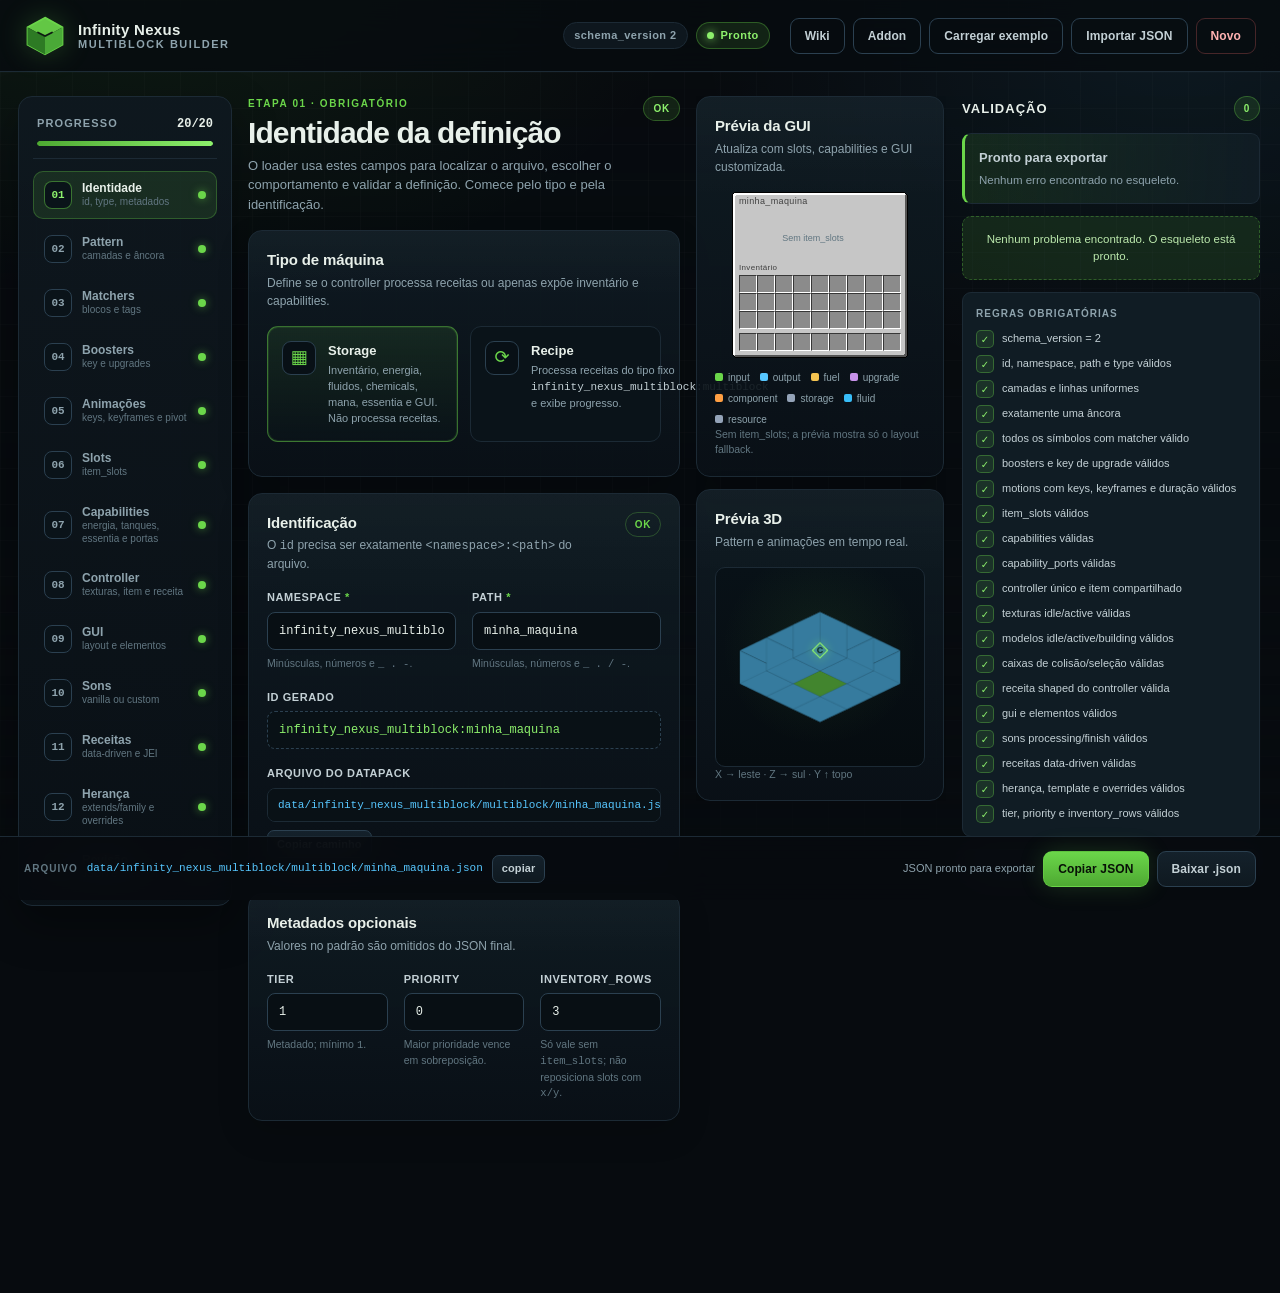
<file: docks/builder/index.html>
<!DOCTYPE html>
<html lang="pt-BR">
<head>
  <meta charset="utf-8">
  <meta name="viewport" content="width=device-width, initial-scale=1">
  <meta name="description" content="Builder visual de multiblocos data-driven do Infinity Nexus Multiblock, schema_version 2.">
  <title>Infinity Nexus · Multiblock Builder</title>
  <link rel="stylesheet" href="styles.css">
</head>
<body>
  <div class="app-backdrop" aria-hidden="true"></div>

  <header class="app-header">
    <a class="brand" href="#" aria-label="Infinity Nexus Multiblock Builder">
      <span class="brand-mark" aria-hidden="true">
        <svg viewBox="0 0 48 48" role="img">
          <path d="M24 3 44 14v20L24 45 4 34V14Z" fill="#0d1a12" stroke="#6bd64a" stroke-width="2"></path>
          <path d="M24 3 44 14 24 25 4 14Z" fill="#6bd64a" opacity="0.92"></path>
          <path d="M4 14 24 25v20L4 34Z" fill="#2d7a24"></path>
          <path d="M44 14 24 25v20l20-11Z" fill="#4aa937"></path>
          <path d="M16 20 24 24l8-4" fill="none" stroke="#0d1a12" stroke-width="2" stroke-linecap="round"></path>
        </svg>
      </span>
      <span class="brand-copy">
        <strong>Infinity Nexus</strong>
        <small>Multiblock Builder</small>
      </span>
    </a>

    <div class="header-meta">
      <span class="pill pill-muted">schema_version 2</span>
      <span class="pill pill-status" id="statusPill" data-tone="ok">Pronto</span>
    </div>

    <div class="header-actions">
      <a class="btn btn-ghost" href="../wiki/index.html" title="Wiki do desenvolvedor">Wiki</a>
      <a class="btn btn-ghost" href="../wiki/addons.html" title="Guia para criar addons de recursos">Addon</a>
      <button type="button" class="btn btn-ghost" id="loadExampleBtn">Carregar exemplo</button>
      <button type="button" class="btn btn-ghost" id="importBtn">Importar JSON</button>
      <button type="button" class="btn btn-ghost btn-danger" id="resetBtn">Novo</button>
    </div>
  </header>

  <div class="app-shell">
    <nav class="step-nav" id="stepNav" aria-label="Etapas do builder"></nav>

    <main class="workspace" id="workspace">
      <div class="workspace-main">
        <div class="banner banner-import" id="importBanner" role="status" hidden></div>

      <section class="view" data-view="identity" aria-labelledby="identityTitle">
        <div class="view-head">
          <div>
            <p class="eyebrow">Etapa 01 · obrigatório</p>
            <h1 id="identityTitle">Identidade da definição</h1>
            <p class="view-subtitle">O loader usa estes campos para localizar o arquivo, escolher o comportamento e validar a definição. Comece pelo tipo e pela identificação.</p>
          </div>
          <span class="badge badge-neutral" id="identityBadge">Pendente</span>
        </div>

        <div class="panel">
          <div class="panel-head">
            <div>
              <h2>Tipo de máquina</h2>
              <p class="panel-subtitle">Define se o controller processa receitas ou apenas expõe inventário e capabilities.</p>
            </div>
          </div>

          <div class="type-options" role="radiogroup" aria-label="Tipo da máquina">
            <label class="type-card">
              <input type="radio" name="multiblockType" value="storage" data-bind="type">
              <span class="type-card-body">
                <span class="type-icon" aria-hidden="true">▦</span>
                <span>
                  <strong>Storage</strong>
                  <small>Inventário, energia, fluidos, chemicals, mana, essentia e GUI. Não processa receitas.</small>
                </span>
              </span>
            </label>
            <label class="type-card">
              <input type="radio" name="multiblockType" value="recipe" data-bind="type">
              <span class="type-card-body">
                <span class="type-icon" aria-hidden="true">⟳</span>
                <span>
                  <strong>Recipe</strong>
                  <small>Processa receitas do tipo fixo <code>infinity_nexus_multiblock:multiblock</code> e exibe progresso.</small>
                </span>
              </span>
            </label>
          </div>

        </div>

        <div class="panel">
          <div class="panel-head">
            <div>
              <h2>Identificação</h2>
              <p class="panel-subtitle">O <code>id</code> precisa ser exatamente <code>&lt;namespace&gt;:&lt;path&gt;</code> do arquivo.</p>
            </div>
            <span class="status-chip" data-for="identity">Verificando</span>
          </div>

          <div class="form-grid">
            <div class="field">
              <label for="namespace">namespace <span class="required">*</span></label>
              <input id="namespace" data-bind="namespace" type="text" spellcheck="false" autocomplete="off" placeholder="mymod">
              <p class="field-hint">Minúsculas, números e <code>_ . -</code>.</p>
              <p class="field-error" data-error-for="namespace"></p>
            </div>

            <div class="field">
              <label for="path">path <span class="required">*</span></label>
              <input id="path" data-bind="path" type="text" spellcheck="false" autocomplete="off" placeholder="minha_maquina">
              <p class="field-hint">Minúsculas, números e <code>_ . / -</code>.</p>
              <p class="field-error" data-error-for="path"></p>
            </div>

            <div class="field field-wide">
              <span class="field-label">ID gerado</span>
              <output class="code-preview" id="idPreview">infinity_nexus_multiblock:minha_maquina</output>
              <p class="field-error" data-error-for="id"></p>
            </div>

            <div class="field field-wide">
              <span class="field-label">Arquivo do datapack</span>
              <div class="path-row">
                <code id="filePathPreview">data/infinity_nexus_multiblock/multiblock/minha_maquina.json</code>
                <button type="button" class="btn btn-tiny" id="copyPathInlineBtn">Copiar caminho</button>
              </div>
            </div>
          </div>
        </div>

        <div class="panel">
          <div class="panel-head">
            <div>
              <h2>Metadados opcionais</h2>
              <p class="panel-subtitle">Valores no padrão são omitidos do JSON final.</p>
            </div>
          </div>
          <div class="form-grid form-grid-three">
            <div class="field">
              <label for="tier">tier</label>
              <input id="tier" data-bind="tier" type="number" min="1" step="1" value="1">
              <p class="field-hint">Metadado; mínimo <code>1</code>.</p>
              <p class="field-error" data-error-for="tier"></p>
            </div>
            <div class="field">
              <label for="priority">priority</label>
              <input id="priority" data-bind="priority" type="number" step="1" value="0">
              <p class="field-hint">Maior prioridade vence em sobreposição.</p>
              <p class="field-error" data-error-for="priority"></p>
            </div>
            <div class="field">
              <label for="inventoryRows">inventory_rows</label>
              <input id="inventoryRows" data-bind="inventoryRows" type="number" min="1" max="6" step="1" value="3">
              <p class="field-hint">Só vale sem <code>item_slots</code>; não reposiciona slots com <code>x/y</code>.</p>
              <p class="field-error" data-error-for="inventoryRows"></p>
            </div>
          </div>
        </div>

        <div class="panel" id="extrasPanel" hidden>
          <div class="panel-head">
            <div>
              <h2>Campos preservados</h2>
              <p class="panel-subtitle">Estes campos vieram do JSON importado. Eles serão mantidos no download, mas ainda não são editados nem validados nesta fase.</p>
            </div>
          </div>
          <div class="chips" id="extrasChips"></div>
        </div>

        <div class="callout callout-info" id="namespaceCallout"></div>
      </section>

      <section class="view" data-view="pattern" aria-labelledby="patternTitle" hidden>
        <div class="view-head">
          <div>
            <p class="eyebrow">Etapa 02 · obrigatório</p>
            <h1 id="patternTitle">Pattern da estrutura</h1>
            <p class="view-subtitle">Pinte as camadas de baixo para cima. A orientação canônica olha para <strong>south</strong>; o jogo rotaciona tudo conforme o <code>FACING</code> do controller.</p>
          </div>
          <span class="badge badge-neutral" id="patternBadge">Pendente</span>
        </div>

        <div class="pattern-layout">
          <div class="panel pattern-main">
            <div class="panel-head panel-head-wrap">
              <div>
                <h2>Editor de camadas</h2>
                <p class="panel-subtitle" id="patternMeta">3 × 1 × 3</p>
              </div>
              <div class="toolbar" aria-label="Dimensões do pattern">
                <label class="mini-field">X<input id="sizeX" type="number" min="1" max="64" step="1" value="3"></label>
                <label class="mini-field">Z<input id="sizeZ" type="number" min="1" max="64" step="1" value="3"></label>
                <label class="mini-field">Y<input id="sizeY" type="number" min="1" max="32" step="1" value="1"></label>
                <label class="mini-field mini-field-anchor">Âncora<input id="anchorSymbol" type="text" maxlength="1" value="C" spellcheck="false"></label>
                <button type="button" class="btn btn-tiny" id="patternFullscreenBtn" aria-pressed="false" title="Tela cheia do pattern">tela cheia</button>
              </div>
            </div>

            <div class="layer-strip">
              <div class="layer-tabs" id="layerTabs" role="tablist" aria-label="Camadas"></div>
              <div class="layer-tools">
                <button type="button" class="btn btn-tiny" id="addLayerBtn">+ camada</button>
                <button type="button" class="btn btn-tiny" id="duplicateLayerBtn">duplicar</button>
                <button type="button" class="btn btn-tiny btn-danger" id="removeLayerBtn">remover</button>
              </div>
            </div>

            <div class="grid-scroller" id="gridScroller">
              <div class="layer-grid" id="layerGrid" tabindex="0" role="grid" aria-label="Grade da camada ativa"></div>
            </div>

            <p class="field-error pattern-error" data-error-for="pattern"></p>
            <p class="field-error pattern-error" data-error-for="anchor"></p>

            <div class="pattern-foot">
              <div class="legend" id="legend" aria-label="Legenda de símbolos"></div>
              <p class="grid-help">Clique ou arraste para pintar. Botão direito apaga. Com foco na grade, use as setas, Enter e Backspace.</p>
            </div>
          </div>
        </div>
      </section>

      <section class="view" data-view="matchers" aria-labelledby="matchersTitle" hidden>
        <div class="view-head">
          <div>
            <p class="eyebrow">Etapa 03 · obrigatório</p>
            <h1 id="matchersTitle">Matchers dos símbolos</h1>
            <p class="view-subtitle">Cada símbolo não-âncora precisa apontar para um bloco, uma tag ou um bloco/tag com blockstate específico. A key de upgrade é a exceção: ela não tem matcher.</p>
          </div>
          <span class="badge badge-neutral" id="matchersBadge">Pendente</span>
        </div>

        <div class="panel">
          <div class="panel-head">
            <div>
              <h2>Símbolos usados</h2>
              <p class="panel-subtitle">A ordem dos matchers não importa para o loader.</p>
            </div>
          </div>
          <div id="missingMatchers"></div>
          <div class="matcher-list" id="matcherList"></div>
        </div>

        <div class="callout callout-warning">
          <strong>Validação offline:</strong> o builder confere o formato dos IDs, mas não tem o registro de blocos do jogo. IDs inexistentes e propriedades de blockstate só são rejeitados pelo servidor no <code>/reload</code>.
        </div>
      </section>

      <section class="view" data-view="upgrades" aria-labelledby="upgradesTitle" hidden>
        <div class="view-head">
          <div>
            <p class="eyebrow">Etapa 04 · opcional</p>
            <h1 id="upgradesTitle">Boosters e upgrades</h1>
            <p class="view-subtitle">Blocos colocados nas células de upgrade do pattern, fora da estrutura obrigatória, dão bônus conforme o tipo: recipe usa output/speed/energy/efficiency/thread; storage usa damage. A key de upgrade é uma célula do pattern sem matcher.</p>
          </div>
          <span class="badge badge-neutral" id="upgradesBadge">Opcional</span>
        </div>

        <div class="panel" id="upgradeModePanel">
          <div class="panel-head panel-head-wrap">
            <div>
              <h2>tipo de boosters</h2>
              <p class="panel-subtitle" id="upgradeModeSummary">Escolha se a máquina terá boosters.</p>
            </div>
          </div>
          <div class="controller-mode-options" id="upgradeModeOptions">
            <label class="controller-mode-option">
              <input type="radio" name="upgradeMode" value="none" checked>
              <span><strong>Sem boosters</strong><small>O JSON não inclui <code>upgrades</code> e as células da key não existem.</small></span>
            </label>
            <label class="controller-mode-option">
              <input type="radio" name="upgradeMode" value="custom">
              <span><strong>Custom</strong><small>Define a key de upgrade e a lista de boosters com matcher, modifier, mode, valor e limite.</small></span>
            </label>
          </div>
        </div>

        <div id="upgradeEditorArea" hidden>
          <div class="panel">
            <div class="panel-head panel-head-wrap">
              <div>
                <h2>key de upgrade</h2>
                <p class="panel-subtitle">Um único caractere, diferente da âncora e sem matcher. Pinte esse símbolo no pattern.</p>
              </div>
              <button type="button" class="btn btn-tiny" id="upgradePaintKeyBtn">pintar no pattern</button>
            </div>
            <div class="form-grid form-grid-three">
              <div class="field">
                <label for="upgradeKey">key</label>
                <input id="upgradeKey" data-upgrade-field="key" type="text" maxlength="1" spellcheck="false" autocomplete="off" placeholder="U">
                <p class="field-hint">A key aparece no pattern e não entra em matchers.</p>
                <p class="field-error" data-error-for="upgradeKey"></p>
              </div>
              <div class="field">
                <span class="field-label">células no pattern</span>
                <output class="code-preview" id="upgradeCellsPreview">0</output>
                <p class="field-hint">A key precisa aparecer em pelo menos uma célula.</p>
              </div>
              <div class="field">
                <span class="field-label">boosters</span>
                <output class="code-preview" id="upgradeCountPreview">0</output>
                <p class="field-hint">Cada booster conta até <code>max_blocks</code> blocos.</p>
              </div>
            </div>
          </div>

          <div class="panel">
            <div class="panel-head panel-head-wrap">
              <div>
                <h2>boosters</h2>
                <p class="panel-subtitle" id="upgradeBoostersSummary">Nenhum booster.</p>
              </div>
              <button type="button" class="btn btn-tiny" id="addUpgradeBoosterBtn">+ booster</button>
            </div>
            <div class="missing-empty" id="upgradeBoostersEmpty">Adicione um booster para começar.</div>
            <div class="matcher-list" id="upgradeBoosterList"></div>
          </div>

          <div class="panel" id="upgradeSimulationPanel">
            <div class="panel-head panel-head-wrap">
              <div>
                <h2>simulação com receita</h2>
                <p class="panel-subtitle">Importe uma recipe para ver o efeito dos boosters ativos. A simulação não altera o JSON exportado.</p>
              </div>
              <div class="upgrade-sim-actions">
                <button type="button" class="btn btn-tiny" id="upgradeRecipeImportBtn">importar recipe</button>
                <button type="button" class="btn btn-tiny" id="upgradeRecipeSimulateBtn">simular</button>
                <button type="button" class="btn btn-tiny" id="upgradeRecipeClearBtn">limpar</button>
              </div>
            </div>
            <input type="file" id="upgradeRecipeFile" accept="application/json,.json" hidden>
            <div class="form-grid">
              <div class="field">
                <label for="upgradeRecipeJson">recipe (JSON)</label>
                <textarea id="upgradeRecipeJson" rows="8" spellcheck="false" placeholder='{"type":"infinity_nexus_multiblock:multiblock","time":100,"inputs":[],"outputs":[]}'></textarea>
                <p class="field-hint">Cole o JSON ou use <strong>importar recipe</strong>. A recipe do builder não é alterada.</p>
                <p class="field-error" data-error-for="upgradeRecipeJson"></p>
              </div>
              <div class="field">
                <span class="field-label">receita importada</span>
                <output class="code-preview" id="upgradeRecipeSummary">Nenhuma recipe importada.</output>
                <p class="field-hint">Os valores base vêm de <code>time</code>, inputs e outputs.</p>
              </div>
            </div>
            <div id="upgradeSimulationCounts" class="upgrade-sim-counts"></div>
            <div id="upgradeSimulationResults" class="upgrade-sim-results"></div>
          </div>

          <div class="panel">
            <div class="panel-head">
              <div>
                <h2>JSON gerado</h2>
                <p class="panel-subtitle">Prévia do campo <code>upgrades</code> exportado.</p>
              </div>
            </div>
            <code class="matcher-json slot-json" id="upgradeJson"></code>
          </div>

          <div class="callout callout-info">
            <strong>Como funciona:</strong> cada célula da key conta para os boosters cujo matcher casar, até <code>max_blocks</code>. Em <code>recipe</code>, use <code>output</code>, <code>speed</code>, <code>energy</code>, <code>efficiency</code> e <code>thread</code>; em <code>storage</code>, use <code>damage</code>. <code>output</code>, <code>thread</code> e <code>damage</code> aumentam; <code>speed</code>, <code>energy</code> e <code>efficiency</code> reduzem. <code>additive</code> soma <code>n × valor</code>, <code>multiplicative</code> multiplica por <code>(1 ± valor)^n</code> e <code>flat</code> usa unidades absolutas. Em reduções multiplicativas o valor precisa ser menor que 1.
          </div>
        </div>
      </section>

      <section class="view" data-view="motions" aria-labelledby="motionsTitle" hidden>
        <div class="view-head">
          <div>
            <p class="eyebrow">Etapa 05 · opcional</p>
            <h1 id="motionsTitle">Animações das partes</h1>
            <p class="view-subtitle">Cada motion move um conjunto de keys do pattern. O preview 3D usa o multibloco inteiro como centro; arraste para orbitar e use o scroll para o zoom.</p>
          </div>
          <span class="badge badge-neutral" id="motionsBadge">Opcional</span>
        </div>

        <div id="motionGlobalFeedback" class="callout callout-info" hidden></div>

        <div class="panel" id="motionModePanel">
          <div class="panel-head panel-head-wrap">
            <div>
              <h2>tipo de animação</h2>
              <p class="panel-subtitle" id="motionModeSummary">Escolha se a máquina terá motions.</p>
            </div>
          </div>
          <div class="controller-mode-options" id="motionModeOptions">
            <label class="controller-mode-option">
              <input type="radio" name="motionMode" value="none" checked>
              <span><strong>Sem animação</strong><small>A máquina fica estática e o JSON não inclui <code>motions</code>.</small></span>
            </label>
            <label class="controller-mode-option">
              <input type="radio" name="motionMode" value="custom">
              <span><strong>Custom</strong><small>Define motions por keys do pattern, com pivot, keyframes, dano e NBT.</small></span>
            </label>
          </div>
        </div>

        <div id="motionEditorArea" hidden>
        <div class="motion-editor-bar">
          <div class="motion-editor-heading">
            <span class="motion-editor-kicker">editor</span>
            <strong>Animações</strong>
            <span class="motion-editor-hint">lista, preview e propriedades</span>
          </div>
          <button type="button" class="btn btn-tiny" id="motionEditorCloseBtn">fechar</button>
        </div>

        <div class="motion-layout">
          <div class="motion-stage">
            <div class="motion-stage-head">
              <div>
                <h2>Preview 3D</h2>
                <p class="panel-subtitle" id="motionStageMeta">Nenhuma motion. Use editar para montar a primeira.</p>
              </div>
              <div class="button-row">
                <button type="button" class="btn btn-tiny" id="motionPlayBtn" aria-pressed="false">play</button>
                <label class="motion-camera">câmera
                  <select id="motionCamera">
                    <option value="isometric" selected>isométrico</option>
                    <option value="front">frente</option>
                    <option value="back">trás</option>
                    <option value="side">lado</option>
                    <option value="top">topo</option>
                    <option value="bottom">baixo</option>
                    <option value="free">livre</option>
                  </select>
                </label>
                <button type="button" class="btn btn-tiny" id="motionResetTimeBtn">início</button>
                <button type="button" class="btn btn-tiny" id="motionResetViewBtn">resetar câmera</button>
                <button type="button" class="btn btn-tiny btn-primary" id="motionFullscreenBtn" aria-pressed="false" title="Abrir o editor de animações">editar</button>
                <button type="button" class="btn btn-tiny motion-panel-toggle" id="motionPanelBtn" aria-pressed="false" hidden>painel</button>
              </div>
            </div>
            <div class="motion-canvas-wrap" id="motionCanvasWrap">
              <canvas id="motionPreviewCanvas" aria-label="Preview 3D das animações"></canvas>
            </div>
            <div class="motion-controls">
              <label class="motion-control-time">tempo
                <input type="range" id="motionTimeRange" min="0" max="0" step="1" value="0">
                <span id="motionTimeLabel">0 / 0 ticks</span>
              </label>
              <label>velocidade
                <select id="motionSpeed">
                  <option value="0.25">0.25x</option>
                  <option value="0.5">0.5x</option>
                  <option value="1" selected>1x</option>
                  <option value="2">2x</option>
                  <option value="4">4x</option>
                </select>
              </label>
              <label class="motion-control-opacity">opacidade
                <input type="range" id="motionOpacity" min="0.15" max="1" step="0.05" value="0.65">
                <span id="motionOpacityLabel">65%</span>
              </label>
            </div>
            <div class="motion-timeline-wrap">
              <div class="motion-timeline" id="motionTimeline"></div>
            </div>
            <div class="motion-summary" id="motionSummary" hidden></div>
          </div>

          <div class="motion-workspace">
            <div class="panel motion-list-panel">
              <div class="panel-head panel-head-wrap">
                <div>
                  <h2>Motions</h2>
                  <p class="panel-subtitle">Lista por keys do pattern. Clique para editar.</p>
                </div>
                <button type="button" class="btn btn-tiny" id="addMotionBtn">+ motion</button>
              </div>
              <div class="motion-list" id="motionList"></div>
            </div>
            <div class="panel motion-editor-panel">
              <div class="panel-head">
                <div>
                  <h2>Editor</h2>
                  <p class="panel-subtitle">Pivot, keyframes, dano e NBT da parte selecionada.</p>
                </div>
              </div>
              <div id="motionDetail"></div>
            </div>
          </div>
        </div>

        <div class="callout callout-info motion-help-callout">
          <strong>Como funciona:</strong> em <code>recipe</code>, as motions rodam durante uma receita válida; em <code>storage</code>, ficam sempre ativas enquanto o multibloco está montado. <code>fill_speed</code> acelera a animação conforme o inventário/tanques enchem (até 2x). A âncora nunca se move; cada key pertence a no máximo uma motion; sem pivot explícito o centro da caixa da parte é usado. As unidades são ticks (20 por segundo), offset em blocos e rotação em graus.
        </div>
        </div>
      </section>

      <section class="view" data-view="slots" aria-labelledby="slotsTitle" hidden>
        <div class="view-head">
          <div>
            <p class="eyebrow">Etapa 06 · opcional</p>
            <h1 id="slotsTitle">Slots de itens</h1>
            <p class="view-subtitle">Define o inventário por <code>item_slots</code>. Com <code>x/y</code>, o layout padrão respeita a posição; sem posição, usa a grade automática.</p>
          </div>
          <span class="badge badge-neutral" id="slotsBadge">Pendente</span>
        </div>

        <div class="panel" id="slotsPanel">
          <div class="panel-head panel-head-wrap">
            <div>
              <h2>item_slots</h2>
              <p class="panel-subtitle" id="slotsSummary">Sem item_slots; o inventário usa inventory_rows.</p>
            </div>
            <div class="button-row">
              <button type="button" class="btn btn-tiny" id="addSlotBtn">+ slot</button>
              <button type="button" class="btn btn-tiny btn-danger" id="useInventoryRowsBtn">usar inventory_rows</button>
            </div>
          </div>
          <div class="missing-empty" id="slotsEmpty"></div>
          <div class="slot-list" id="slotList"></div>
        </div>

        <div class="callout callout-info">
          No layout padrão, slots com <code>x/y</code> válidos mantêm a posição e os demais entram na grade automática de 18 px. Em GUI customizada, slots sem posição ficam apenas para automação.
          O <code>filter</code> aceita item ou tag; sem filtro, o slot aceita qualquer item. Slots <code>output</code> não usam filtro.
        </div>
      </section>

      <section class="view" data-view="capabilities" aria-labelledby="capabilitiesTitle" hidden>
        <div class="view-head">
          <div>
            <p class="eyebrow">Etapa 07 · opcional</p>
            <h1 id="capabilitiesTitle">Energia, fluidos, chemicals, mana e essentia</h1>
            <p class="view-subtitle">Define <code>capabilities.energy</code>, <code>capabilities.fluids</code>, <code>capabilities.chemical</code>, <code>capabilities.mana</code>, <code>capabilities.essentia</code> e os filtros de bloco em <code>capability_ports</code>. Itens usam o inventário da máquina; energia, tanques e essentia são opcionais.</p>
          </div>
          <span class="badge badge-neutral" id="capabilitiesBadge">Pendente</span>
        </div>

        <div class="panel" id="capabilitiesPanel">
          <div class="panel-head panel-head-wrap">
            <div>
              <h2>capabilities</h2>
              <p class="panel-subtitle" id="capabilitiesSummary">Sem capabilities; a máquina não expõe energia/fluidos/chemicals/mana/essentia.</p>
            </div>
            <div class="button-row">
              <button type="button" class="btn btn-tiny" id="addEnergyBtn"
                title="Adiciona energia (FE) à máquina. Define capabilities.energy e permite energy_bar.">+ energia</button>
              <button type="button" class="btn btn-tiny" id="addFluidBtn"
                title="Adiciona um tanque de fluido. Define capabilities.fluids e permite fluid_bar.">+ tanque</button>
              <button type="button" class="btn btn-tiny" id="addChemicalBtn"
                title="Adiciona um tanque de chemical. Requer Mekanism para funcionar.">+ chemical</button>
              <button type="button" class="btn btn-tiny" id="addManaBtn"
                title="Adiciona um tanque de mana. Requer um addon que registre a capability mana.">+ mana</button>
              <button type="button" class="btn btn-tiny" id="addEssentiaBtn"
                title="Adiciona essentia. Requer o addon Thaumaturge e permite resource_list.">+ essentia</button>
              <button type="button" class="btn btn-tiny btn-danger" id="removeCapabilitiesBtn"
                title="Remove energia, fluidos, chemicals, mana e essentia. Portas e receitas que dependem deles serão ignoradas.">remover capabilities</button>
            </div>
          </div>
          <div class="missing-empty" id="capabilitiesEmpty"></div>
          <div class="capability-list" id="capabilityList"></div>
        </div>

        <div class="panel" id="capabilityPortsPanel">
          <div class="panel-head panel-head-wrap">
            <div>
              <h2>capability_ports</h2>
              <p class="panel-subtitle" id="capabilityPortsSummary">Sem filtro; todas as capabilities usam qualquer bloco formado.</p>
            </div>
          </div>
          <div class="controller-form">
            <div class="field">
              <label for="capabilityPortItem">item</label>
              <input id="capabilityPortItem" type="text" data-capability-port="item"
                spellcheck="false" autocomplete="off" placeholder="I, C ou #minecraft:glass">
              <div class="port-picks" data-port-picks="item" role="group" aria-label="Símbolos do pattern para item"></div>
              <p class="field-hint">Sempre disponível via inventário. Use <code>[]</code> para não expor item.</p>
            </div>
            <div class="field">
              <label for="capabilityPortEnergy">energy</label>
              <input id="capabilityPortEnergy" type="text" data-capability-port="energy"
                spellcheck="false" autocomplete="off" placeholder="C">
              <div class="port-picks" data-port-picks="energy" role="group" aria-label="Símbolos do pattern para energy"></div>
            </div>
            <div class="field">
              <label for="capabilityPortFluid">fluid</label>
              <input id="capabilityPortFluid" type="text" data-capability-port="fluid"
                spellcheck="false" autocomplete="off" placeholder="F ou #minecraft:glass">
              <div class="port-picks" data-port-picks="fluid" role="group" aria-label="Símbolos do pattern para fluid"></div>
            </div>
            <div class="field">
              <label for="capabilityPortChemical">chemical</label>
              <input id="capabilityPortChemical" type="text" data-capability-port="chemical"
                spellcheck="false" autocomplete="off" placeholder="F ou #mekanism:chemicals"
                title="Requer Mekanism para funcionar.">
              <div class="port-picks" data-port-picks="chemical" role="group" aria-label="Símbolos do pattern para chemical"></div>
            </div>
            <div class="field">
              <label for="capabilityPortMana">mana</label>
              <input id="capabilityPortMana" type="text" data-capability-port="mana"
                spellcheck="false" autocomplete="off" placeholder="C"
                title="Requer um addon que registre a capability mana.">
              <div class="port-picks" data-port-picks="mana" role="group" aria-label="Símbolos do pattern para mana"></div>
            </div>
            <div class="field">
              <label for="capabilityPortEssentia">essentia</label>
              <input id="capabilityPortEssentia" type="text" data-capability-port="essentia"
                spellcheck="false" autocomplete="off" placeholder="N"
                title="Requer o addon Thaumaturge para funcionar.">
              <div class="port-picks" data-port-picks="essentia" role="group" aria-label="Símbolos do pattern para essentia"></div>
            </div>
          </div>
          <p class="field-hint" id="capabilityPortAvailability" hidden></p>
          <p class="field-hint" id="capabilityPortSymbols">Símbolos disponíveis no pattern: C, I.</p>
          <p class="field-hint">Vazio libera a capability em qualquer bloco formado. Use <code>[]</code> para não expor nenhum bloco. Clique nos símbolos do pattern para alternar vários ou digite IDs/tags separados por vírgula ou espaço.</p>
        </div>

        <div class="callout callout-info">
          <code>energy.id</code> é o identificador usado por uma <code>energy_bar</code>; <code>fluids[].id</code> identifica cada tanque e não é o tipo do fluido.
          <code>filter</code> aceita um fluido ou tag, como <code>minecraft:water</code> ou <code>#c:water</code>.
          <code>fluids[].port</code> limita o tanque a uma key do pattern (ex.: <code>Z</code>); sem ela, todos os ports de fluido acessam o tanque.
          <code>chemical.tanks[].filter</code> aceita um chemical ou tag e pode listar vários separados por vírgula; portas chemical não usam <code>port</code> por tanque.
          Chemical exige o addon Mekanism e aparece em <code>chemical_bar</code> com <code>capability: "chemical"</code> e <code>slot</code> igual ao id do tanque.
          Mana usa um tanque único com <code>capacity</code>, aparece em <code>chemical_bar</code> com <code>capability: "mana"</code> e <code>slot: "mana"</code>, e exige um addon que registre a capability <code>mana</code>.
          Essentia usa <code>range</code> (1 a 32), aparece em <code>resource_list</code> com <code>capability: "essentia"</code> e <code>width/height</code> múltiplos de <code>18</code>, e exige o addon Thaumaturge.
        </div>
      </section>

      <section class="view" data-view="controller" aria-labelledby="controllerTitle" hidden>
        <div class="view-head">
          <div>
            <p class="eyebrow">Etapa 08 · opcional</p>
            <h1 id="controllerTitle">Controller único e receita</h1>
            <p class="view-subtitle">Escolha o controller padrão ou custom. No custom, o preview usa os modelos do campo model e as texturas vêm do próprio modelo.</p>
          </div>
          <span class="badge badge-neutral" id="controllerBadge">Pendente</span>
        </div>

        <div class="panel" id="controllerModePanel">
          <div class="panel-head panel-head-wrap">
            <div>
              <h2>tipo de controller</h2>
              <p class="panel-subtitle" id="controllerModeSummary">Escolha antes de configurar o visual.</p>
            </div>
          </div>
          <div class="controller-mode-options" id="controllerModeOptions">
            <label class="controller-mode-option">
              <input type="radio" name="controllerMode" value="default" checked>
              <span><strong>Padrão</strong><small>Usa o modelo e as texturas do controller embutido. Sem model ou shape.</small></span>
            </label>
            <label class="controller-mode-option">
              <input type="radio" name="controllerMode" value="custom">
              <span><strong>Custom</strong><small>Usa os modelos do campo model e um shape próprio. A lista de texturas usa as chaves de textura do JSON do modelo; importar é só para visualização.</small></span>
            </label>
          </div>
        </div>

        <div class="panel" id="modelPanel">
          <div class="panel-head panel-head-wrap">
            <div>
              <h2>model</h2>
              <p class="panel-subtitle" id="modelSummary">Sem modelo por definição; usa o modelo padrão do controller.</p>
            </div>
            <div class="button-row">
              <button type="button" class="btn btn-tiny btn-danger" id="resetModelBtn">limpar modelo</button>
            </div>
          </div>
          <p class="field-hint">Ids completos como <code>infinity_nexus_multiblock:block/steam_generator</code>. Estado ausente herda o anterior: <code>active</code> cai em <code>idle</code>; <code>building</code> cai em <code>active</code>/<code>idle</code>. O botão <strong>importar</strong> carrega um JSON local no preview e sugere o id pelo nome do arquivo.</p>
          <div id="modelForm" autocomplete="off">
            <div class="controller-texture-grid">
              <div class="field">
                <label for="modelIdle">idle</label>
                <div class="model-input-row">
                  <input id="modelIdle" type="text" data-model-field="idle" spellcheck="false" autocomplete="off" placeholder="minecraft:block/furnace">
                  <button type="button" class="btn btn-tiny" data-model-import="idle">importar</button>
                </div>
              </div>
              <div class="field">
                <label for="modelActive">active</label>
                <div class="model-input-row">
                  <input id="modelActive" type="text" data-model-field="active" spellcheck="false" autocomplete="off" placeholder="herda idle">
                  <button type="button" class="btn btn-tiny" data-model-import="active">importar</button>
                </div>
              </div>
              <div class="field">
                <label for="modelBuilding">building</label>
                <div class="model-input-row">
                  <input id="modelBuilding" type="text" data-model-field="building" spellcheck="false" autocomplete="off" placeholder="herda active">
                  <button type="button" class="btn btn-tiny" data-model-import="building">importar</button>
                </div>
              </div>
            </div>
          </div>
          <input type="file" id="modelImportInput" accept=".json,application/json" hidden>
          <details class="card-advanced">
            <summary>Código JSON <span class="card-advanced-hint">model</span></summary>
            <div class="card-advanced-body">
              <code class="matcher-json slot-json controller-json" id="modelJson"></code>
            </div>
          </details>
          <p class="matcher-feedback controller-feedback" id="modelFeedback" hidden></p>
        </div>

        <div class="panel" id="modelPreviewPanel">
          <div class="panel-head panel-head-wrap">
            <div>
              <h2>preview do modelo</h2>
              <p class="panel-subtitle" id="modelPreviewSummary">O preview usa o controller padrão ou o campo model.</p>
            </div>
          </div>
          <p class="field-hint">O preview carrega o modelo e resolve as texturas do projeto automaticamente. Alterne entre <code>idle</code>, <code>active</code> e <code>building</code>; estados vazios herdam o anterior. Arraste para girar e use a roda para zoom. Em <code>file://</code> o carregamento automático não funciona.</p>
          <div class="model-preview-toolbar">
            <div class="model-preview-states" id="modelPreviewStateButtons" role="group" aria-label="Estado do modelo">
              <button type="button" class="btn btn-tiny is-active" data-preview-state="idle">Idle</button>
              <button type="button" class="btn btn-tiny" data-preview-state="active">Active</button>
              <button type="button" class="btn btn-tiny" data-preview-state="building">Building</button>
            </div>
            <button type="button" class="btn btn-tiny" id="modelPreviewResetViewBtn">resetar câmera</button>
            <label class="model-preview-toggle"><input type="checkbox" id="modelPreviewFloor" checked> <span>chão cinza</span></label>
            <label class="model-preview-toggle"><input type="checkbox" id="modelPreviewReference" checked> <span>blocos de referência</span></label>
          </div>
          <p class="field-hint">No controller padrão, a lista mostra as seis faces do modelo padrão. No custom, a lista mostra as chaves de textura do JSON do modelo (ex.: <code>#all</code>, <code>#side</code>). No padrão, <strong>importar .png</strong> grava overrides em <code>textures</code>; no custom, é só para visualização, não altera o JSON e fica salvo por estado do preview. Depois do PNG, use <strong>.mcmeta</strong> para animar a textura no preview; o arquivo não é exportado.</p>
          <input type="file" id="modelPreviewTextureInput" accept="image/png,image/*" hidden>
          <input type="file" id="modelPreviewMcmetaInput" accept=".mcmeta,application/json,text/plain" hidden>
          <div class="model-preview-stage" id="modelPreviewStage">
            <canvas id="modelPreviewCanvas" aria-label="Preview 3D do modelo"></canvas>
            <div class="model-preview-empty" id="modelPreviewEmpty">Nenhum modelo carregado.</div>
          </div>
          <div class="model-preview-texture-list" id="modelPreviewTextureList"></div>
          <p class="matcher-feedback controller-feedback" id="modelPreviewFeedback" hidden></p>
        </div>

        <div class="panel" id="shapePanel">
          <div class="panel-head panel-head-wrap">
            <div>
              <h2>shape</h2>
              <p class="panel-subtitle" id="shapeSummary">Sem shape por definição; colisão e seleção usam o cubo completo.</p>
            </div>
            <div class="button-row">
              <button type="button" class="btn btn-tiny" id="shapeFromModelBtn">usar model</button>
              <button type="button" class="btn btn-tiny" id="addShapeBoxBtn">+ caixa</button>
              <button type="button" class="btn btn-tiny btn-danger" id="resetShapeBtn">limpar shape</button>
            </div>
          </div>
          <p class="field-hint">Caixas em pixels de 0 a 16, no espaço do modelo virado para norte. Sem shape, a colisão e a seleção usam o cubo completo. <strong>usar model</strong> usa o <code>model.idle</code>, preserva coordenadas fracionárias e ignora elementos com rotação fora de 90°; elementos fora de 0–16 são ajustados e avisados.</p>
          <div id="shapeList"></div>
          <details class="card-advanced">
            <summary>Código JSON <span class="card-advanced-hint" id="shapeCodeHint">shape</span></summary>
            <div class="card-advanced-body">
              <code class="matcher-json slot-json controller-json" id="shapeJson"></code>
            </div>
          </details>
          <p class="matcher-feedback controller-feedback" id="shapeFeedback" hidden></p>
        </div>

        <div class="panel" id="controllerRecipePanel">
          <div class="panel-head panel-head-wrap">
            <div>
              <h2>recipe</h2>
              <p class="panel-subtitle" id="controllerRecipeSummary">Sem receita shaped para o controller.</p>
            </div>
            <div class="button-row">
              <button type="button" class="btn btn-tiny" id="addControllerRecipeBtn">+ receita do controller</button>
              <button type="button" class="btn btn-tiny btn-danger" id="removeControllerRecipeBtn">remover receita</button>
            </div>
          </div>
          <div class="missing-empty" id="controllerRecipeEmpty">
            Sem receita. O mod não gera crafting do controller.
          </div>
          <div id="controllerRecipeForm" hidden>
            <h3 class="controller-section-title">Pattern 3x3 <span class="controller-optional">clique na letra e depois no slot</span></h3>
            <div class="controller-recipe-tools">
              <div class="controller-recipe-palette" id="controllerRecipePalette" aria-label="Símbolos da receita"></div>
              <div class="controller-recipe-grid" id="controllerRecipeGrid" aria-label="Slots da receita"></div>
            </div>
            <p class="field-hint">Use o botão direito em um slot para apagar. A key abaixo acompanha automaticamente os símbolos usados.</p>

            <h3 class="controller-section-title">Key automática <span class="controller-optional">informe apenas o item</span></h3>
            <div class="controller-recipe-keys" id="controllerRecipeKeyList"></div>
            <p class="field-hint">Aceita item ou tag, como <code>minecraft:iron_ingot</code> ou <code>#c:ingots/copper</code>.</p>

            <code class="matcher-json slot-json controller-json" id="controllerRecipeJson"></code>
            <p class="matcher-feedback controller-feedback" id="controllerRecipeFeedback" hidden></p>
          </div>
        </div>

        <div class="callout callout-info">
          O bloco, o item e o block entity são compartilhados. O controller padrão usa o modelo embutido; o custom usa <code>model</code> e <code>shape</code> por definição. O campo top-level <code>recipe</code> é opcional e gera <code>data/&lt;namespace&gt;/recipe/controller/&lt;path&gt;.json</code> com resultado <code>infinity_nexus_multiblock:multiblock_controller</code>.
        </div>
      </section>

      <section class="view" data-view="gui" aria-labelledby="guiTitle" hidden>
        <div class="view-head">
          <div>
            <p class="eyebrow">Etapa 09 · opcional</p>
            <h1 id="guiTitle">GUI e elementos</h1>
            <p class="view-subtitle">Personaliza o layout da GUI. Sem uma GUI customizada, o loader usa 176x166 e o inventário do jogador.</p>
          </div>
          <span class="badge badge-neutral" id="guiBadge">Pendente</span>
        </div>

        <div class="panel" id="guiPanel">
          <div class="panel-head panel-head-wrap">
            <div>
              <h2>gui</h2>
              <p class="panel-subtitle" id="guiSummary">Sem GUI customizada; o loader usa o layout fallback 176x166.</p>
            </div>
            <div class="button-row">
              <button type="button" class="btn btn-tiny" id="addGuiBtn">+ gui</button>
              <button type="button" class="btn btn-tiny btn-danger" id="removeGuiBtn">remover gui</button>
            </div>
          </div>
          <div class="missing-empty" id="guiEmpty"></div>
          <div id="guiForm" hidden>
            <h3 class="controller-section-title">Layout visual <span class="controller-optional">arraste para posicionar</span></h3>
            <div class="gui-canvas-wrap" id="guiCanvasWrap" hidden>
              <div class="gui-canvas" id="guiCanvas" aria-label="Prévia interativa da GUI"></div>
            </div>
            <p class="field-hint">Arraste energia, fluidos, progresso, entidade e demais elementos para ajustar <code>x/y</code>. Os campos numéricos continuam valendo para largura, altura e demais propriedades.</p>
            <p class="field-hint">Novos elementos começam com o layout do <code>spawner</code>: título em <code>8,4</code>, texto em <code>8,75</code>, inventário em <code>8,84</code>, barras em <code>158/148/138,10</code> com <code>8x64</code> e entidade em <code>96,18</code> com <code>36x36</code>. Slots começam em <code>8,16</code> e avançam <code>18</code> px, com 9 por linha.</p>

            <details class="card-advanced gui-properties" id="guiProperties">
              <summary>Propriedades <span class="card-advanced-hint">tamanho, textura e importação</span></summary>
              <div class="card-advanced-body">
                <div class="controller-form gui-properties-form">
                  <div class="field field-wide gui-texture-field">
                    <label for="guiTexture">texture</label>
                    <div class="gui-texture-row">
                      <input id="guiTexture" type="text" data-gui-field="texture" spellcheck="false" autocomplete="off" placeholder="infinity_nexus_multiblock:textures/gui/minha_maquina.png">
                      <input id="guiTextureUpload" type="file" accept="image/png" hidden>
                      <button type="button" class="btn btn-tiny" id="guiTextureUploadBtn">importar PNG</button>
                      <button type="button" class="btn btn-tiny btn-danger" id="guiTextureResetBtn" hidden>usar padrão</button>
                    </div>
                  </div>
                  <div class="field">
                    <label for="guiWidth">width</label>
                    <input id="guiWidth" type="number" min="1" max="4096" step="1" data-gui-field="width" placeholder="176">
                  </div>
                  <div class="field">
                    <label for="guiHeight">height</label>
                    <input id="guiHeight" type="number" min="1" max="4096" step="1" data-gui-field="height" placeholder="166">
                  </div>
                  <div class="field">
                    <label for="guiTextureWidth">texture_width</label>
                    <input id="guiTextureWidth" type="number" min="1" max="4096" step="1" data-gui-field="textureWidth" placeholder="256">
                  </div>
                  <div class="field">
                    <label for="guiTextureHeight">texture_height</label>
                    <input id="guiTextureHeight" type="number" min="1" max="4096" step="1" data-gui-field="textureHeight" placeholder="256">
                  </div>
                </div>
                <p class="grid-help" id="guiTextureHint"></p>
              </div>
            </details>

            <h3 class="controller-section-title">Elementos <span class="controller-optional">opcional</span></h3>
            <div class="gui-add-row">
              <select id="guiElementType" aria-label="Tipo do novo elemento">
                <option value="title">title</option>
                <option value="text">text</option>
                <option value="player_inventory">player_inventory</option>
                <option value="slot">slot</option>
                <option value="energy_bar">energy_bar</option>
                <option value="fluid_bar">fluid_bar</option>
                <option value="chemical_bar">chemical_bar</option>
                <option value="mana_bar">mana_bar</option>
                <option value="resource_list">resource_list</option>
                <option value="progress_bar">progress_bar</option>
                <option value="arrow">arrow</option>
                <option value="entity">entity</option>
                <option value="booster_button">booster_button</option>
              </select>
              <button type="button" class="btn btn-tiny" id="addGuiElementBtn">+ elemento</button>
            </div>
            <p class="grid-help" id="guiElementHint" hidden></p>
            <div class="gui-element-list" id="guiElementList"></div>

            <code class="matcher-json slot-json gui-json" id="guiJson"></code>
            <p class="matcher-feedback gui-feedback" id="guiFeedback" hidden></p>
          </div>
        </div>

        <div class="callout callout-info">
          Uma GUI customizada exige exatamente um <code>player_inventory</code>. <code>item_slots</code> só é obrigatório quando houver elementos <code>slot</code> ou posições <code>x/y</code>; sem slots de item, a GUI pode ter só barras. Barras precisam apontar para a energia, o tanque ou a mana existente; <code>resource_list</code> exige <code>capabilities.essentia</code>, <code>capability: "essentia"</code> e <code>width/height</code> múltiplos de <code>18</code>;              <code>progress_bar</code>, <code>arrow</code> e <code>entity</code> só valem em máquinas <code>type=recipe</code>. <code>entity</code> mostra as entidades de <code>inputs</code>/<code>outputs</code> da receita, usa <code>x/y/width/height</code> e exige <code>width/height</code> múltiplos de <code>18</code> (mínimo <code>18</code>), com paginação quando não couberem. <code>booster_button</code> só aparece quando há boosters e, ao ser clicado, destaca no mundo as células de upgrade; o padrão é <code>8x8</code> no canto superior direito com o texto <code>B</code>. Elementos <code>slot</code> usam a referência de <code>item_slots</code>; slots com <code>x/y</code> não podem ser misturados com eles.
        </div>
      </section>

      <section class="view" data-view="sounds" aria-labelledby="soundsTitle" hidden>
        <div class="view-head">
          <div>
            <p class="eyebrow">Etapa 10 · opcional</p>
            <h1 id="soundsTitle">Sons</h1>
            <p class="view-subtitle">Escolha um som vanilla na lista ou digite um <code>namespace:path</code> do seu próprio resource pack. <code>processing</code> toca enquanto a receita avança; <code>finish</code> toca ao completar.</p>
          </div>
          <span class="badge badge-neutral" id="soundsBadge">Pendente</span>
        </div>

        <div class="panel" id="soundsPanel">
          <div class="panel-head">
            <div>
              <h2>sounds</h2>
              <p class="panel-subtitle" id="soundsSummary">Sem sons; a máquina permanece silenciosa.</p>
            </div>
          </div>
          <div class="controller-form">
            <div class="field field-wide">
              <label for="soundProcessing">processing</label>
              <div class="sound-input-row">
                <input id="soundProcessing" type="text" list="minecraftSoundList" data-sound-field="processing"
                  spellcheck="false" autocomplete="off" placeholder="minecraft:block.furnace.fire_crackle">
                <button type="button" class="btn btn-tiny" data-sound-upload="processing">importar .ogg</button>
              </div>
              <div class="sound-upload-row" data-sound-upload-row="processing" hidden>
                <button type="button" class="btn btn-tiny" data-sound-play="processing" aria-pressed="false" disabled>play</button>
                <button type="button" class="btn btn-tiny" data-sound-copy="processing" disabled>copiar sounds.json</button>
                <button type="button" class="btn btn-tiny btn-danger" data-sound-clear="processing">remover arquivo</button>
                <span class="sound-file-label" data-sound-file-label="processing"></span>
              </div>
              <p class="field-hint">Toca a cada 20 ticks enquanto houver progresso. Vazio desativa o som. O upload local só toca no navegador; o JSON exportado guarda apenas o ID.</p>
              <p class="field-error" data-error-for="soundProcessing"></p>
            </div>
            <div class="field field-wide">
              <label for="soundFinish">finish</label>
              <div class="sound-input-row">
                <input id="soundFinish" type="text" list="minecraftSoundList" data-sound-field="finish"
                  spellcheck="false" autocomplete="off" placeholder="minecraft:block.anvil.use">
                <button type="button" class="btn btn-tiny" data-sound-upload="finish">importar .ogg</button>
              </div>
              <div class="sound-upload-row" data-sound-upload-row="finish" hidden>
                <button type="button" class="btn btn-tiny" data-sound-play="finish" aria-pressed="false" disabled>play</button>
                <button type="button" class="btn btn-tiny" data-sound-copy="finish" disabled>copiar sounds.json</button>
                <button type="button" class="btn btn-tiny btn-danger" data-sound-clear="finish">remover arquivo</button>
                <span class="sound-file-label" data-sound-file-label="finish"></span>
              </div>
              <p class="field-hint">Toca uma vez quando a receita completa. Vazio desativa o som. O upload local só toca no navegador; o JSON exportado guarda apenas o ID.</p>
              <p class="field-error" data-error-for="soundFinish"></p>
            </div>
          </div>
          <datalist id="minecraftSoundList"></datalist>
          <input type="file" id="soundUploadInput" accept=".ogg,audio/ogg" hidden>
          <p class="grid-help" id="minecraftSoundStatus">Carregando lista de sons vanilla...</p>
        </div>

        <div class="callout callout-info">
          A lista vem de <code>data/minecraft_sounds.json</code>, gerada a partir do <code>sounds.json</code> do Minecraft 26.1.2 (1902 eventos).
          Você pode importar um <code>.ogg</code> local para preencher o ID e ouvir no navegador; o arquivo não é exportado nem persistido (reimporte após recarregar).
          Para usar no jogo, adicione o <code>.ogg</code> em <code>assets/&lt;namespace&gt;/sounds/&lt;path&gt;.ogg</code> e a entrada em
          <code>assets/&lt;namespace&gt;/sounds.json</code>. Sons só são reproduzidos em máquinas <code>type=recipe</code>.
        </div>
      </section>

      <section class="view" data-view="recipes" aria-labelledby="recipesTitle" hidden>
        <div class="view-head">
          <div>
            <p class="eyebrow">Etapa 11 · opcional</p>
            <h1 id="recipesTitle">Receitas data-driven</h1>
            <p class="view-subtitle">Crie os arquivos de receita em <code>data/&lt;namespace&gt;/recipe/</code>. O tipo é fixo e o builder preenche <code>definition</code> automaticamente.</p>
          </div>
          <span class="badge badge-neutral" id="recipesBadge">Opcional</span>
        </div>

        <div class="callout callout-warn" id="recipeNote" hidden>
          Esta definição é <code>storage</code>; receitas não serão processadas por ela. Use uma máquina <code>type=recipe</code>.
        </div>

        <div class="panel">
          <div class="panel-head">
            <div>
              <h2>Receitas</h2>
              <p class="panel-subtitle" id="recipeSummary">Nenhuma receita adicionada.</p>
            </div>
            <button type="button" class="btn btn-tiny" id="addRecipeBtn">+ receita</button>
          </div>

          <div class="empty-state" id="recipeEmpty">
            Nenhuma receita. Cada receita vira um arquivo separado. Inputs e outputs aceitam item, fluido, entidade e energia; outputs de item/fluido tem chance individual. Saidas de item exigem slots output, fluidos exigem tanque e entidades usam um seletor de spawn opcional (sem seletor, surgem dentro da area do multibloco).
          </div>
          <div class="recipe-list" id="recipeList"></div>
        </div>

        <div class="callout callout-info">
          <code>inputs</code>: lista tipada com <code>item</code>, <code>fluid</code>, <code>entity</code> e <code>energy</code>. Itens usam <code>ingredient</code> e <code>count</code>; fluidos usam <code>ingredient</code> e <code>amount</code>; entidades usam <code>id</code> ou <code>tag</code> (exatamente um, tag com <code>#</code>) e <code>spawn</code> opcional (sem seletor, a entidade de saída surge dentro da área do multibloco); energia usa <code>amount</code>. <code>outputs</code>: cada entrada aceita <code>chance</code> de 0 a 1 (default 1) e itens podem ter <code>components</code>. Cole o JSON do <code>/inmb hand</code> no id/tag para separar os campos automaticamente. O builder valida slots, tanques e capacidade de energia e limita a soma dos outputs. Toda receita usa <code>type: infinity_nexus_multiblock:multiblock</code> e recebe <code>definition</code> com o id desta maquina. O JEI mostra multiplos outputs e a chance de cada um. </div>

        <div class="callout callout-info">
          <strong>Gerar JSON no jogo.</strong> Use <code>/inmb hand</code> para gerar o <code>input</code> de <code>ingredients</code> e o objeto de <code>output</code>. O input não serve como output e vice-versa; no builder, cole o input no id/tag do ingrediente e o output no id da saída para separar os campos automaticamente. <code>/inmb look</code> envia o ID puro, o matcher completo e o <code>state</code> separado. No campo <code>Bloco</code> dos matchers, cole o ID puro ou o matcher completo: o builder separa bloco e propriedades automaticamente. As linhas no chat são clicáveis e copiam o texto. O alias <code>/infinity_nexus_multiblock</code> faz o mesmo.
        </div>
      </section>

      <section class="view" data-view="inheritance" aria-labelledby="inheritanceTitle" hidden>
        <div class="view-head">
          <div>
            <p class="eyebrow">Etapa 12 · opcional</p>
            <h1 id="inheritanceTitle">Herança e templates</h1>
            <p class="view-subtitle">Compartilhe pattern, slots, capabilities e GUI com um pai usando <code>extends</code> ou <code>family</code>. O filho declara apenas o que muda.</p>
          </div>
          <span class="badge badge-neutral" id="inheritanceBadge">Opcional</span>
        </div>

        <div class="panel">
          <div class="panel-head">
            <div>
              <h2>Herança</h2>
              <p class="panel-subtitle" id="inheritanceSummary">Sem herança; a definição é autocontida.</p>
            </div>
          </div>

          <div class="inheritance-grid">
            <div class="field">
              <label for="inheritanceMode">modo</label>
              <select id="inheritanceMode">
                <option value="none">sem herança</option>
                <option value="extends">extends</option>
                <option value="family">family</option>
              </select>
              <p class="field-hint">Use apenas um dos dois; eles são equivalentes no loader.</p>
            </div>
            <div class="field field-wide">
              <label for="inheritanceParent">pai</label>
              <input id="inheritanceParent" type="text" spellcheck="false" autocomplete="off" placeholder="mymod:template_base">
              <p class="field-hint">ID completo de outra definição, de preferência um template. O pai é resolvido recursivamente.</p>
              <p class="field-error" data-error-for="inheritanceParent"></p>
            </div>
          </div>

          <label class="inheritance-check" for="inheritanceTemplate">
            <input id="inheritanceTemplate" type="checkbox">
            <span><strong>template</strong><small>Não registra esta definição como máquina; use como base compartilhada.</small></span>
          </label>

          <div class="field inheritance-overrides">
            <label for="inheritanceOverrides">overrides (JSON)</label>
            <textarea id="inheritanceOverrides" spellcheck="false" autocomplete="off" placeholder='{ "tier": 2, "capabilities": { "energy": { "capacity": 200000 } } }'></textarea>
            <p class="field-hint">Objeto aplicado depois dos campos do filho; vence qualquer campo igual. Arrays substituem o valor inteiro.</p>
            <p class="matcher-feedback" id="inheritanceOverridesFeedback" hidden></p>
          </div>

          <code class="matcher-json slot-json inheritance-json" id="inheritanceJson"></code>
          <p class="matcher-feedback inheritance-feedback" id="inheritanceFeedback" hidden></p>
        </div>

        <div class="callout callout-info">
          Objetos são mesclados recursivamente; arrays são substituídos por inteiro. <code>extends</code>, <code>family</code>, <code>overrides</code> e <code>template</code> não são herdados. Ciclos, pai inexistente, os dois campos juntos ou <code>overrides</code> inválido são rejeitados pelo servidor.
        </div>
      </section>

      <section class="view" data-view="review" aria-labelledby="reviewTitle" hidden>
        <div class="view-head">
          <div>
            <p class="eyebrow">Etapa 13 · revisão</p>
            <h1 id="reviewTitle">JSON e checklist</h1>
            <p class="view-subtitle">Revise o resultado, copie o JSON e salve no caminho indicado. O jogo continua sendo a autoridade final.</p>
          </div>
          <span class="badge badge-neutral" id="reviewBadge">Pronto</span>
        </div>

        <div class="summary-grid" id="summaryGrid"></div>

        <div class="panel" id="reviewRecipesPanel" hidden>
          <div class="panel-head">
            <div>
              <h2>Receitas</h2>
              <p class="panel-subtitle">Arquivos separados em <code>data/&lt;namespace&gt;/recipe/</code>.</p>
            </div>
          </div>
          <div class="review-recipe-list" id="reviewRecipeList"></div>
        </div>

        <div class="panel">
          <div class="panel-head">
            <div>
              <h2>Assets e registro</h2>
              <p class="panel-subtitle">O builder não cria PNGs, modelos ou classes Java. Confira os caminhos manuais.</p>
            </div>
          </div>
          <div class="asset-list" id="assetList"></div>
        </div>

        <div class="panel">
          <div class="panel-head">
            <div>
              <h2>JSON gerado</h2>
              <p class="panel-subtitle">Somente a definição da máquina; receitas são exportadas separadamente.</p>
            </div>
            <div class="button-row">
              <button type="button" class="btn btn-tiny" id="copyJsonInlineBtn">Copiar</button>
              <button type="button" class="btn btn-tiny" id="downloadInlineBtn">Baixar</button>
            </div>
          </div>
          <pre class="json-preview" aria-label="Prévia do JSON"><code id="jsonPreview"></code></pre>
        </div>

        <div class="panel">
          <div class="panel-head">
            <div>
              <h2>Checklist do loader</h2>
              <p class="panel-subtitle">As mesmas checagens que bloqueiam a exportação.</p>
            </div>
          </div>
          <ul class="checklist checklist-large" id="reviewChecklist"></ul>
        </div>

        <div class="callout callout-info">
          Para testar, salve em <code id="reviewFilePath">data/.../multiblock/....json</code> exatamente com esse nome e rode <code>/reload</code>. O id é o caminho do arquivo: não renomeie depois de baixar. O controller é único e já registrado pelo mod; qualquer namespace pode apontar para ele.
        </div>
      </section>
      </div>

      <aside class="preview-rail" aria-label="Prévia da GUI e do pattern">
        <div class="panel" id="palettePanel" hidden>
          <div class="panel-head">
            <div>
              <h2>Paleta</h2>
              <p class="panel-subtitle">Símbolos do pattern.</p>
            </div>
            <button type="button" class="btn btn-tiny" id="focusNewSymbolBtn" title="Voltar para adicionar um novo símbolo">+ símbolo</button>
          </div>
          <div class="palette" id="palette"></div>
          <form class="inline-form" id="addSymbolForm">
            <input id="newSymbolInput" type="text" maxlength="1" placeholder="S" spellcheck="false" aria-label="Novo símbolo">
            <button type="submit" class="btn btn-tiny" id="addSymbolSubmitBtn" title="Adicionar símbolo à paleta">Adicionar</button>
          </form>
          <p class="field-hint" id="paletteFormHint">A âncora <code>C</code> é única. Selecione um símbolo para renomeá-lo. Símbolos usados sem matcher ficam marcados em vermelho.</p>
        </div>

        <div class="preview-dock">
          <div class="panel preview-card">
            <div class="panel-head">
              <div>
                <h2>Prévia da GUI</h2>
                <p class="panel-subtitle">Atualiza com slots, capabilities e GUI customizada.</p>
              </div>
            </div>
            <div class="gui-preview-frame" id="slotGuiPreview" aria-label="Prévia esquemática da GUI">
              <div class="gui-preview-zoom" id="slotGuiPreviewZoom">
                <div class="gui-preview-content" id="slotGuiPreviewContent"></div>
              </div>
            </div>
            <div class="gui-preview-legend" id="slotPreviewLegend"></div>
            <p class="grid-help" id="slotPreviewHidden"></p>
          </div>

          <div class="panel preview-card" id="patternPreviewCard">
            <div class="panel-head">
              <div>
                <h2>Prévia 3D</h2>
                <p class="panel-subtitle">Pattern e animações em tempo real.</p>
              </div>
            </div>
            <canvas id="patternPreview3d" aria-label="Prévia 3D animada do pattern"></canvas>
            <p class="grid-help">X → leste · Z → sul · Y ↑ topo</p>
          </div>
        </div>
      </aside>
    </main>

    <aside class="inspector" aria-labelledby="inspectorTitle">
      <div class="inspector-head">
        <h2 id="inspectorTitle">Validação</h2>
        <span class="badge badge-neutral" id="issueCount">0</span>
      </div>

      <div class="status-card" id="statusCard" data-tone="ok">
        <strong id="statusTitle">Pronto para exportar</strong>
        <p id="statusMessage">Nenhum erro encontrado no esqueleto.</p>
      </div>

      <div class="issue-list" id="issueList"></div>

      <div class="checklist-card">
        <h3>Regras obrigatórias</h3>
        <ul class="checklist" id="checkList"></ul>
      </div>

      <div class="notes-card">
        <h3>Escopo do builder</h3>
        <p>Identidade, pattern, matchers, boosters, animações, slots, capabilities, controller (textures/model/shape), GUI, sons, receitas e herança são editados e validados aqui; a revisão exporta o JSON final.</p>
        <p>O controller é único e registrado pelo mod. O builder não gera os arquivos de blockstate, modelo ou textura referenciados por <code>model</code>/<code>textures</code>.</p>
      </div>
    </aside>
  </div>

  <footer class="actionbar">
    <div class="file-target">
      <span>Arquivo</span>
      <code id="filePath">data/infinity_nexus_multiblock/multiblock/minha_maquina.json</code>
      <button type="button" class="btn btn-tiny" id="copyPathBtn">copiar</button>
    </div>
    <div class="actionbar-actions">
      <span class="export-hint" id="exportHint"></span>
      <button type="button" class="btn btn-primary" id="copyJsonBtn">Copiar JSON</button>
      <button type="button" class="btn" id="downloadBtn">Baixar .json</button>
    </div>
  </footer>

  <input type="file" id="importInput" accept=".json,application/json" hidden>
  <div class="toast" id="toast" role="status" aria-live="polite" hidden></div>

  <script src="validation.js"></script>
  <script src="vendor/three.min.js"></script>
  <script src="motionpreview3d.js"></script>
  <script src="motionpreview3d-webgl.js"></script>
  <script src="modelpreview3d.js"></script>
  <script src="data/minecraft_sounds.js"></script>
  <script src="app.js"></script>
</body>
</html>
</file>
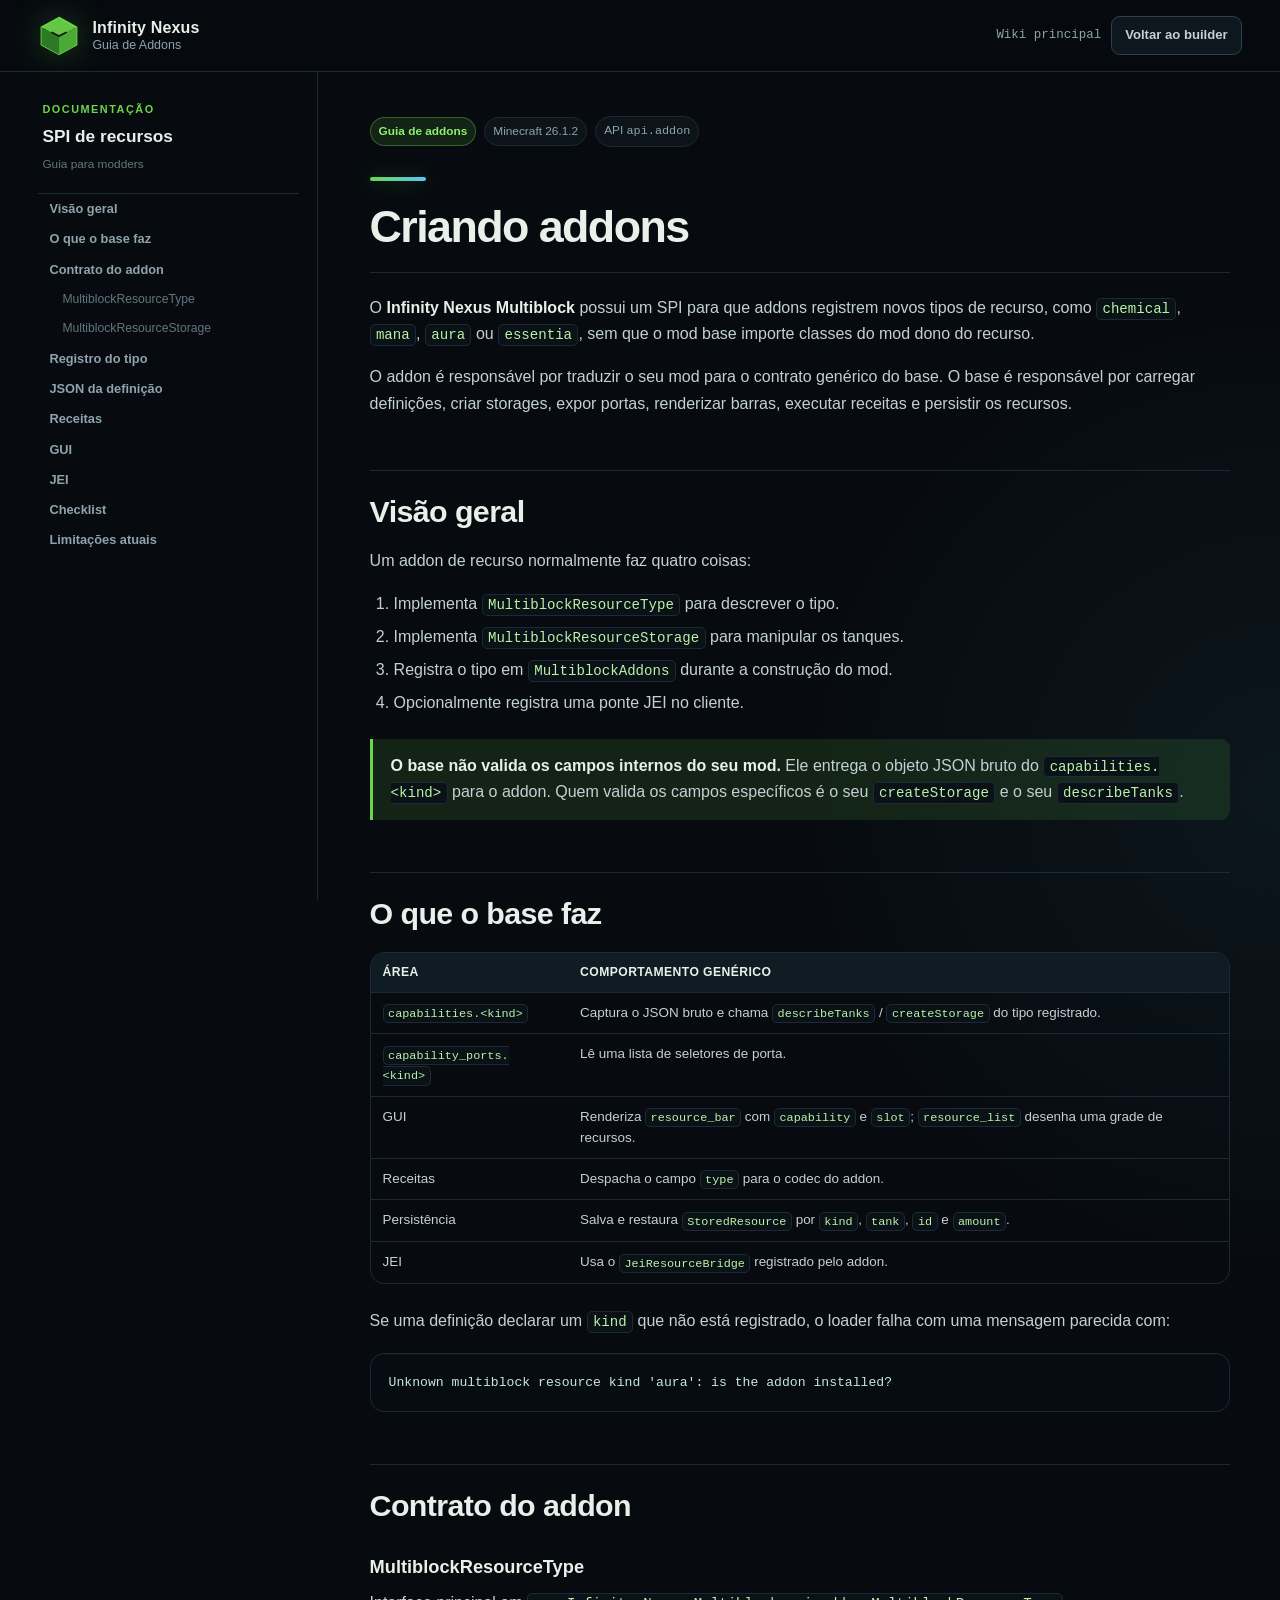
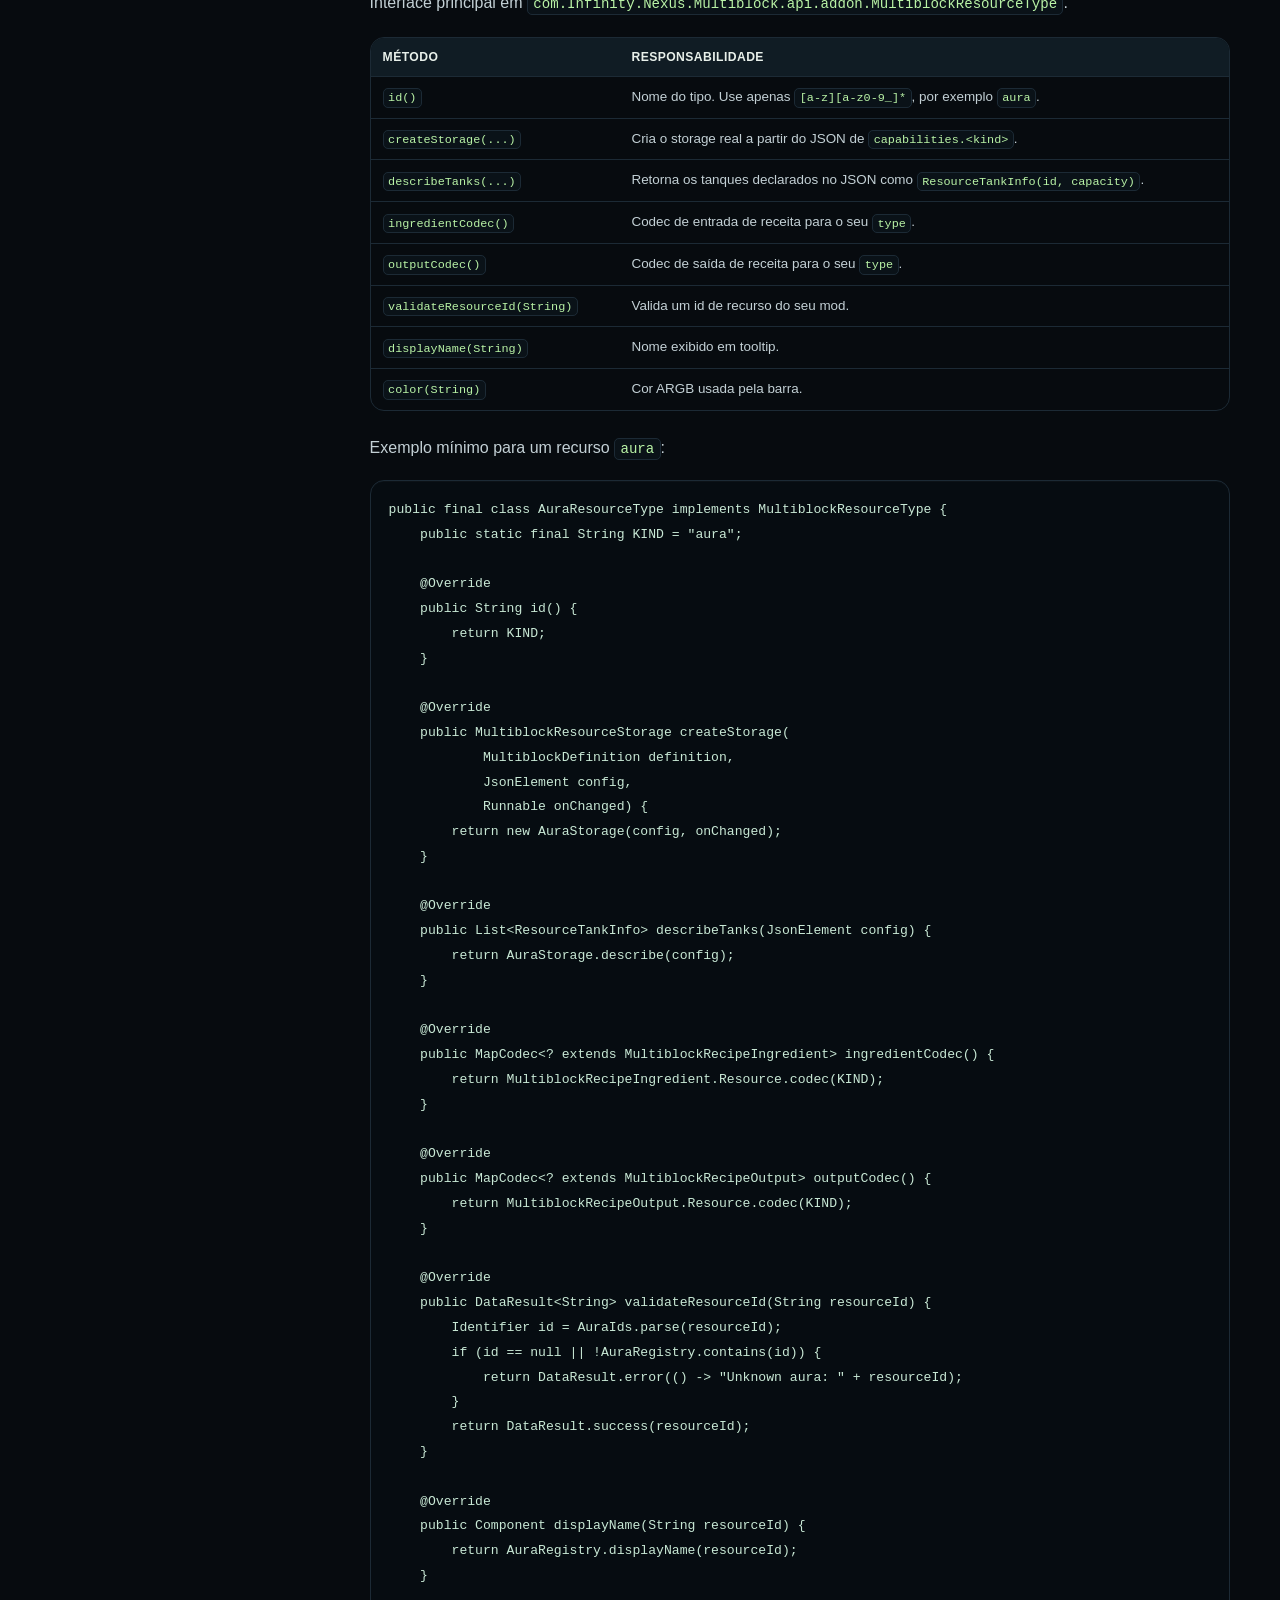
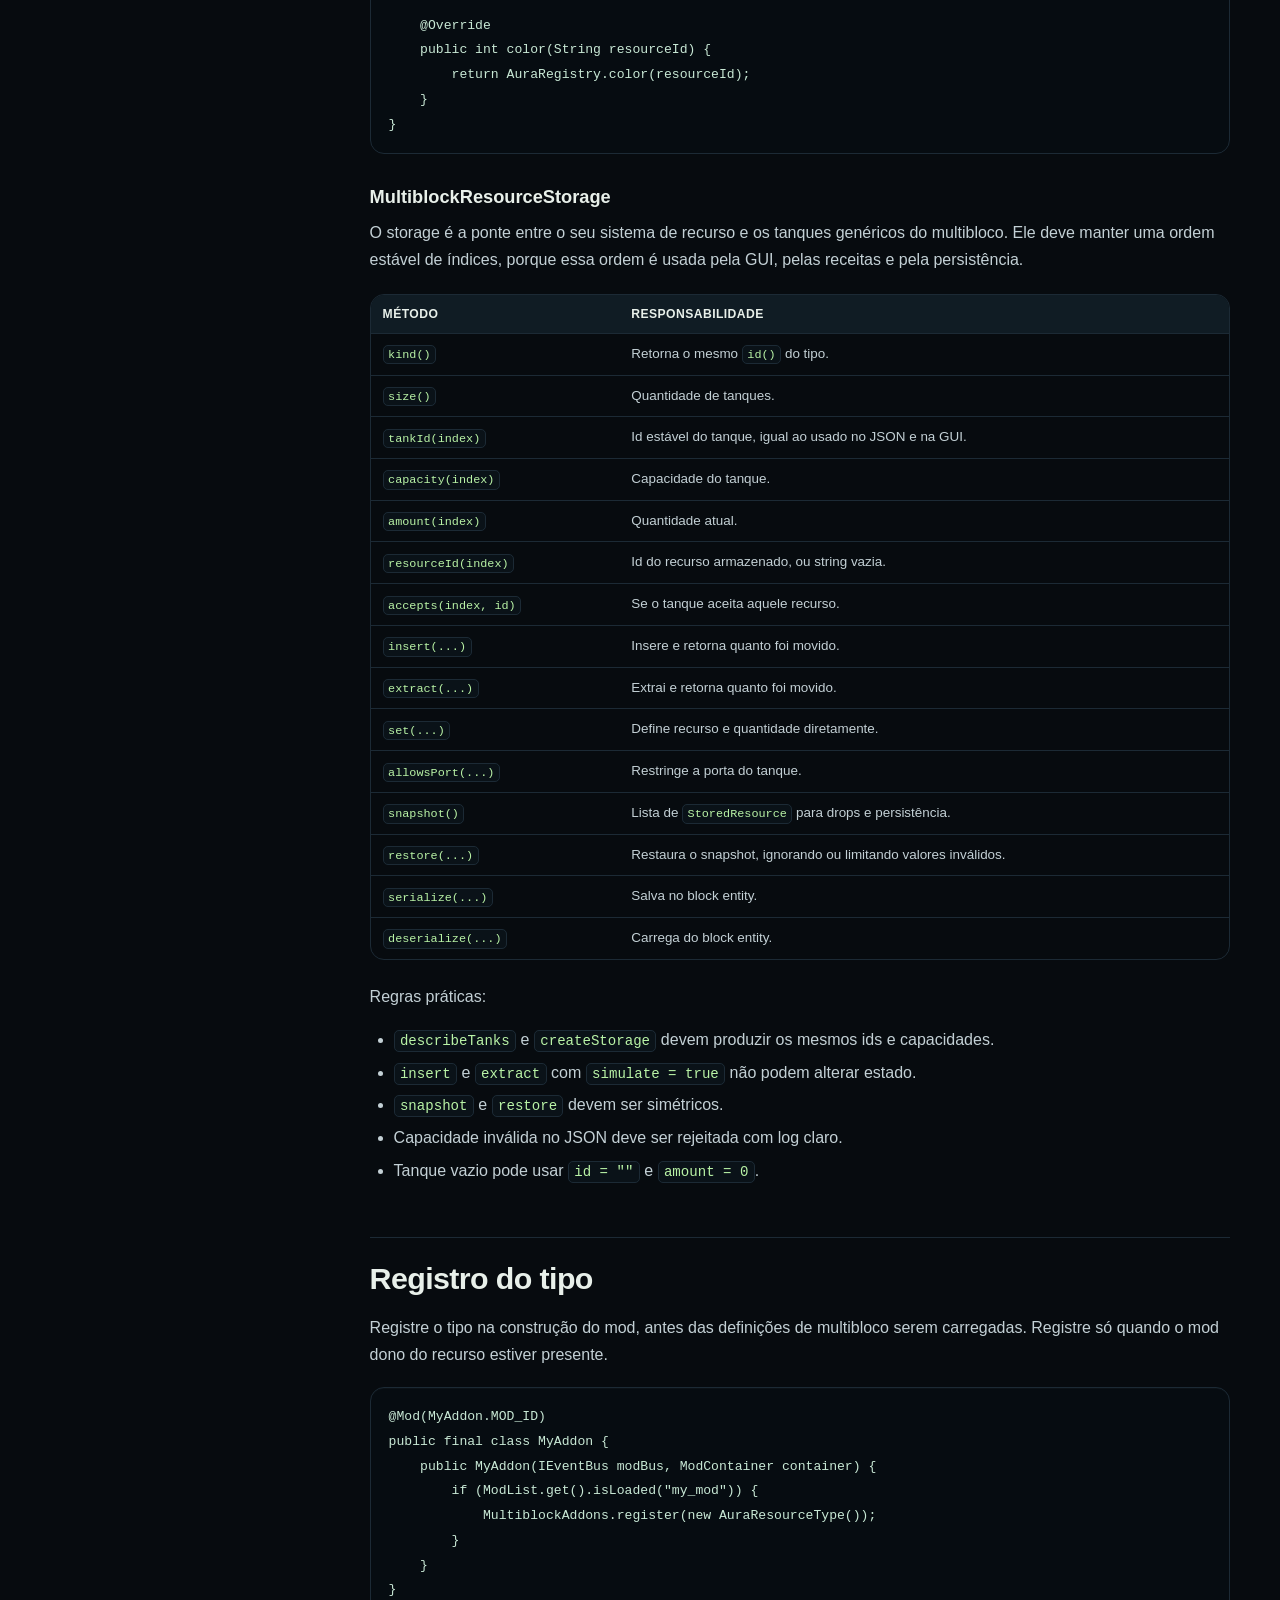
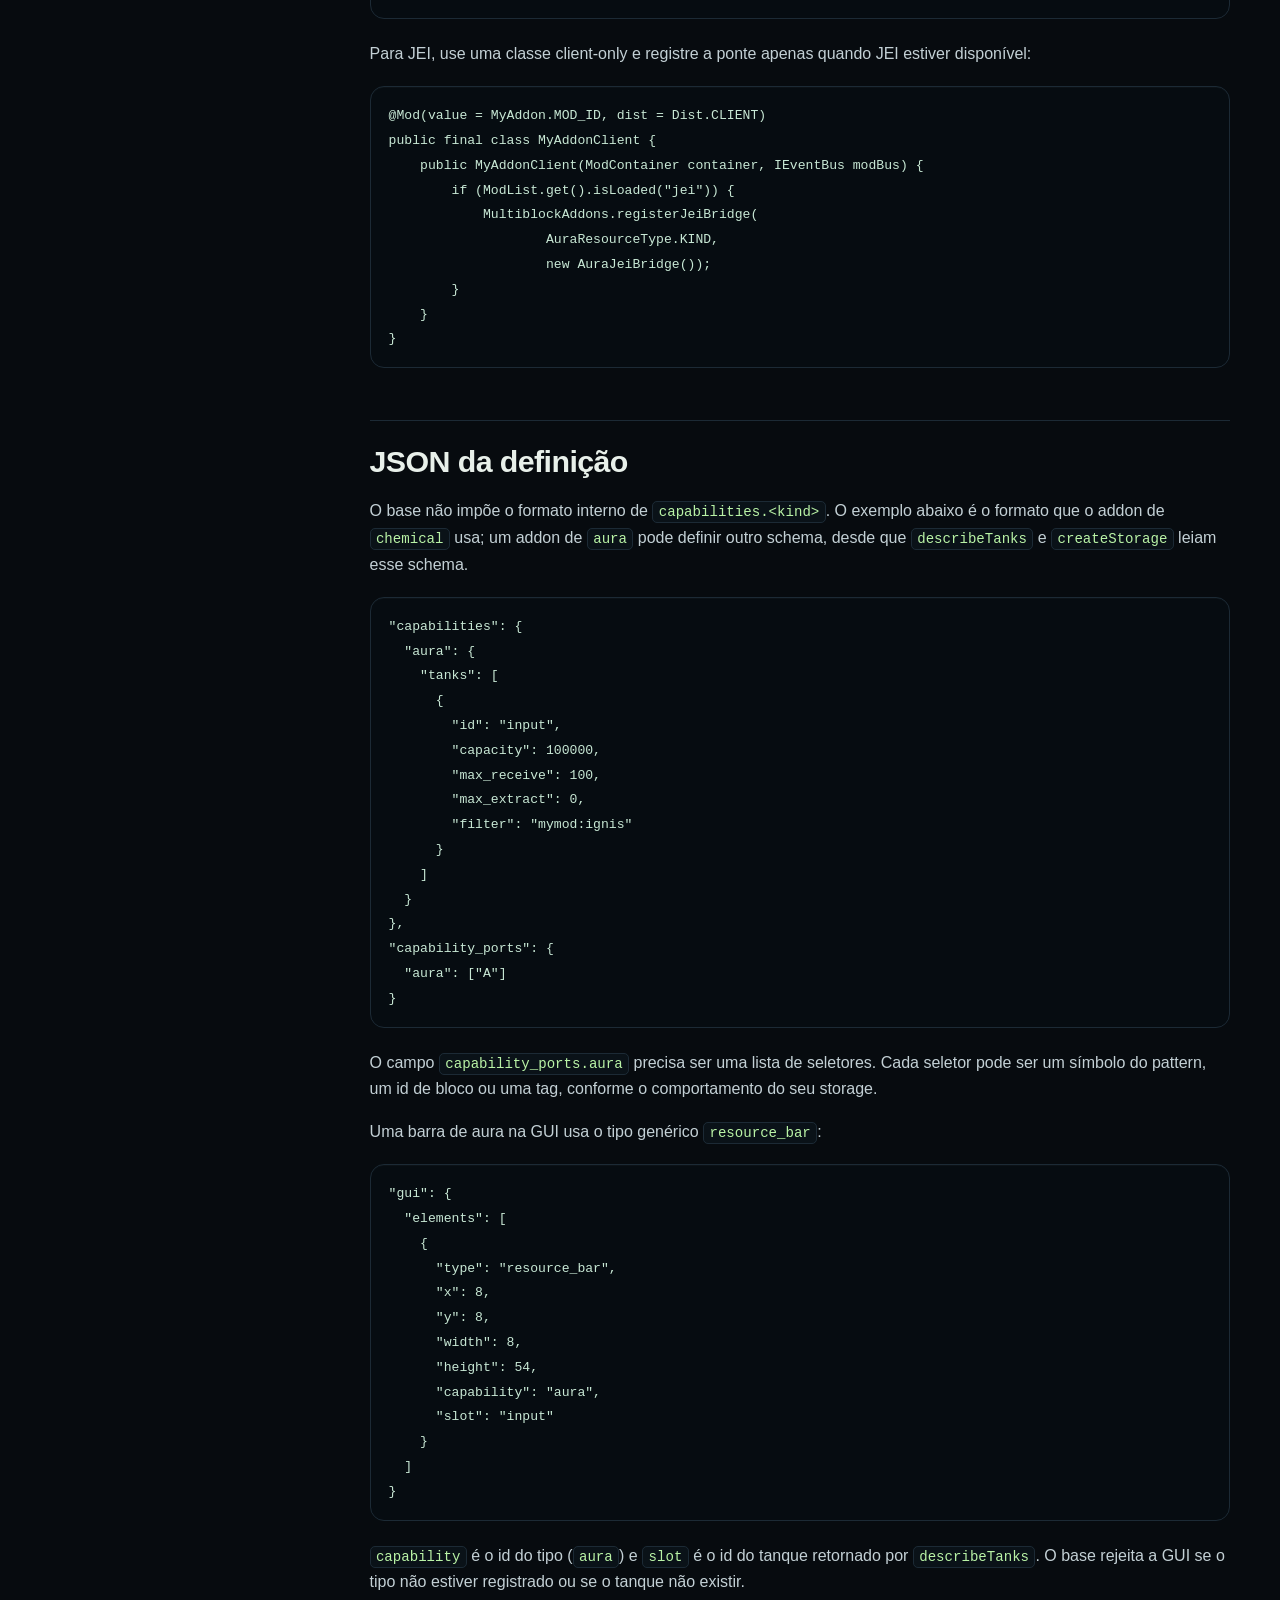
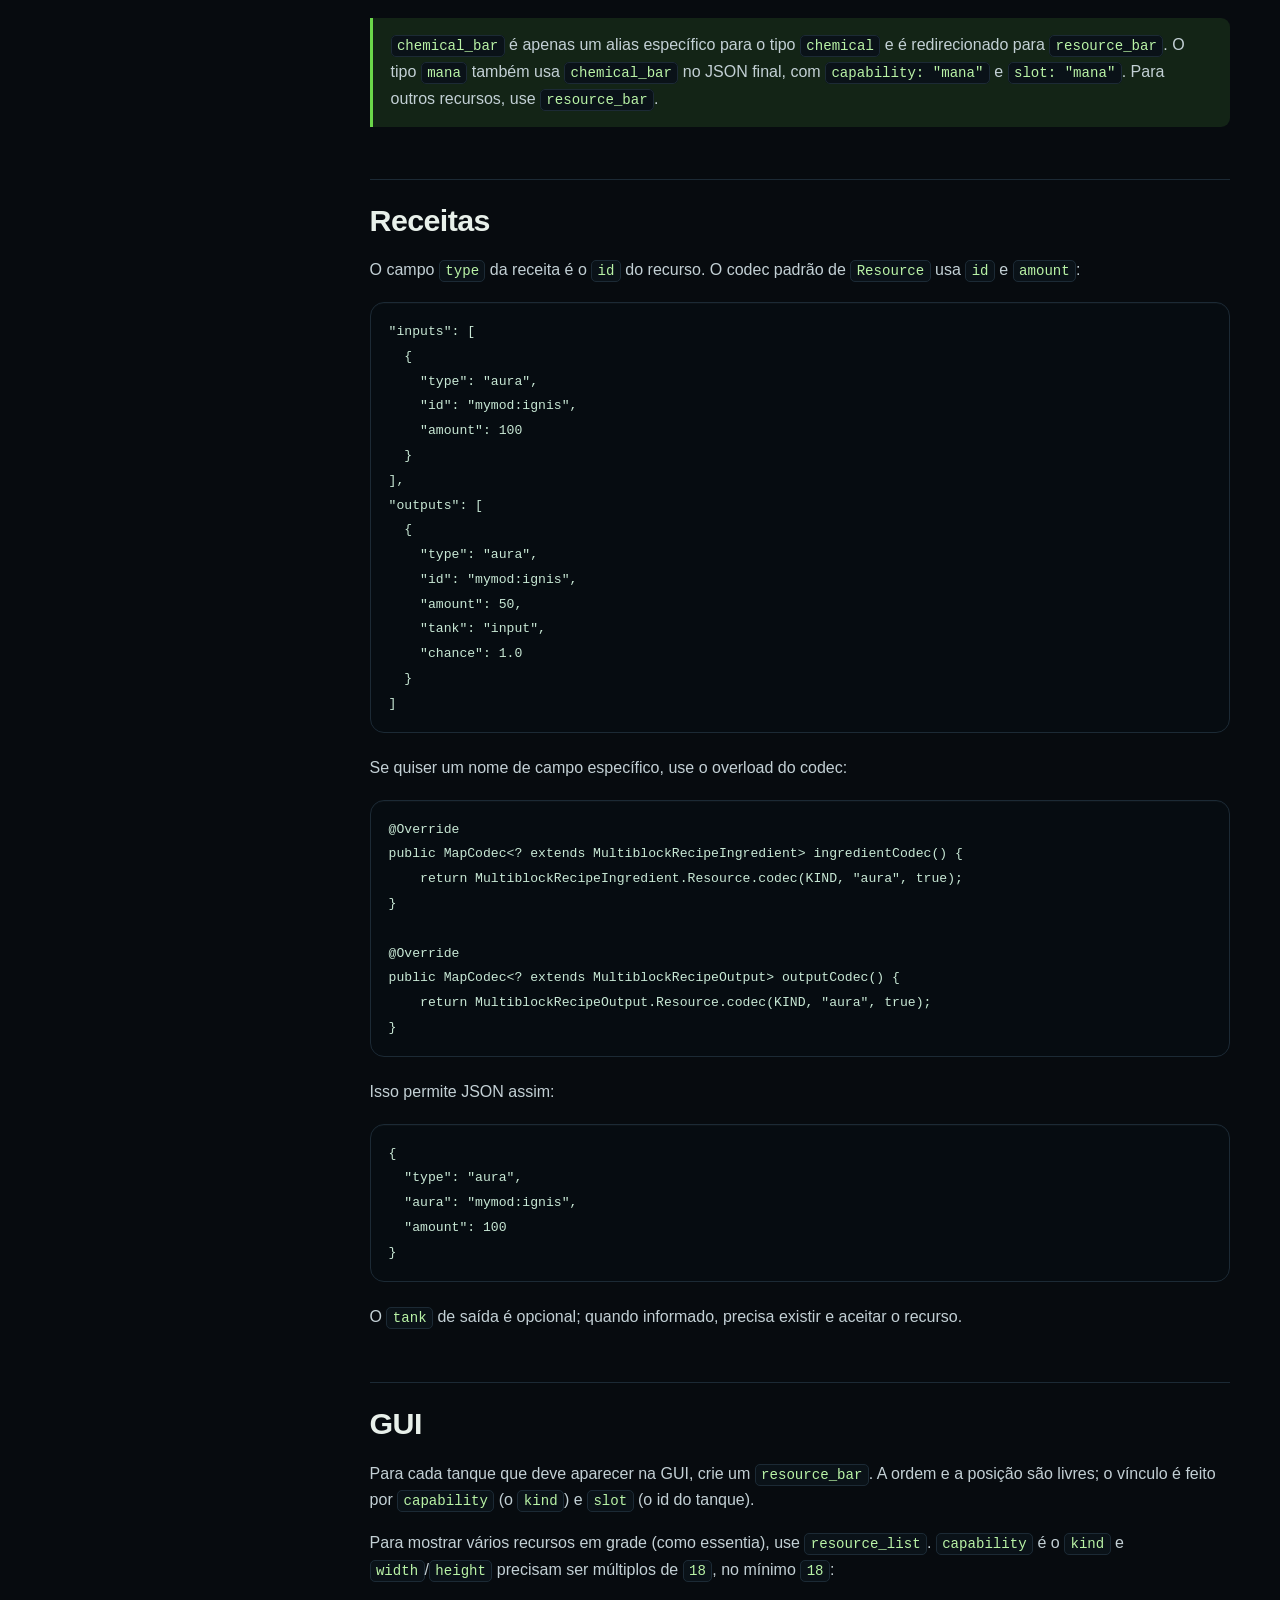
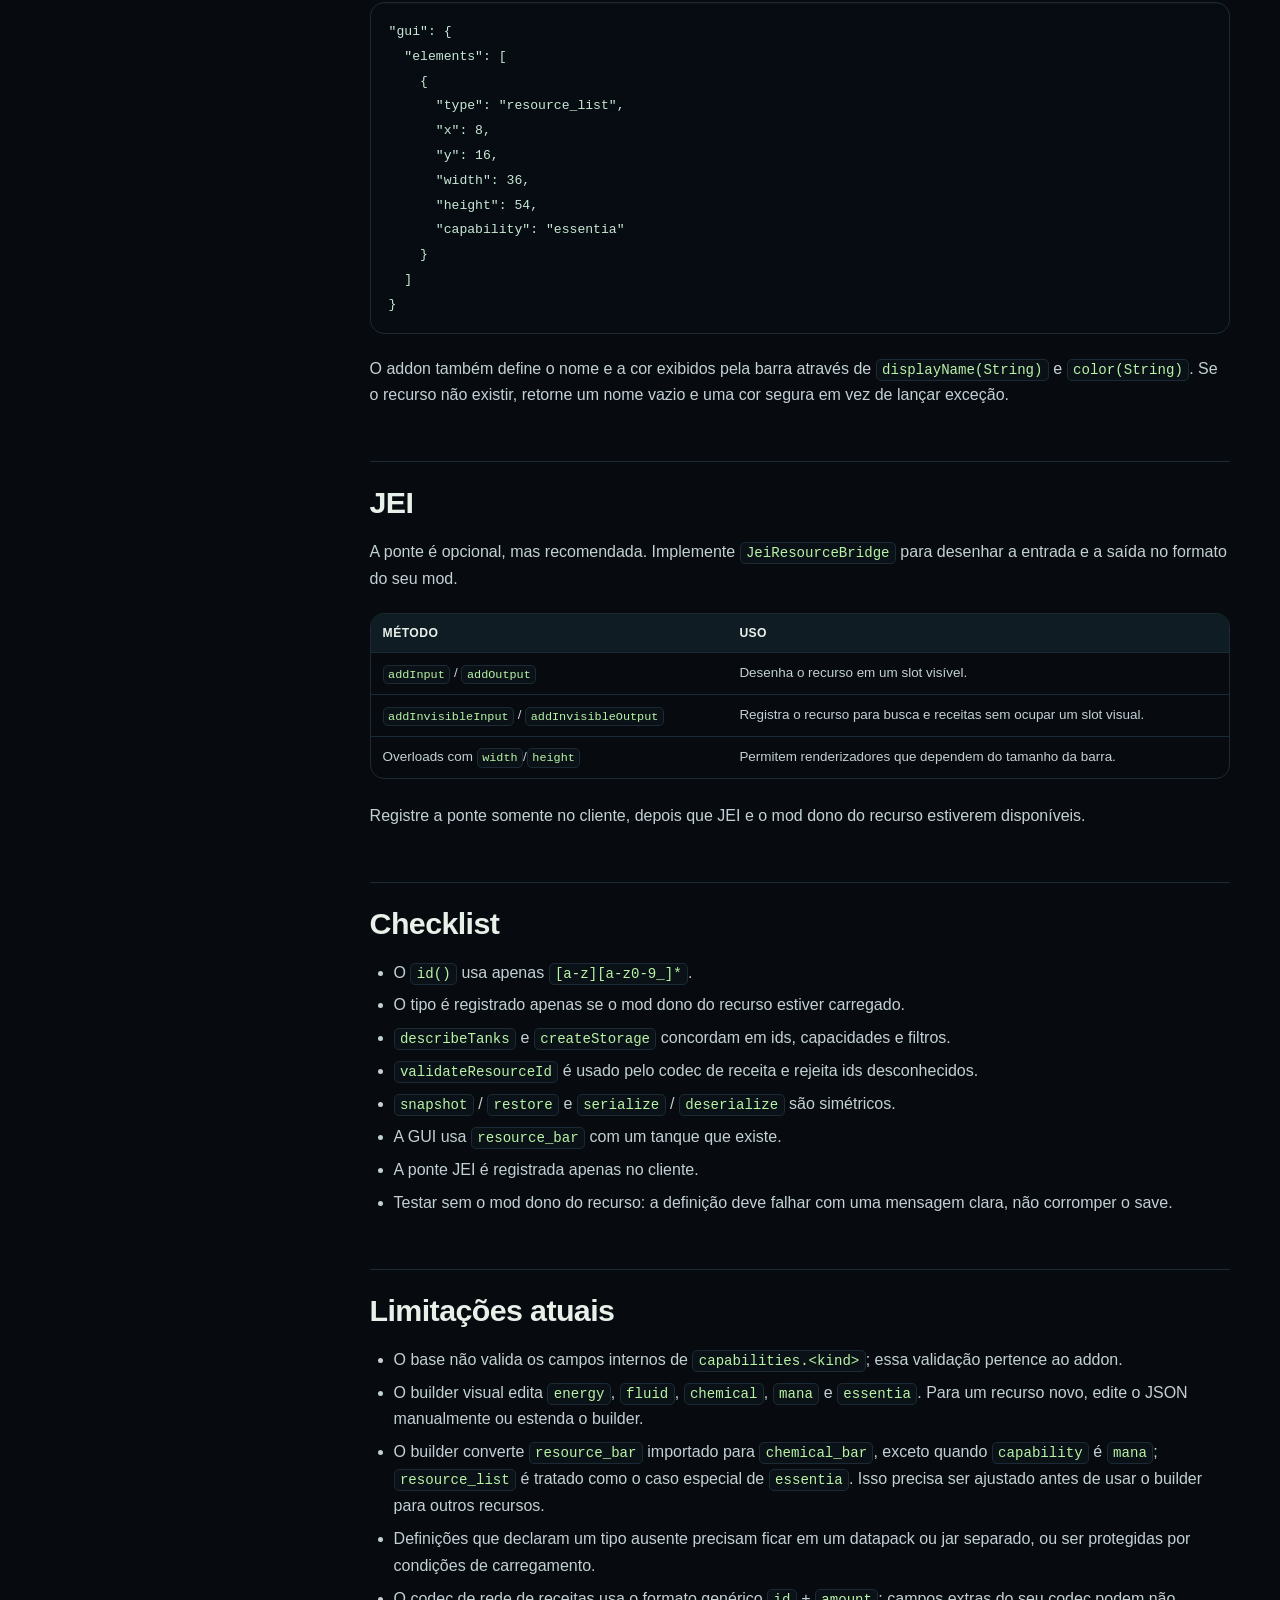
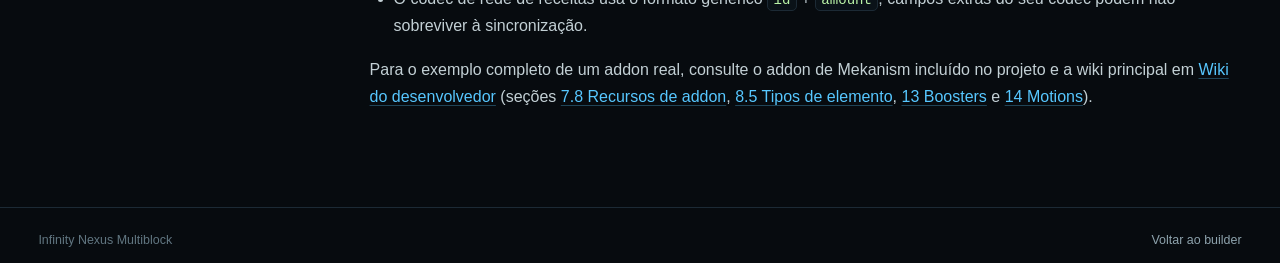
<file: docks/wiki/addons.html>
<!DOCTYPE html>
<html lang="pt-BR">
<head>
  <meta charset="utf-8">
  <meta name="viewport" content="width=device-width, initial-scale=1">
  <meta name="description" content="Guia para criar addons de recursos para o Infinity Nexus Multiblock: registro, storage, JSON, receitas, GUI e JEI.">
  <title>Criando Addons | Infinity Nexus Multiblock</title>
  <link rel="stylesheet" href="wiki.css">
</head>
<body>
  <a class="skip-link" href="#conteudo">Pular para o conteúdo</a>

  <header class="topbar">
    <a class="brand" href="../builder/index.html" aria-label="Voltar ao Infinity Nexus Multiblock Builder">
      <span class="brand-mark" aria-hidden="true">
        <svg viewBox="0 0 48 48" role="img">
          <path d="M24 3 44 14v20L24 45 4 34V14Z" fill="#0d1a12" stroke="#6bd64a" stroke-width="2"></path>
          <path d="M24 3 44 14 24 25 4 14Z" fill="#6bd64a" opacity="0.92"></path>
          <path d="M4 14 24 25v20L4 34Z" fill="#2d7a24"></path>
          <path d="M44 14 24 25v20l20-11Z" fill="#4aa937"></path>
          <path d="M16 20 24 24l8-4" fill="none" stroke="#0d1a12" stroke-width="2" stroke-linecap="round"></path>
        </svg>
      </span>
      <span class="brand-copy">
        <strong>Infinity Nexus</strong>
        <small>Guia de Addons</small>
      </span>
    </a>

    <nav class="topbar-actions" aria-label="Links da wiki">
      <a class="source-link" href="index.html">Wiki principal</a>
      <a class="btn" href="../builder/index.html">Voltar ao builder</a>
    </nav>
  </header>

  <div class="wiki-shell">
    <aside class="wiki-sidebar" aria-label="Índice do guia de addons">
      <div class="sidebar-head">
        <span class="eyebrow">Documentação</span>
        <strong>SPI de recursos</strong>
        <small>Guia para modders</small>
      </div>
      <nav class="toc" aria-label="Seções do guia">
        <ul class="toc-list">
          <li class="toc-item toc-level-2"><a href="#visao-geral">Visão geral</a></li>
          <li class="toc-item toc-level-2"><a href="#o-que-o-base-faz">O que o base faz</a></li>
          <li class="toc-item toc-level-2"><a href="#contrato-do-addon">Contrato do addon</a></li>
          <li class="toc-item toc-level-3"><a href="#resource-type">MultiblockResourceType</a></li>
          <li class="toc-item toc-level-3"><a href="#storage">MultiblockResourceStorage</a></li>
          <li class="toc-item toc-level-2"><a href="#registro">Registro do tipo</a></li>
          <li class="toc-item toc-level-2"><a href="#json">JSON da definição</a></li>
          <li class="toc-item toc-level-2"><a href="#receitas">Receitas</a></li>
          <li class="toc-item toc-level-2"><a href="#gui">GUI</a></li>
          <li class="toc-item toc-level-2"><a href="#jei">JEI</a></li>
          <li class="toc-item toc-level-2"><a href="#checklist">Checklist</a></li>
          <li class="toc-item toc-level-2"><a href="#limitacoes">Limitações atuais</a></li>
        </ul>
      </nav>
    </aside>

    <main id="conteudo" class="wiki-content">
      <div class="doc-meta">
        <span class="doc-tag">Guia de addons</span>
        <span>Minecraft 26.1.2</span>
        <span>API <code>api.addon</code></span>
      </div>

      <article class="markdown">
        <h1 id="criando-addons">Criando addons</h1>
        <p>O <strong>Infinity Nexus Multiblock</strong> possui um SPI para que addons registrem novos tipos de recurso, como <code>chemical</code>, <code>mana</code>, <code>aura</code> ou <code>essentia</code>, sem que o mod base importe classes do mod dono do recurso.</p>

        <p>O addon é responsável por traduzir o seu mod para o contrato genérico do base. O base é responsável por carregar definições, criar storages, expor portas, renderizar barras, executar receitas e persistir os recursos.</p>

        <h2 id="visao-geral">Visão geral</h2>
        <p>Um addon de recurso normalmente faz quatro coisas:</p>
        <ol>
          <li>Implementa <code>MultiblockResourceType</code> para descrever o tipo.</li>
          <li>Implementa <code>MultiblockResourceStorage</code> para manipular os tanques.</li>
          <li>Registra o tipo em <code>MultiblockAddons</code> durante a construção do mod.</li>
          <li>Opcionalmente registra uma ponte JEI no cliente.</li>
        </ol>

        <blockquote>
          <p><strong>O base não valida os campos internos do seu mod.</strong> Ele entrega o objeto JSON bruto do <code>capabilities.&lt;kind&gt;</code> para o addon. Quem valida os campos específicos é o seu <code>createStorage</code> e o seu <code>describeTanks</code>.</p>
        </blockquote>

        <h2 id="o-que-o-base-faz">O que o base faz</h2>
        <div class="table-wrap"><table>
          <thead>
            <tr><th>Área</th><th>Comportamento genérico</th></tr>
          </thead>
          <tbody>
            <tr><td><code>capabilities.&lt;kind&gt;</code></td><td>Captura o JSON bruto e chama <code>describeTanks</code> / <code>createStorage</code> do tipo registrado.</td></tr>
            <tr><td><code>capability_ports.&lt;kind&gt;</code></td><td>Lê uma lista de seletores de porta.</td></tr>
            <tr><td>GUI</td><td>Renderiza <code>resource_bar</code> com <code>capability</code> e <code>slot</code>; <code>resource_list</code> desenha uma grade de recursos.</td></tr>
            <tr><td>Receitas</td><td>Despacha o campo <code>type</code> para o codec do addon.</td></tr>
            <tr><td>Persistência</td><td>Salva e restaura <code>StoredResource</code> por <code>kind</code>, <code>tank</code>, <code>id</code> e <code>amount</code>.</td></tr>
            <tr><td>JEI</td><td>Usa o <code>JeiResourceBridge</code> registrado pelo addon.</td></tr>
          </tbody>
        </table></div>

        <p>Se uma definição declarar um <code>kind</code> que não está registrado, o loader falha com uma mensagem parecida com:</p>
        <pre><code class="language-text">Unknown multiblock resource kind 'aura': is the addon installed?</code></pre>

        <h2 id="contrato-do-addon">Contrato do addon</h2>

        <h3 id="resource-type">MultiblockResourceType</h3>
        <p>Interface principal em <code>com.Infinity.Nexus.Multiblock.api.addon.MultiblockResourceType</code>.</p>
        <div class="table-wrap"><table>
          <thead>
            <tr><th>Método</th><th>Responsabilidade</th></tr>
          </thead>
          <tbody>
            <tr><td><code>id()</code></td><td>Nome do tipo. Use apenas <code>[a-z][a-z0-9_]*</code>, por exemplo <code>aura</code>.</td></tr>
            <tr><td><code>createStorage(...)</code></td><td>Cria o storage real a partir do JSON de <code>capabilities.&lt;kind&gt;</code>.</td></tr>
            <tr><td><code>describeTanks(...)</code></td><td>Retorna os tanques declarados no JSON como <code>ResourceTankInfo(id, capacity)</code>.</td></tr>
            <tr><td><code>ingredientCodec()</code></td><td>Codec de entrada de receita para o seu <code>type</code>.</td></tr>
            <tr><td><code>outputCodec()</code></td><td>Codec de saída de receita para o seu <code>type</code>.</td></tr>
            <tr><td><code>validateResourceId(String)</code></td><td>Valida um id de recurso do seu mod.</td></tr>
            <tr><td><code>displayName(String)</code></td><td>Nome exibido em tooltip.</td></tr>
            <tr><td><code>color(String)</code></td><td>Cor ARGB usada pela barra.</td></tr>
          </tbody>
        </table></div>

        <p>Exemplo mínimo para um recurso <code>aura</code>:</p>
        <pre><code class="language-java">public final class AuraResourceType implements MultiblockResourceType {
    public static final String KIND = "aura";

    @Override
    public String id() {
        return KIND;
    }

    @Override
    public MultiblockResourceStorage createStorage(
            MultiblockDefinition definition,
            JsonElement config,
            Runnable onChanged) {
        return new AuraStorage(config, onChanged);
    }

    @Override
    public List&lt;ResourceTankInfo&gt; describeTanks(JsonElement config) {
        return AuraStorage.describe(config);
    }

    @Override
    public MapCodec&lt;? extends MultiblockRecipeIngredient&gt; ingredientCodec() {
        return MultiblockRecipeIngredient.Resource.codec(KIND);
    }

    @Override
    public MapCodec&lt;? extends MultiblockRecipeOutput&gt; outputCodec() {
        return MultiblockRecipeOutput.Resource.codec(KIND);
    }

    @Override
    public DataResult&lt;String&gt; validateResourceId(String resourceId) {
        Identifier id = AuraIds.parse(resourceId);
        if (id == null || !AuraRegistry.contains(id)) {
            return DataResult.error(() -&gt; "Unknown aura: " + resourceId);
        }
        return DataResult.success(resourceId);
    }

    @Override
    public Component displayName(String resourceId) {
        return AuraRegistry.displayName(resourceId);
    }

    @Override
    public int color(String resourceId) {
        return AuraRegistry.color(resourceId);
    }
}</code></pre>

        <h3 id="storage">MultiblockResourceStorage</h3>
        <p>O storage é a ponte entre o seu sistema de recurso e os tanques genéricos do multibloco. Ele deve manter uma ordem estável de índices, porque essa ordem é usada pela GUI, pelas receitas e pela persistência.</p>
        <div class="table-wrap"><table>
          <thead>
            <tr><th>Método</th><th>Responsabilidade</th></tr>
          </thead>
          <tbody>
            <tr><td><code>kind()</code></td><td>Retorna o mesmo <code>id()</code> do tipo.</td></tr>
            <tr><td><code>size()</code></td><td>Quantidade de tanques.</td></tr>
            <tr><td><code>tankId(index)</code></td><td>Id estável do tanque, igual ao usado no JSON e na GUI.</td></tr>
            <tr><td><code>capacity(index)</code></td><td>Capacidade do tanque.</td></tr>
            <tr><td><code>amount(index)</code></td><td>Quantidade atual.</td></tr>
            <tr><td><code>resourceId(index)</code></td><td>Id do recurso armazenado, ou string vazia.</td></tr>
            <tr><td><code>accepts(index, id)</code></td><td>Se o tanque aceita aquele recurso.</td></tr>
            <tr><td><code>insert(...)</code></td><td>Insere e retorna quanto foi movido.</td></tr>
            <tr><td><code>extract(...)</code></td><td>Extrai e retorna quanto foi movido.</td></tr>
            <tr><td><code>set(...)</code></td><td>Define recurso e quantidade diretamente.</td></tr>
            <tr><td><code>allowsPort(...)</code></td><td>Restringe a porta do tanque.</td></tr>
            <tr><td><code>snapshot()</code></td><td>Lista de <code>StoredResource</code> para drops e persistência.</td></tr>
            <tr><td><code>restore(...)</code></td><td>Restaura o snapshot, ignorando ou limitando valores inválidos.</td></tr>
            <tr><td><code>serialize(...)</code></td><td>Salva no block entity.</td></tr>
            <tr><td><code>deserialize(...)</code></td><td>Carrega do block entity.</td></tr>
          </tbody>
        </table></div>

        <p>Regras práticas:</p>
        <ul>
          <li><code>describeTanks</code> e <code>createStorage</code> devem produzir os mesmos ids e capacidades.</li>
          <li><code>insert</code> e <code>extract</code> com <code>simulate = true</code> não podem alterar estado.</li>
          <li><code>snapshot</code> e <code>restore</code> devem ser simétricos.</li>
          <li>Capacidade inválida no JSON deve ser rejeitada com log claro.</li>
          <li>Tanque vazio pode usar <code>id = ""</code> e <code>amount = 0</code>.</li>
        </ul>

        <h2 id="registro">Registro do tipo</h2>
        <p>Registre o tipo na construção do mod, antes das definições de multibloco serem carregadas. Registre só quando o mod dono do recurso estiver presente.</p>
        <pre><code class="language-java">@Mod(MyAddon.MOD_ID)
public final class MyAddon {
    public MyAddon(IEventBus modBus, ModContainer container) {
        if (ModList.get().isLoaded("my_mod")) {
            MultiblockAddons.register(new AuraResourceType());
        }
    }
}</code></pre>

        <p>Para JEI, use uma classe client-only e registre a ponte apenas quando JEI estiver disponível:</p>
        <pre><code class="language-java">@Mod(value = MyAddon.MOD_ID, dist = Dist.CLIENT)
public final class MyAddonClient {
    public MyAddonClient(ModContainer container, IEventBus modBus) {
        if (ModList.get().isLoaded("jei")) {
            MultiblockAddons.registerJeiBridge(
                    AuraResourceType.KIND,
                    new AuraJeiBridge());
        }
    }
}</code></pre>

        <h2 id="json">JSON da definição</h2>
        <p>O base não impõe o formato interno de <code>capabilities.&lt;kind&gt;</code>. O exemplo abaixo é o formato que o addon de <code>chemical</code> usa; um addon de <code>aura</code> pode definir outro schema, desde que <code>describeTanks</code> e <code>createStorage</code> leiam esse schema.</p>

        <pre><code class="language-json">"capabilities": {
  "aura": {
    "tanks": [
      {
        "id": "input",
        "capacity": 100000,
        "max_receive": 100,
        "max_extract": 0,
        "filter": "mymod:ignis"
      }
    ]
  }
},
"capability_ports": {
  "aura": ["A"]
}</code></pre>

        <p>O campo <code>capability_ports.aura</code> precisa ser uma lista de seletores. Cada seletor pode ser um símbolo do pattern, um id de bloco ou uma tag, conforme o comportamento do seu storage.</p>

        <p>Uma barra de aura na GUI usa o tipo genérico <code>resource_bar</code>:</p>
        <pre><code class="language-json">"gui": {
  "elements": [
    {
      "type": "resource_bar",
      "x": 8,
      "y": 8,
      "width": 8,
      "height": 54,
      "capability": "aura",
      "slot": "input"
    }
  ]
}</code></pre>

        <p><code>capability</code> é o id do tipo (<code>aura</code>) e <code>slot</code> é o id do tanque retornado por <code>describeTanks</code>. O base rejeita a GUI se o tipo não estiver registrado ou se o tanque não existir.</p>

        <blockquote>
          <p><code>chemical_bar</code> é apenas um alias específico para o tipo <code>chemical</code> e é redirecionado para <code>resource_bar</code>. O tipo <code>mana</code> também usa <code>chemical_bar</code> no JSON final, com <code>capability: "mana"</code> e <code>slot: "mana"</code>. Para outros recursos, use <code>resource_bar</code>.</p>
        </blockquote>

        <h2 id="receitas">Receitas</h2>
        <p>O campo <code>type</code> da receita é o <code>id</code> do recurso. O codec padrão de <code>Resource</code> usa <code>id</code> e <code>amount</code>:</p>
        <pre><code class="language-json">"inputs": [
  {
    "type": "aura",
    "id": "mymod:ignis",
    "amount": 100
  }
],
"outputs": [
  {
    "type": "aura",
    "id": "mymod:ignis",
    "amount": 50,
    "tank": "input",
    "chance": 1.0
  }
]</code></pre>

        <p>Se quiser um nome de campo específico, use o overload do codec:</p>
        <pre><code class="language-java">@Override
public MapCodec&lt;? extends MultiblockRecipeIngredient&gt; ingredientCodec() {
    return MultiblockRecipeIngredient.Resource.codec(KIND, "aura", true);
}

@Override
public MapCodec&lt;? extends MultiblockRecipeOutput&gt; outputCodec() {
    return MultiblockRecipeOutput.Resource.codec(KIND, "aura", true);
}</code></pre>

        <p>Isso permite JSON assim:</p>
        <pre><code class="language-json">{
  "type": "aura",
  "aura": "mymod:ignis",
  "amount": 100
}</code></pre>

        <p>O <code>tank</code> de saída é opcional; quando informado, precisa existir e aceitar o recurso.</p>

        <h2 id="gui">GUI</h2>
        <p>Para cada tanque que deve aparecer na GUI, crie um <code>resource_bar</code>. A ordem e a posição são livres; o vínculo é feito por <code>capability</code> (o <code>kind</code>) e <code>slot</code> (o id do tanque).</p>
        <p>Para mostrar vários recursos em grade (como essentia), use <code>resource_list</code>. <code>capability</code> é o <code>kind</code> e <code>width</code>/<code>height</code> precisam ser múltiplos de <code>18</code>, no mínimo <code>18</code>:</p>
        <pre><code class="language-json">"gui": {
  "elements": [
    {
      "type": "resource_list",
      "x": 8,
      "y": 16,
      "width": 36,
      "height": 54,
      "capability": "essentia"
    }
  ]
}</code></pre>
        <p>O addon também define o nome e a cor exibidos pela barra através de <code>displayName(String)</code> e <code>color(String)</code>. Se o recurso não existir, retorne um nome vazio e uma cor segura em vez de lançar exceção.</p>

        <h2 id="jei">JEI</h2>
        <p>A ponte é opcional, mas recomendada. Implemente <code>JeiResourceBridge</code> para desenhar a entrada e a saída no formato do seu mod.</p>
        <div class="table-wrap"><table>
          <thead>
            <tr><th>Método</th><th>Uso</th></tr>
          </thead>
          <tbody>
            <tr><td><code>addInput</code> / <code>addOutput</code></td><td>Desenha o recurso em um slot visível.</td></tr>
            <tr><td><code>addInvisibleInput</code> / <code>addInvisibleOutput</code></td><td>Registra o recurso para busca e receitas sem ocupar um slot visual.</td></tr>
            <tr><td>Overloads com <code>width</code>/<code>height</code></td><td>Permitem renderizadores que dependem do tamanho da barra.</td></tr>
          </tbody>
        </table></div>

        <p>Registre a ponte somente no cliente, depois que JEI e o mod dono do recurso estiverem disponíveis.</p>

        <h2 id="checklist">Checklist</h2>
        <ul>
          <li>O <code>id()</code> usa apenas <code>[a-z][a-z0-9_]*</code>.</li>
          <li>O tipo é registrado apenas se o mod dono do recurso estiver carregado.</li>
          <li><code>describeTanks</code> e <code>createStorage</code> concordam em ids, capacidades e filtros.</li>
          <li><code>validateResourceId</code> é usado pelo codec de receita e rejeita ids desconhecidos.</li>
          <li><code>snapshot</code> / <code>restore</code> e <code>serialize</code> / <code>deserialize</code> são simétricos.</li>
          <li>A GUI usa <code>resource_bar</code> com um tanque que existe.</li>
          <li>A ponte JEI é registrada apenas no cliente.</li>
          <li>Testar sem o mod dono do recurso: a definição deve falhar com uma mensagem clara, não corromper o save.</li>
        </ul>

        <h2 id="limitacoes">Limitações atuais</h2>
        <ul>
          <li>O base não valida os campos internos de <code>capabilities.&lt;kind&gt;</code>; essa validação pertence ao addon.</li>
          <li>O builder visual edita <code>energy</code>, <code>fluid</code>, <code>chemical</code>, <code>mana</code> e <code>essentia</code>. Para um recurso novo, edite o JSON manualmente ou estenda o builder.</li>
          <li>O builder converte <code>resource_bar</code> importado para <code>chemical_bar</code>, exceto quando <code>capability</code> é <code>mana</code>; <code>resource_list</code> é tratado como o caso especial de <code>essentia</code>. Isso precisa ser ajustado antes de usar o builder para outros recursos.</li>
          <li>Definições que declaram um tipo ausente precisam ficar em um datapack ou jar separado, ou ser protegidas por condições de carregamento.</li>
          <li>O codec de rede de receitas usa o formato genérico <code>id</code> + <code>amount</code>; campos extras do seu codec podem não sobreviver à sincronização.</li>
        </ul>

        <p>Para o exemplo completo de um addon real, consulte o addon de Mekanism incluído no projeto e a wiki principal em <a href="index.html">Wiki do desenvolvedor</a> (seções <a href="index.html#78-recursos-de-addon">7.8 Recursos de addon</a>, <a href="index.html#85-tipos-de-elemento">8.5 Tipos de elemento</a>, <a href="index.html#13-boosters-upgrades">13 Boosters</a> e <a href="index.html#14-motions-partes-móveis">14 Motions</a>).</p>
      </article>
    </main>
  </div>

  <footer class="page-footer">
    <span>Infinity Nexus Multiblock</span>
    <a href="../builder/index.html">Voltar ao builder</a>
  </footer>
</body>
</html>
</file>
<file: docks/builder/styles.css>
:root {
  color-scheme: dark;
  --bg: #070b0f;
  --bg-soft: #0a1117;
  --panel: #0e171e;
  --panel-2: #101c24;
  --panel-3: #0b1319;
  --line: #1c2a35;
  --line-strong: #2b4050;
  --text: #e8f0ea;
  --text-soft: #c3d0d5;
  --muted: #8ea3ad;
  --dim: #617681;
  --lime: #6bd64a;
  --lime-bright: #8df06c;
  --lime-soft: rgba(107, 214, 74, 0.12);
  --cyan: #57c7ff;
  --cyan-soft: rgba(87, 199, 255, 0.12);
  --danger: #ff6b6b;
  --danger-soft: rgba(255, 107, 107, 0.12);
  --warning: #f5c451;
  --warning-soft: rgba(245, 196, 81, 0.12);
  --purple: #c792ea;
  --radius: 14px;
  --radius-sm: 9px;
  --cell: 34px;
  --font-sans: "Segoe UI", Inter, "Helvetica Neue", Arial, system-ui, sans-serif;
  --font-mono: "Cascadia Code", "JetBrains Mono", "SFMono-Regular", Consolas, monospace;
  --shadow: 0 18px 44px rgba(0, 0, 0, 0.35);
}

* {
  box-sizing: border-box;
}

[hidden] {
  display: none !important;
}

html {
  scroll-behavior: smooth;
}

body {
  margin: 0;
  min-height: 100vh;
  background: var(--bg);
  color: var(--text);
  font-family: var(--font-sans);
  font-size: 14px;
  line-height: 1.5;
  overflow-x: hidden;
}

button,
input,
select {
  font: inherit;
}

button {
  color: inherit;
}

a {
  color: inherit;
  text-decoration: none;
}

code,
pre {
  font-family: var(--font-mono);
}

.app-backdrop {
  position: fixed;
  inset: 0;
  z-index: -1;
  background:
    radial-gradient(900px 600px at 12% -8%, rgba(107, 214, 74, 0.10), transparent 62%),
    radial-gradient(800px 600px at 92% 4%, rgba(87, 199, 255, 0.08), transparent 60%),
    linear-gradient(rgba(255, 255, 255, 0.016) 1px, transparent 1px),
    linear-gradient(90deg, rgba(255, 255, 255, 0.016) 1px, transparent 1px),
    var(--bg);
  background-size: auto, auto, 36px 36px, 36px 36px, auto;
  mask-image: linear-gradient(to bottom, black 0%, rgba(0, 0, 0, 0.7) 65%, transparent 100%);
}

.app-header {
  position: sticky;
  top: 0;
  z-index: 30;
  display: flex;
  align-items: center;
  gap: 20px;
  min-height: 72px;
  padding: 12px 24px;
  border-bottom: 1px solid var(--line);
  background: rgba(7, 11, 15, 0.82);
  backdrop-filter: blur(18px);
}

.brand {
  display: flex;
  align-items: center;
  gap: 12px;
  min-width: max-content;
}

.brand-mark {
  display: grid;
  width: 42px;
  height: 42px;
  place-items: center;
  filter: drop-shadow(0 0 14px rgba(107, 214, 74, 0.24));
}

.brand-mark svg {
  width: 100%;
  height: 100%;
}

.brand-copy {
  display: flex;
  flex-direction: column;
  line-height: 1.15;
}

.brand-copy strong {
  font-size: 15px;
  letter-spacing: 0.02em;
}

.brand-copy small {
  color: var(--muted);
  font-size: 11px;
  font-weight: 600;
  letter-spacing: 0.14em;
  text-transform: uppercase;
}

.header-meta {
  display: flex;
  align-items: center;
  gap: 8px;
  margin-left: auto;
}

.header-actions {
  display: flex;
  align-items: center;
  gap: 8px;
}

.pill {
  display: inline-flex;
  align-items: center;
  gap: 7px;
  min-height: 27px;
  padding: 4px 10px;
  border: 1px solid var(--line);
  border-radius: 999px;
  background: var(--panel);
  color: var(--muted);
  font-size: 11px;
  font-weight: 700;
  letter-spacing: 0.04em;
  white-space: nowrap;
}

.pill-status::before {
  width: 7px;
  height: 7px;
  border-radius: 50%;
  background: currentColor;
  box-shadow: 0 0 10px currentColor;
  content: "";
}

.pill-status[data-tone="ok"] {
  border-color: rgba(107, 214, 74, 0.32);
  background: var(--lime-soft);
  color: var(--lime-bright);
}

.pill-status[data-tone="warn"] {
  border-color: rgba(245, 196, 81, 0.34);
  background: var(--warning-soft);
  color: var(--warning);
}

.pill-status[data-tone="error"] {
  border-color: rgba(255, 107, 107, 0.38);
  background: var(--danger-soft);
  color: var(--danger);
}

.btn {
  display: inline-flex;
  align-items: center;
  justify-content: center;
  gap: 8px;
  min-height: 36px;
  padding: 8px 14px;
  border: 1px solid var(--line-strong);
  border-radius: 9px;
  background: linear-gradient(180deg, #14212b, #0f1920);
  color: var(--text-soft);
  cursor: pointer;
  font-size: 12px;
  font-weight: 700;
  letter-spacing: 0.01em;
  transition: border-color 140ms ease, background 140ms ease, color 140ms ease, transform 140ms ease;
}

.btn:hover:not(:disabled) {
  border-color: #3a5870;
  background: linear-gradient(180deg, #172836, #12202a);
  color: var(--text);
}

.btn:active:not(:disabled) {
  transform: translateY(1px);
}

.btn:focus-visible,
input:focus-visible,
select:focus-visible,
.cell:focus-visible,
.layer-tab:focus-visible,
.palette-chip:focus-visible {
  outline: 2px solid var(--lime);
  outline-offset: 2px;
}

.btn:disabled {
  cursor: not-allowed;
  opacity: 0.42;
}

.btn-primary {
  border-color: rgba(107, 214, 74, 0.52);
  background: linear-gradient(180deg, #6bd64a, #4ea932);
  color: #081107;
  box-shadow: 0 0 24px rgba(107, 214, 74, 0.18);
}

.btn-primary:hover:not(:disabled) {
  border-color: var(--lime-bright);
  background: linear-gradient(180deg, #82e862, #5cbd3b);
  color: #081107;
}

.btn-ghost {
  background: transparent;
}

.btn-danger {
  border-color: rgba(255, 107, 107, 0.26);
  color: #ffb2b2;
}

.btn-danger:hover:not(:disabled) {
  border-color: rgba(255, 107, 107, 0.55);
  background: var(--danger-soft);
  color: #ffd2d2;
}

.btn-tiny {
  min-height: 28px;
  padding: 4px 9px;
  border-radius: 7px;
  font-size: 11px;
}

.app-shell {
  display: grid;
  grid-template-columns: 236px minmax(0, 1fr) 330px;
  gap: 20px;
  width: min(1560px, 100%);
  margin: 0 auto;
  padding: 24px 24px 96px;
}

.step-nav {
  position: sticky;
  top: 96px;
  align-self: start;
  display: flex;
  flex-direction: column;
  gap: 6px;
  padding: 14px;
  border: 1px solid var(--line);
  border-radius: var(--radius);
  background: linear-gradient(180deg, rgba(15, 24, 31, 0.94), rgba(10, 17, 23, 0.94));
  box-shadow: var(--shadow);
}

.nav-progress {
  padding: 4px 4px 12px;
  border-bottom: 1px solid var(--line);
  margin-bottom: 6px;
}

.nav-progress-head {
  display: flex;
  align-items: baseline;
  justify-content: space-between;
  gap: 8px;
  margin-bottom: 8px;
  color: var(--muted);
  font-size: 11px;
  font-weight: 700;
  letter-spacing: 0.1em;
  text-transform: uppercase;
}

.nav-progress-head strong {
  color: var(--text);
  font-family: var(--font-mono);
  font-size: 12px;
  letter-spacing: 0;
}

.nav-progress-track {
  height: 5px;
  overflow: hidden;
  border-radius: 999px;
  background: #0a1217;
}

.nav-progress-fill {
  height: 100%;
  border-radius: inherit;
  background: linear-gradient(90deg, #4ea932, var(--lime-bright));
  transition: width 220ms ease;
}

.step-button {
  display: grid;
  grid-template-columns: 28px minmax(0, 1fr) auto;
  align-items: center;
  gap: 10px;
  width: 100%;
  padding: 9px 10px;
  border: 1px solid transparent;
  border-radius: 10px;
  background: transparent;
  color: var(--muted);
  cursor: pointer;
  text-align: left;
  transition: background 140ms ease, border-color 140ms ease, color 140ms ease;
}

.step-button:hover {
  background: rgba(255, 255, 255, 0.03);
  color: var(--text-soft);
}

.step-button.is-active {
  border-color: rgba(107, 214, 74, 0.28);
  background: var(--lime-soft);
  color: var(--text);
}

.step-number {
  display: grid;
  width: 28px;
  height: 28px;
  place-items: center;
  border: 1px solid var(--line-strong);
  border-radius: 8px;
  background: #0a1319;
  color: var(--muted);
  font-family: var(--font-mono);
  font-size: 11px;
  font-weight: 700;
}

.step-button.is-active .step-number {
  border-color: rgba(107, 214, 74, 0.5);
  color: var(--lime-bright);
}

.step-copy {
  display: flex;
  min-width: 0;
  flex-direction: column;
  line-height: 1.25;
}

.step-copy strong {
  overflow: hidden;
  font-size: 12px;
  text-overflow: ellipsis;
  white-space: nowrap;
}

.step-copy small {
  color: var(--dim);
  font-size: 10px;
}

.step-dot {
  width: 8px;
  height: 8px;
  border-radius: 50%;
  background: var(--line-strong);
}

.step-dot[data-tone="ok"] {
  background: var(--lime);
  box-shadow: 0 0 9px rgba(107, 214, 74, 0.6);
}

.step-dot[data-tone="warn"] {
  background: var(--warning);
  box-shadow: 0 0 9px rgba(245, 196, 81, 0.5);
}

.step-dot[data-tone="error"] {
  background: var(--danger);
  box-shadow: 0 0 9px rgba(255, 107, 107, 0.55);
}

.step-count {
  color: var(--muted);
  font-family: var(--font-mono);
  font-size: 10px;
}

.nav-divider {
  height: 1px;
  margin: 8px 4px;
  background: var(--line);
}

.step-button.is-future {
  cursor: default;
  opacity: 0.6;
}

.step-button.is-future:hover {
  background: transparent;
  color: var(--muted);
}

.future-tag {
  padding: 2px 6px;
  border: 1px solid var(--line);
  border-radius: 999px;
  color: var(--dim);
  font-size: 9px;
  font-weight: 700;
  letter-spacing: 0.08em;
  text-transform: uppercase;
}

.workspace {
  display: grid;
  min-width: 0;
  grid-template-columns: minmax(0, 1fr) 280px;
  gap: 16px;
  align-items: start;
}

.workspace-main {
  min-width: 0;
}

.view {
  animation: view-in 180ms ease both;
}

@keyframes view-in {
  from {
    opacity: 0;
    transform: translateY(5px);
  }
  to {
    opacity: 1;
    transform: translateY(0);
  }
}

.banner {
  margin-bottom: 16px;
  padding: 12px 14px;
  border: 1px solid var(--line-strong);
  border-radius: var(--radius-sm);
  background: var(--panel-2);
  color: var(--text-soft);
  font-size: 12px;
}

.banner-import {
  display: flex;
  flex-wrap: wrap;
  gap: 8px 14px;
  align-items: flex-start;
}

.banner-import strong {
  color: var(--text);
}

.banner-import ul {
  margin: 0;
  padding-left: 18px;
}

.banner-import li + li {
  margin-top: 4px;
}

.banner-import[data-tone="warning"] {
  border-color: rgba(245, 196, 81, 0.4);
  background: var(--warning-soft);
}

.banner-import[data-tone="error"] {
  border-color: rgba(255, 107, 107, 0.42);
  background: var(--danger-soft);
}

.view-head {
  display: flex;
  align-items: flex-start;
  justify-content: space-between;
  gap: 18px;
  margin-bottom: 16px;
}

.eyebrow {
  margin: 0 0 5px;
  color: var(--lime);
  font-size: 10px;
  font-weight: 800;
  letter-spacing: 0.16em;
  text-transform: uppercase;
}

h1,
h2,
h3,
p {
  margin-top: 0;
}

h1 {
  margin-bottom: 6px;
  font-size: clamp(22px, 2.4vw, 30px);
  font-weight: 700;
  letter-spacing: -0.03em;
  line-height: 1.12;
}

h2 {
  margin-bottom: 2px;
  font-size: 15px;
  font-weight: 700;
  letter-spacing: -0.01em;
}

h3 {
  margin-bottom: 8px;
  font-size: 12px;
  font-weight: 700;
}

.view-subtitle {
  max-width: 780px;
  margin-bottom: 0;
  color: var(--muted);
  font-size: 13px;
}

.view-subtitle strong {
  color: var(--text-soft);
}

.badge {
  display: inline-flex;
  align-items: center;
  gap: 6px;
  min-height: 25px;
  padding: 4px 9px;
  border: 1px solid var(--line);
  border-radius: 999px;
  background: var(--panel);
  color: var(--muted);
  font-size: 10px;
  font-weight: 800;
  letter-spacing: 0.08em;
  text-transform: uppercase;
  white-space: nowrap;
}

.badge-neutral {
  color: var(--dim);
}

.badge[data-tone="ok"] {
  border-color: rgba(107, 214, 74, 0.32);
  background: var(--lime-soft);
  color: var(--lime-bright);
}

.badge[data-tone="warn"] {
  border-color: rgba(245, 196, 81, 0.32);
  background: var(--warning-soft);
  color: var(--warning);
}

.badge[data-tone="error"] {
  border-color: rgba(255, 107, 107, 0.36);
  background: var(--danger-soft);
  color: var(--danger);
}

.panel {
  margin-bottom: 16px;
  padding: 18px;
  border: 1px solid var(--line);
  border-radius: var(--radius);
  background:
    linear-gradient(180deg, rgba(255, 255, 255, 0.018), transparent 28%),
    linear-gradient(180deg, rgba(16, 28, 36, 0.9), rgba(10, 17, 23, 0.92));
  box-shadow: 0 12px 32px rgba(0, 0, 0, 0.16);
}

.panel-head {
  display: flex;
  align-items: flex-start;
  justify-content: space-between;
  gap: 16px;
  margin-bottom: 16px;
}

.panel-head-wrap {
  flex-wrap: wrap;
}

.panel-subtitle {
  margin-bottom: 0;
  color: var(--muted);
  font-size: 12px;
}

.status-chip {
  flex: none;
  padding: 4px 9px;
  border: 1px solid var(--line);
  border-radius: 999px;
  color: var(--dim);
  font-size: 10px;
  font-weight: 700;
  letter-spacing: 0.06em;
  text-transform: uppercase;
}

.status-chip[data-tone="ok"] {
  border-color: rgba(107, 214, 74, 0.28);
  color: var(--lime);
}

.status-chip[data-tone="warn"] {
  border-color: rgba(245, 196, 81, 0.3);
  color: var(--warning);
}

.status-chip[data-tone="error"] {
  border-color: rgba(255, 107, 107, 0.34);
  color: var(--danger);
}

.form-grid {
  display: grid;
  grid-template-columns: repeat(2, minmax(0, 1fr));
  gap: 16px;
}

.form-grid-three {
  grid-template-columns: repeat(3, minmax(0, 1fr));
}

.field {
  display: flex;
  min-width: 0;
  flex-direction: column;
  gap: 6px;
}

.field-wide {
  grid-column: 1 / -1;
}

.field label,
.field-label {
  color: var(--text-soft);
  font-size: 11px;
  font-weight: 700;
  letter-spacing: 0.05em;
  text-transform: uppercase;
}

.required {
  color: var(--lime);
}

input[type="text"],
input[type="number"],
select {
  width: 100%;
  min-height: 38px;
  padding: 8px 11px;
  border: 1px solid var(--line-strong);
  border-radius: 8px;
  background: #080f14;
  color: var(--text);
  font-family: var(--font-mono);
  font-size: 12px;
  transition: border-color 140ms ease, box-shadow 140ms ease;
}

input[type="text"]::placeholder,
input[type="number"]::placeholder {
  color: #40525e;
}

input:focus,
select:focus {
  border-color: rgba(107, 214, 74, 0.5);
  box-shadow: 0 0 0 3px rgba(107, 214, 74, 0.08);
}

input[readonly] {
  border-color: var(--line);
  background: #0a1117;
  color: var(--dim);
}

input.is-invalid {
  border-color: rgba(255, 107, 107, 0.6);
  box-shadow: 0 0 0 3px rgba(255, 107, 107, 0.07);
}

.field-hint {
  margin-bottom: 0;
  color: var(--dim);
  font-size: 10.5px;
}

.field-error {
  display: none;
  margin-bottom: 0;
  color: #ff9b9b;
  font-size: 11px;
}

.symbol-hover {
  cursor: help;
  border-bottom: 1px dotted currentColor;
}

.field-error:not(:empty) {
  display: block;
}

.code-preview {
  display: block;
  overflow-x: auto;
  padding: 9px 11px;
  border: 1px dashed var(--line-strong);
  border-radius: 8px;
  background: #091116;
  color: var(--lime-bright);
  font-family: var(--font-mono);
  font-size: 12px;
  white-space: nowrap;
}

.path-row {
  display: flex;
  flex-wrap: wrap;
  align-items: center;
  gap: 8px;
}

.path-row code {
  min-width: 0;
  overflow-x: auto;
  padding: 8px 10px;
  border: 1px solid var(--line);
  border-radius: 8px;
  background: #091116;
  color: var(--cyan);
  font-size: 11px;
  white-space: nowrap;
}

.type-options {
  display: grid;
  grid-template-columns: repeat(2, minmax(0, 1fr));
  gap: 12px;
  margin-bottom: 16px;
}

.type-card {
  position: relative;
  cursor: pointer;
}

.type-card input {
  position: absolute;
  width: 1px;
  height: 1px;
  opacity: 0;
}

.type-card-body {
  display: flex;
  align-items: flex-start;
  gap: 12px;
  height: 100%;
  padding: 14px;
  border: 1px solid var(--line);
  border-radius: 11px;
  background: #0a1319;
  transition: border-color 140ms ease, background 140ms ease, transform 140ms ease;
}

.type-card:hover .type-card-body {
  border-color: var(--line-strong);
  background: #0d1820;
}

.type-card input:focus-visible + .type-card-body {
  outline: 2px solid var(--lime);
  outline-offset: 2px;
}

.type-card input:checked + .type-card-body {
  border-color: rgba(107, 214, 74, 0.48);
  background: linear-gradient(180deg, rgba(107, 214, 74, 0.1), rgba(10, 19, 25, 0.9));
  box-shadow: inset 0 0 0 1px rgba(107, 214, 74, 0.12);
}

.type-icon {
  display: grid;
  flex: none;
  width: 34px;
  height: 34px;
  place-items: center;
  border: 1px solid var(--line-strong);
  border-radius: 9px;
  background: #081016;
  color: var(--lime);
  font-size: 18px;
}

.type-card-body strong {
  display: block;
  margin-bottom: 3px;
  font-size: 13px;
}

.type-card-body small {
  display: block;
  color: var(--muted);
  font-size: 11px;
  line-height: 1.45;
}

.type-card-body code {
  color: var(--text-soft);
}

.field-recipe {
  padding-top: 14px;
  border-top: 1px solid var(--line);
}

.chips {
  display: flex;
  flex-wrap: wrap;
  gap: 8px;
}

.chip {
  display: inline-flex;
  align-items: center;
  gap: 6px;
  padding: 5px 9px;
  border: 1px solid var(--line-strong);
  border-radius: 999px;
  background: #0a1319;
  color: var(--text-soft);
  font-family: var(--font-mono);
  font-size: 11px;
}

.chip[data-tone="warn"] {
  border-color: rgba(245, 196, 81, 0.34);
  color: var(--warning);
}

.callout {
  padding: 13px 15px;
  border: 1px solid var(--line-strong);
  border-left: 3px solid var(--line-strong);
  border-radius: var(--radius-sm);
  background: var(--panel-2);
  color: var(--text-soft);
  font-size: 12px;
}

.callout strong {
  color: var(--text);
}

.callout code {
  padding: 1px 4px;
  border-radius: 4px;
  background: #071015;
  color: var(--cyan);
  font-size: 11px;
}

.callout-info {
  border-left-color: var(--cyan);
  background: linear-gradient(90deg, var(--cyan-soft), rgba(16, 28, 36, 0.72));
}

.callout-warning {
  border-left-color: var(--warning);
  background: linear-gradient(90deg, var(--warning-soft), rgba(16, 28, 36, 0.72));
}

.toolbar {
  display: flex;
  flex-wrap: wrap;
  align-items: flex-end;
  gap: 8px;
}

.mini-field {
  display: flex;
  align-items: center;
  gap: 6px;
  color: var(--muted);
  font-family: var(--font-mono);
  font-size: 10px;
  font-weight: 700;
  text-transform: uppercase;
}

.mini-field input {
  width: 58px;
  min-height: 32px;
  padding: 5px 7px;
  text-align: center;
}

.mini-field-anchor input {
  width: 44px;
  color: var(--lime-bright);
  font-size: 14px;
  font-weight: 700;
}

.pattern-layout {
  display: grid;
  grid-template-columns: minmax(0, 1fr);
  gap: 16px;
  align-items: start;
}

.pattern-main {
  min-width: 0;
}

.layer-strip {
  display: flex;
  flex-wrap: wrap;
  align-items: center;
  justify-content: space-between;
  gap: 10px;
  padding: 10px;
  border: 1px solid var(--line);
  border-radius: 10px;
  background: #091116;
  margin-bottom: 14px;
}

.layer-tabs {
  display: flex;
  flex-wrap: wrap;
  gap: 6px;
}

.layer-tab {
  display: inline-flex;
  align-items: center;
  gap: 7px;
  min-height: 30px;
  padding: 4px 9px;
  border: 1px solid var(--line);
  border-radius: 7px;
  background: #0b141a;
  color: var(--muted);
  cursor: pointer;
  font-family: var(--font-mono);
  font-size: 11px;
}

.layer-tab:hover {
  border-color: var(--line-strong);
  color: var(--text-soft);
}

.layer-tab.is-active {
  border-color: rgba(107, 214, 74, 0.48);
  background: var(--lime-soft);
  color: var(--lime-bright);
}

.layer-tab small {
  color: var(--dim);
  font-family: var(--font-sans);
  font-size: 9px;
  text-transform: uppercase;
}

.layer-tab.is-active small {
  color: rgba(141, 240, 108, 0.7);
}

.layer-tools {
  display: flex;
  flex-wrap: wrap;
  gap: 5px;
}

.grid-scroller {
  max-height: 560px;
  overflow: auto;
  padding: 8px;
  border: 1px solid var(--line);
  border-radius: 11px;
  background:
    radial-gradient(circle at 12px 12px, rgba(255, 255, 255, 0.025) 1px, transparent 1px),
    #070e13;
  background-size: 24px 24px;
}

.layer-grid {
  display: grid;
  gap: 4px;
  width: max-content;
  min-width: 100%;
  outline: none;
}

.layer-grid:focus-visible {
  outline: 2px solid rgba(107, 214, 74, 0.5);
  outline-offset: 3px;
}

.axis-cell {
  display: grid;
  min-width: 28px;
  height: 24px;
  place-items: center;
  color: var(--dim);
  font-family: var(--font-mono);
  font-size: 9px;
  font-weight: 700;
}

.axis-x {
  position: sticky;
  top: 0;
  z-index: 2;
  background: #070e13;
}

.axis-z {
  position: sticky;
  left: 0;
  z-index: 2;
  width: 28px;
  background: #070e13;
}

.axis-corner {
  position: sticky;
  top: 0;
  left: 0;
  z-index: 3;
  background: #070e13;
}

.cell {
  --c: #57c7ff;
  display: grid;
  width: var(--cell);
  height: var(--cell);
  place-items: center;
  padding: 0;
  border: 1px solid color-mix(in srgb, var(--c) 34%, #1c2a35);
  border-radius: 7px;
  background:
    linear-gradient(145deg, color-mix(in srgb, var(--c) 19%, #0a1217), #0a1217 72%);
  color: color-mix(in srgb, var(--c) 76%, white);
  cursor: crosshair;
  font-family: var(--font-mono);
  font-size: 15px;
  font-weight: 700;
  line-height: 1;
  user-select: none;
  touch-action: none;
  transition: border-color 90ms ease, background 90ms ease, transform 90ms ease, box-shadow 90ms ease;
}

.cell:hover {
  border-color: color-mix(in srgb, var(--c) 70%, white 8%);
  transform: translateY(-1px);
}

.cell.is-empty {
  border-color: #17242d;
  background: rgba(8, 15, 20, 0.62);
  color: #334650;
}

.cell.is-empty::before {
  width: 3px;
  height: 3px;
  border-radius: 50%;
  background: #2a3b46;
  content: "";
}

.cell.is-empty:hover {
  border-color: var(--line-strong);
}

.cell.is-empty:hover::before {
  background: var(--dim);
}

.cell.is-anchor {
  border: 2px solid var(--lime-bright);
  background:
    radial-gradient(circle at 50% 45%, rgba(141, 240, 108, 0.34), transparent 65%),
    linear-gradient(145deg, #1b351b, #0b1810);
  color: #d8ffd0;
  box-shadow: 0 0 0 3px rgba(107, 214, 74, 0.1), 0 0 18px rgba(107, 214, 74, 0.22);
}

.cell.is-anchor::after {
  position: absolute;
  width: 5px;
  height: 5px;
  margin: -22px 0 0 22px;
  border-radius: 50%;
  background: var(--lime-bright);
  box-shadow: 0 0 8px var(--lime-bright);
  content: "";
}

.cell.is-upgrade {
  border: 2px dashed #f5c451;
  background:
    radial-gradient(circle at 50% 45%, rgba(245, 196, 81, 0.28), transparent 65%),
    linear-gradient(145deg, #2a2415, #0f120b);
  color: #ffe6a8;
  box-shadow: 0 0 0 3px rgba(245, 196, 81, 0.1), 0 0 18px rgba(245, 196, 81, 0.18);
}

.cell.is-unmatched {
  border-color: rgba(255, 107, 107, 0.72);
  background:
    repeating-linear-gradient(135deg, rgba(255, 107, 107, 0.13) 0 4px, transparent 4px 8px),
    linear-gradient(145deg, rgba(255, 107, 107, 0.12), #0a1217 72%);
  color: #ffb1b1;
}

.cell.is-unmatched::after {
  position: absolute;
  width: 6px;
  height: 6px;
  margin: -22px 0 0 -22px;
  border-radius: 50%;
  background: var(--danger);
  content: "";
}

.cell.is-focused {
  outline: 2px solid var(--cyan);
  outline-offset: 2px;
}

.pattern-foot {
  display: flex;
  flex-wrap: wrap;
  align-items: center;
  justify-content: space-between;
  gap: 10px;
  margin-top: 12px;
}

.legend {
  display: flex;
  flex-wrap: wrap;
  gap: 6px;
}

.legend-entry {
  display: inline-flex;
  align-items: center;
  gap: 5px;
  padding: 3px 7px;
  border: 1px solid var(--line);
  border-radius: 999px;
  color: var(--muted);
  font-family: var(--font-mono);
  font-size: 10px;
}

.legend-swatch {
  width: 8px;
  height: 8px;
  border-radius: 2px;
  background: var(--c);
}

.grid-help {
  margin: 0;
  color: var(--dim);
  font-size: 10.5px;
}

.pattern-error {
  margin-top: 8px;
}

.palette {
  display: flex;
  flex-wrap: wrap;
  gap: 7px;
  margin-bottom: 12px;
}

.palette-chip {
  display: inline-flex;
  align-items: center;
  gap: 7px;
  padding: 5px 8px 5px 5px;
  border: 1px solid var(--line);
  border-radius: 9px;
  background: #0a1319;
  color: var(--muted);
  cursor: pointer;
  transition: border-color 120ms ease, background 120ms ease, color 120ms ease;
}

.palette-chip:hover {
  border-color: var(--line-strong);
  color: var(--text-soft);
}

.palette-chip.is-active {
  border-color: rgba(107, 214, 74, 0.52);
  background: var(--lime-soft);
  color: var(--text);
}

.palette-chip.is-unmatched {
  border-color: rgba(255, 107, 107, 0.35);
}

.swatch {
  display: grid;
  width: 25px;
  height: 25px;
  place-items: center;
  border: 1px solid color-mix(in srgb, var(--c) 44%, #1c2a35);
  border-radius: 6px;
  background: color-mix(in srgb, var(--c) 20%, #0a1217);
  color: color-mix(in srgb, var(--c) 82%, white);
  font-family: var(--font-mono);
  font-size: 13px;
  font-weight: 700;
}

.swatch-eraser {
  --c: #617681;
  border-style: dashed;
}

.palette-count {
  color: var(--dim);
  font-family: var(--font-mono);
  font-size: 9px;
}

.port-picks {
  display: flex;
  flex-wrap: wrap;
  gap: 5px;
  margin-top: 6px;
}

.port-pick {
  display: inline-flex;
  align-items: center;
  justify-content: center;
  padding: 2px;
  border: 1px solid var(--line);
  border-radius: 7px;
  background: #0a1319;
  cursor: pointer;
  transition: border-color 120ms ease, background 120ms ease;
}

.port-pick .swatch {
  width: 21px;
  height: 21px;
  border-radius: 5px;
  font-size: 11px;
}

.port-pick:hover {
  border-color: var(--line-strong);
}

.port-pick.is-active {
  border-color: rgba(107, 214, 74, 0.52);
  background: var(--lime-soft);
}

.port-pick:focus-visible {
  outline: 2px solid var(--lime);
  outline-offset: 2px;
}

.inline-form {
  display: flex;
  gap: 6px;
}

.inline-form input {
  min-height: 30px;
  width: 54px;
  padding: 4px 7px;
  text-align: center;
  font-size: 13px;
}

.preview-card canvas {
  display: block;
  width: 100%;
  height: 270px;
  border: 1px solid var(--line);
  border-radius: 10px;
  background:
    radial-gradient(circle at 50% 40%, rgba(107, 214, 74, 0.08), transparent 62%),
    linear-gradient(180deg, #081117, #060c10);
}

.matcher-list,
.slot-list {
  display: flex;
  flex-direction: column;
  gap: 10px;
}

.matcher-card {
  padding: 13px;
  border: 1px solid var(--line);
  border-radius: 11px;
  background: #0a1319;
}

.matcher-card.is-problem {
  border-color: rgba(255, 107, 107, 0.38);
}

.matcher-head {
  display: flex;
  align-items: center;
  gap: 10px;
  margin-bottom: 12px;
}

.matcher-title {
  min-width: 0;
  flex: 1;
}

.matcher-title strong {
  display: block;
  overflow: hidden;
  color: var(--text-soft);
  font-family: var(--font-mono);
  font-size: 12px;
  text-overflow: ellipsis;
  white-space: nowrap;
}

.matcher-title small {
  color: var(--dim);
  font-size: 10px;
}

.matcher-remove {
  flex: none;
}

.matcher-form {
  display: grid;
  grid-template-columns: 150px minmax(0, 1fr);
  gap: 10px;
  align-items: start;
}

.matcher-fields {
  min-width: 0;
}

.upgrade-card.is-disabled {
  opacity: 0.6;
}

.upgrade-card.is-disabled .matcher-head {
  border-bottom: 1px dashed var(--line);
  padding-bottom: 8px;
}

.upgrade-form {
  display: grid;
  grid-template-columns: repeat(3, minmax(0, 1fr));
  gap: 10px;
  align-items: start;
}

.upgrade-form .field-wide {
  grid-column: span 1;
}

.upgrade-sim-actions {
  display: flex;
  flex-wrap: wrap;
  gap: 6px;
}

.upgrade-sim-counts {
  display: grid;
  grid-template-columns: repeat(auto-fit, minmax(180px, 1fr));
  gap: 8px;
  margin: 12px 0;
}

.upgrade-sim-count {
  display: grid;
  grid-template-columns: minmax(0, 1fr) 72px;
  gap: 4px 8px;
  align-items: center;
  padding: 9px 10px;
  border: 1px solid var(--line);
  border-radius: 9px;
  background: #0a1319;
}

.upgrade-sim-count span {
  overflow: hidden;
  color: var(--text-soft);
  font-family: var(--font-mono);
  font-size: 11px;
  text-overflow: ellipsis;
  white-space: nowrap;
}

.upgrade-sim-count input {
  width: 100%;
  padding: 4px 6px;
  border: 1px solid var(--line);
  border-radius: 6px;
  background: #081117;
  color: var(--text);
  font-family: var(--font-mono);
  font-size: 11px;
}

.upgrade-sim-count small {
  grid-column: 1 / -1;
  color: var(--dim);
  font-size: 10px;
}

.upgrade-sim-results {
  display: flex;
  flex-direction: column;
  gap: 10px;
}

.upgrade-sim-empty {
  padding: 12px;
  border: 1px dashed var(--line);
  border-radius: 9px;
  color: var(--dim);
  font-size: 12px;
  text-align: center;
}

.upgrade-sim-section {
  display: flex;
  flex-direction: column;
  gap: 6px;
}

.upgrade-sim-section > strong {
  color: var(--text-soft);
  font-family: var(--font-mono);
  font-size: 11px;
  text-transform: uppercase;
  letter-spacing: 0.04em;
}

.upgrade-sim-row {
  display: grid;
  grid-template-columns: minmax(0, 1fr) auto;
  gap: 2px 12px;
  align-items: baseline;
  padding: 8px 10px;
  border: 1px solid var(--line);
  border-radius: 8px;
  background: #0a1319;
}

.upgrade-sim-row > span {
  overflow: hidden;
  color: var(--text-soft);
  font-family: var(--font-mono);
  font-size: 11px;
  text-overflow: ellipsis;
  white-space: nowrap;
}

.upgrade-sim-row > strong {
  color: var(--accent, #6fd3ff);
  font-family: var(--font-mono);
  font-size: 12px;
  font-weight: 600;
  text-align: right;
  white-space: nowrap;
}

.upgrade-sim-row > small {
  grid-column: 1 / -1;
  color: var(--dim);
  font-size: 10px;
}

.upgrade-sim-row.is-warning > small {
  color: #ffcc66;
}

@media (max-width: 720px) {
  .upgrade-form {
    grid-template-columns: minmax(0, 1fr);
  }
}

.state-list {
  display: flex;
  flex-direction: column;
  gap: 6px;
  margin-top: 8px;
}

.state-row {
  display: grid;
  grid-template-columns: minmax(0, 1fr) minmax(0, 1fr) auto;
  gap: 6px;
}

.state-row input {
  min-height: 32px;
  padding: 5px 8px;
  font-size: 11px;
}

.icon-btn {
  display: grid;
  width: 30px;
  height: 30px;
  place-items: center;
  padding: 0;
  border: 1px solid var(--line);
  border-radius: 7px;
  background: #0a1319;
  color: var(--muted);
  cursor: pointer;
  font-size: 14px;
  line-height: 1;
}

.icon-btn:hover {
  border-color: rgba(255, 107, 107, 0.4);
  background: var(--danger-soft);
  color: #ffb1b1;
}

.matcher-json {
  display: block;
  overflow-x: auto;
  margin: 10px 0 0;
  padding: 7px 9px;
  border: 1px dashed var(--line);
  border-radius: 7px;
  background: #071015;
  color: var(--cyan);
  font-family: var(--font-mono);
  font-size: 10.5px;
  white-space: nowrap;
}

.matcher-feedback {
  margin: 9px 0 0;
  font-size: 11px;
}

.matcher-feedback.is-error {
  color: #ff9b9b;
}

.matcher-feedback.is-warning {
  color: var(--warning);
}

.card-advanced {
  margin-top: 10px;
  padding-top: 8px;
  border-top: 1px solid var(--line);
}

.card-advanced > summary {
  display: flex;
  align-items: center;
  gap: 8px;
  color: var(--muted);
  cursor: pointer;
  font-size: 11px;
  font-weight: 700;
  list-style: none;
}

.card-advanced > summary::-webkit-details-marker {
  display: none;
}

.card-advanced > summary::before {
  color: var(--dim);
  content: "▸";
  font-size: 10px;
  transition: transform 120ms ease;
}

.card-advanced[open] > summary::before {
  transform: rotate(90deg);
}

.card-advanced > summary:hover {
  color: var(--text-soft);
}

.card-advanced-hint {
  margin-left: auto;
  color: var(--dim);
  font-size: 10px;
  font-weight: 500;
}

.card-advanced-body {
  padding-top: 8px;
}

.slot-card {
  padding: 13px;
  border: 1px solid var(--line);
  border-radius: 11px;
  background: #0a1319;
}

.slot-card.is-problem {
  border-color: rgba(255, 107, 107, 0.38);
}

.slot-index {
  display: grid;
  width: 28px;
  height: 28px;
  flex: none;
  place-items: center;
  border: 1px solid var(--line-strong);
  border-radius: 7px;
  background: #071015;
  color: var(--cyan);
  font-family: var(--font-mono);
  font-size: 11px;
}

.slot-form {
  display: grid;
  grid-template-columns: repeat(auto-fit, minmax(110px, 1fr));
  gap: 8px;
  align-items: end;
}

.slot-form-primary {
  grid-template-columns: minmax(0, 1.5fr) minmax(90px, 0.8fr) 80px 80px;
}

.slot-head {
  flex-wrap: wrap;
}

.slot-move-controls {
  display: inline-flex;
  flex: none;
  gap: 2px;
  align-items: center;
}

.move-btn {
  display: grid;
  width: 26px;
  height: 26px;
  place-items: center;
  padding: 0;
  border: 1px solid var(--line);
  border-radius: 6px;
  background: #0a1319;
  color: var(--muted);
  cursor: pointer;
  font-size: 12px;
  line-height: 1;
}

.move-btn:hover:not(:disabled) {
  border-color: var(--line-strong);
  background: #0d1820;
  color: var(--text);
}

.move-btn:disabled {
  cursor: not-allowed;
  opacity: 0.35;
}

.slot-form .field {
  margin: 0;
}

.slot-form .field label {
  font-size: 10px;
}

.role-field {
  position: relative;
}

.role-field > label {
  display: flex;
  align-items: center;
  gap: 5px;
}

.role-help-mark {
  display: inline-grid;
  width: 14px;
  height: 14px;
  place-items: center;
  border: 1px solid var(--line-strong);
  border-radius: 50%;
  color: var(--dim);
  cursor: help;
  font-size: 9px;
  line-height: 1;
}

.role-field:hover .role-help-mark,
.role-field:focus-within .role-help-mark {
  border-color: var(--cyan);
  color: var(--cyan);
}

.role-guide {
  position: absolute;
  z-index: 30;
  top: calc(100% + 7px);
  left: 0;
  width: min(320px, calc(100vw - 48px));
  padding: 10px 11px;
  border: 1px solid var(--line-strong);
  border-radius: 9px;
  background: #081219;
  box-shadow: 0 14px 32px rgba(0, 0, 0, 0.45);
  opacity: 0;
  visibility: hidden;
  pointer-events: none;
  transform: translateY(-4px);
  transition: opacity 120ms ease, transform 120ms ease, visibility 120ms ease;
}

.role-field:hover .role-guide,
.role-field:focus-within .role-guide {
  opacity: 1;
  visibility: visible;
  pointer-events: auto;
  transform: translateY(0);
}

.role-guide strong {
  display: block;
  margin-bottom: 7px;
  color: var(--text);
  font-size: 10.5px;
  letter-spacing: 0.04em;
  text-transform: uppercase;
}

.role-guide ul {
  display: grid;
  gap: 6px;
  margin: 0;
  padding: 0;
  list-style: none;
}

.role-guide li {
  display: grid;
  grid-template-columns: 68px minmax(0, 1fr);
  gap: 8px;
  align-items: start;
  color: var(--text-soft);
  font-size: 10.5px;
  line-height: 1.35;
}

.role-guide-badge {
  display: inline-flex;
  justify-content: center;
  padding: 2px 5px;
  border: 1px solid var(--role-color, var(--line-strong));
  border-radius: 5px;
  color: var(--role-color, var(--muted));
  font-family: var(--font-mono);
  font-size: 9px;
  font-weight: 700;
  letter-spacing: 0.02em;
}

.slot-form input,
.slot-form select {
  min-height: 34px;
  padding: 6px 8px;
  font-size: 11px;
}

.slot-faces {
  margin-top: 10px;
  padding: 10px;
  border: 1px solid var(--line);
  border-radius: 9px;
  background: #071015;
}

.slot-faces-head {
  display: flex;
  align-items: center;
  justify-content: space-between;
  gap: 10px;
  margin-bottom: 8px;
}

.slot-faces-head strong {
  display: block;
  color: var(--text-soft);
  font-size: 11px;
}

.slot-faces-head small {
  display: block;
  color: var(--dim);
  font-size: 10px;
}

.face-row {
  display: flex;
  align-items: center;
  gap: 8px;
  margin-top: 6px;
}

.face-scope {
  width: 48px;
  flex: none;
  color: var(--muted);
  font-family: var(--font-mono);
  font-size: 10px;
}

.face-toggles {
  display: flex;
  flex-wrap: wrap;
  gap: 4px;
}

.face-toggle {
  position: relative;
  display: inline-flex;
}

.face-toggle input {
  position: absolute;
  width: 1px;
  height: 1px;
  overflow: hidden;
  clip: rect(0 0 0 0);
  clip-path: inset(50%);
  white-space: nowrap;
}

.face-toggle span {
  display: grid;
  width: 24px;
  height: 24px;
  place-items: center;
  border: 1px solid var(--line);
  border-radius: 6px;
  background: #0a1319;
  color: var(--dim);
  cursor: pointer;
  font-family: var(--font-mono);
  font-size: 10px;
  font-weight: 700;
  user-select: none;
}

.face-toggle input:checked + span {
  border-color: rgba(107, 214, 74, 0.6);
  background: rgba(107, 214, 74, 0.14);
  color: #c8ffb8;
}

.face-toggle input:focus-visible + span {
  outline: 2px solid var(--cyan);
  outline-offset: 2px;
}

.slot-faces .grid-help {
  margin-top: 8px;
}

.inheritance-grid {
  display: grid;
  grid-template-columns: repeat(auto-fit, minmax(180px, 1fr));
  gap: 10px;
}

.inheritance-grid .field {
  margin: 0;
}

.inheritance-check {
  display: flex;
  align-items: flex-start;
  gap: 9px;
  margin: 14px 0;
  color: var(--text-soft);
  cursor: pointer;
  font-size: 12px;
}

.inheritance-check input {
  margin-top: 2px;
  accent-color: var(--lime-bright);
}

.inheritance-check strong {
  display: block;
  font-family: var(--font-mono);
  font-size: 11px;
}

.inheritance-check small {
  display: block;
  margin-top: 3px;
  color: var(--dim);
  font-size: 10px;
}

.inheritance-overrides {
  margin-top: 6px;
}

.inheritance-overrides textarea {
  width: 100%;
  min-height: 170px;
  resize: vertical;
  padding: 10px;
  border: 1px solid var(--line);
  border-radius: 8px;
  background: #071015;
  color: var(--text);
  font-family: var(--font-mono);
  font-size: 11px;
  line-height: 1.5;
  tab-size: 2;
}

.inheritance-overrides textarea:focus {
  border-color: var(--cyan);
  outline: none;
}

.inheritance-json {
  max-height: 220px;
  overflow: auto;
  white-space: pre;
}

.empty-state {
  padding: 18px;
  border: 1px dashed var(--line-strong);
  border-radius: 9px;
  color: var(--dim);
  font-size: 12px;
  line-height: 1.55;
}

.recipe-list {
  display: grid;
  gap: 12px;
  margin-top: 12px;
}

.recipe-card {
  min-width: 0;
  padding: 14px;
  border: 1px solid var(--line);
  border-radius: 10px;
  background: rgba(7, 16, 21, 0.72);
}

.recipe-card.is-invalid {
  border-color: rgba(255, 107, 107, 0.38);
}

.recipe-card-head {
  display: flex;
  align-items: flex-start;
  justify-content: space-between;
  gap: 12px;
  margin-bottom: 12px;
}

.recipe-card-head > div {
  min-width: 0;
}

.recipe-kicker {
  display: block;
  color: var(--cyan);
  font-family: var(--font-mono);
  font-size: 10px;
  letter-spacing: 0.08em;
  text-transform: uppercase;
}

.recipe-card h3 {
  margin: 3px 0 2px;
  overflow: hidden;
  color: var(--text);
  font-family: var(--font-mono);
  font-size: 13px;
  text-overflow: ellipsis;
  white-space: nowrap;
}

.recipe-path {
  display: block;
  overflow: hidden;
  color: var(--dim);
  font-family: var(--font-mono);
  font-size: 10px;
  text-overflow: ellipsis;
  white-space: nowrap;
}

.recipe-notes {
  display: grid;
  gap: 2px;
  margin: 8px 0 10px;
}

.recipe-grid {
  display: grid;
  grid-template-columns: repeat(auto-fit, minmax(150px, 1fr));
  gap: 10px;
}

.recipe-grid .field,
.recipe-textareas .field {
  margin: 0;
}

.recipe-grid .field > span,
.recipe-textareas .field > span {
  color: var(--text-soft);
  font-family: var(--font-mono);
  font-size: 10px;
  font-weight: 700;
  letter-spacing: 0.05em;
  text-transform: uppercase;
}

.recipe-textareas {
  display: grid;
  grid-template-columns: repeat(3, minmax(0, 1fr));
  gap: 10px;
  margin-top: 10px;
}

.recipe-textareas textarea {
  width: 100%;
  min-height: 96px;
  resize: vertical;
  padding: 9px 10px;
  border: 1px solid var(--line-strong);
  border-radius: 8px;
  background: #080f14;
  color: var(--text);
  font-family: var(--font-mono);
  font-size: 11px;
  line-height: 1.45;
}

.recipe-textareas textarea:focus {
  border-color: rgba(107, 214, 74, 0.5);
  outline: none;
  box-shadow: 0 0 0 3px rgba(107, 214, 74, 0.08);
}

.recipe-section {
  margin-top: 14px;
}

.recipe-section-head {
  display: flex;
  align-items: flex-start;
  justify-content: space-between;
  gap: 12px;
  margin-bottom: 8px;
}

.recipe-section-head > div {
  min-width: 0;
}

.recipe-section-head h4 {
  margin: 0;
  color: var(--text-soft);
  font-family: var(--font-mono);
  font-size: 10px;
  font-weight: 700;
  letter-spacing: 0.05em;
  text-transform: uppercase;
}

.recipe-section-head .field-hint {
  margin: 2px 0 0;
}

.recipe-add-row {
  display: flex;
  flex: none;
  align-items: center;
  gap: 6px;
}

.recipe-add-row select {
  width: auto;
  min-width: 88px;
  min-height: 30px;
  padding: 4px 7px;
  font-size: 11px;
}

.recipe-entry-list {
  display: grid;
  gap: 8px;
}

.recipe-entry {
  padding: 10px;
  border: 1px solid var(--line);
  border-radius: 9px;
  background: #091116;
}

.recipe-output {
  border-color: rgba(45, 212, 191, 0.24);
}

.recipe-entry-head {
  display: flex;
  align-items: flex-start;
  justify-content: space-between;
  gap: 10px;
  margin-bottom: 8px;
}

.recipe-entry-head > div {
  min-width: 0;
}

.recipe-entry-head strong {
  display: block;
  color: var(--text);
  font-size: 11.5px;
}

.recipe-entry-head small {
  display: block;
  margin-top: 2px;
  color: var(--muted);
  font-family: var(--font-mono);
  font-size: 10px;
}

.recipe-entry-grid {
  display: grid;
  grid-template-columns: repeat(auto-fit, minmax(150px, 1fr));
  gap: 8px;
}

.recipe-entry-grid .field {
  margin: 0;
}

.recipe-entry-grid .field > span {
  color: var(--text-soft);
  font-family: var(--font-mono);
  font-size: 10px;
  font-weight: 700;
  letter-spacing: 0.05em;
  text-transform: uppercase;
}

.recipe-entry-grid input,
.recipe-entry-grid select {
  min-height: 32px;
  padding: 5px 7px;
  font-size: 11px;
}

.recipe-entry textarea {
  width: 100%;
  min-height: 84px;
  resize: vertical;
  padding: 7px 8px;
  border: 1px solid var(--line-strong);
  border-radius: 7px;
  background: #080f14;
  color: var(--text);
  font-family: var(--font-mono);
  font-size: 11px;
  line-height: 1.45;
}

.recipe-entry textarea:focus {
  border-color: rgba(107, 214, 74, 0.5);
  outline: none;
  box-shadow: 0 0 0 3px rgba(107, 214, 74, 0.08);
}

.recipe-entry .card-advanced {
  margin-top: 8px;
  padding-top: 7px;
}

.recipe-entry .card-advanced-body .field {
  margin: 0;
}

.recipe-entry-empty {
  padding: 14px;
  border: 1px dashed var(--line-strong);
  border-radius: 9px;
  color: var(--dim);
  font-size: 11px;
  line-height: 1.5;
}

.recipe-actions {
  display: flex;
  justify-content: flex-end;
  gap: 8px;
  margin-top: 10px;
}

.recipe-json {
  max-width: 100%;
  max-height: 210px;
  margin-top: 10px;
  overflow: auto;
  white-space: pre;
}

.recipe-feedback {
  margin-top: 8px;
}

.review-recipe-list {
  display: grid;
  gap: 8px;
}

.review-recipe {
  display: flex;
  align-items: center;
  justify-content: space-between;
  gap: 12px;
  padding: 9px 10px;
  border: 1px solid var(--line);
  border-radius: 8px;
  background: rgba(7, 16, 21, 0.6);
}

.review-recipe > div:first-child {
  min-width: 0;
}

.review-recipe strong {
  display: block;
  overflow: hidden;
  font-family: var(--font-mono);
  font-size: 11px;
  text-overflow: ellipsis;
  white-space: nowrap;
}

.review-recipe code {
  display: block;
  overflow: hidden;
  margin-top: 2px;
  color: var(--dim);
  font-family: var(--font-mono);
  font-size: 10px;
  text-overflow: ellipsis;
  white-space: nowrap;
}

.asset-list {
  display: grid;
  gap: 6px;
}

.asset-row {
  display: grid;
  grid-template-columns: 120px minmax(0, 1fr) auto;
  align-items: center;
  gap: 10px;
  padding: 7px 9px;
  border: 1px solid var(--line);
  border-radius: 7px;
  background: rgba(7, 16, 21, 0.55);
}

.asset-label {
  color: var(--text-soft);
  font-family: var(--font-mono);
  font-size: 10px;
  font-weight: 700;
  text-transform: uppercase;
}

.asset-path {
  overflow: hidden;
  color: var(--dim);
  font-family: var(--font-mono);
  font-size: 10px;
  text-overflow: ellipsis;
  white-space: nowrap;
}

.asset-note {
  padding: 9px 10px;
  border-left: 2px solid var(--cyan);
  background: rgba(45, 212, 191, 0.04);
  color: var(--muted);
  font-size: 11px;
  line-height: 1.5;
}

@media (max-width: 560px) {
  .asset-row {
    grid-template-columns: minmax(0, 1fr) auto;
  }

  .asset-path {
    grid-column: 1 / -1;
    grid-row: 2;
  }
}

@media (max-width: 820px) {
  .recipe-grid,
  .recipe-textareas {
    grid-template-columns: repeat(2, minmax(0, 1fr));
  }
}

@media (max-width: 560px) {
  .recipe-grid,
  .recipe-textareas,
  .recipe-entry-grid {
    grid-template-columns: minmax(0, 1fr);
  }

  .recipe-section-head {
    flex-direction: column;
    align-items: stretch;
  }

  .recipe-add-row select {
    flex: 1;
    width: auto;
  }
}

.capability-list {
  display: flex;
  flex-direction: column;
  gap: 10px;
}

.capability-form {
  display: grid;
  grid-template-columns: repeat(auto-fit, minmax(110px, 1fr));
  gap: 8px;
  align-items: end;
}

.capability-form .field {
  margin: 0;
}

.capability-form .field label {
  font-size: 10px;
}

.capability-form input {
  min-height: 34px;
  padding: 6px 8px;
  font-size: 11px;
}

.controller-form {
  display: grid;
  grid-template-columns: repeat(auto-fit, minmax(140px, 1fr));
  gap: 10px;
}

.controller-form .field,
.controller-texture-grid .field,
.controller-extra .field {
  margin: 0;
}

.controller-form input,
.controller-form textarea,
.controller-texture-grid input,
.controller-extra input {
  min-height: 34px;
  padding: 6px 8px;
  font-size: 11px;
}

.controller-form textarea {
  width: 100%;
  resize: vertical;
  font-family: var(--font-mono);
  line-height: 1.45;
}

.controller-form textarea:focus {
  border-color: rgba(107, 214, 74, 0.5);
  outline: none;
  box-shadow: 0 0 0 3px rgba(107, 214, 74, 0.08);
}

.controller-section-title {
  display: flex;
  flex-wrap: wrap;
  align-items: center;
  gap: 8px;
  margin: 14px 0 8px;
  color: var(--text-soft);
  font-size: 11px;
  font-weight: 700;
  letter-spacing: 0.05em;
  text-transform: uppercase;
}

.controller-optional {
  color: var(--dim);
  font-size: 9px;
  font-weight: 600;
  letter-spacing: 0.04em;
}

.controller-texture-grid {
  display: grid;
  grid-template-columns: repeat(3, minmax(0, 1fr));
  gap: 8px;
}

.controller-texture-grid .field label,
.controller-extra .field label {
  font-size: 10px;
}

.model-input-row {
  display: flex;
  gap: 6px;
}

.model-input-row input {
  flex: 1;
  min-width: 0;
}

.model-input-row .btn {
  flex: none;
  padding-inline: 8px;
}

.sound-input-row {
  display: flex;
  gap: 6px;
  flex-wrap: wrap;
}

.sound-input-row input {
  flex: 1;
  min-width: 0;
}

.sound-input-row .btn {
  flex: none;
  padding-inline: 8px;
}

.sound-upload-row {
  display: flex;
  flex-wrap: wrap;
  align-items: center;
  gap: 6px;
  margin-top: 6px;
}

.sound-upload-row[hidden] {
  display: none;
}

.sound-file-label {
  color: var(--muted);
  font-size: 12px;
  overflow-wrap: anywhere;
}

.motion-damage-custom {
  margin-top: 6px;
}

.controller-mode-options {
  display: grid;
  grid-template-columns: repeat(2, minmax(0, 1fr));
  gap: 10px;
}

.controller-mode-option {
  display: flex;
  align-items: flex-start;
  gap: 10px;
  padding: 12px;
  border: 1px solid var(--line);
  border-radius: 10px;
  background: rgba(255, 255, 255, 0.015);
  cursor: pointer;
}

.controller-mode-option:has(input:checked) {
  border-color: var(--lime-bright);
  box-shadow: inset 0 0 0 1px var(--lime-bright);
}

.controller-mode-option input {
  margin-top: 3px;
  accent-color: var(--lime-bright);
}

.controller-mode-option span {
  display: flex;
  flex-direction: column;
  gap: 3px;
  min-width: 0;
}

.controller-mode-option strong {
  color: var(--text);
  font-size: 12px;
}

.controller-mode-option small {
  color: var(--dim);
  font-size: 10.5px;
  line-height: 1.45;
}

.shape-box.card-advanced {
  margin-top: 10px;
  padding: 10px;
  border: 1px solid var(--line);
  border-radius: 10px;
  background: rgba(255, 255, 255, 0.015);
}

.shape-box.card-advanced > summary {
  color: var(--text-soft);
}

.shape-box.card-advanced > .card-advanced-body {
  padding-top: 6px;
}

.shape-box .shape-box-head {
  margin-bottom: 8px;
  color: var(--dim);
}

.shape-box {
  margin-top: 10px;
  padding: 10px;
  border: 1px solid var(--line);
  border-radius: 10px;
  background: rgba(255, 255, 255, 0.015);
}

.shape-box-head {
  display: flex;
  align-items: center;
  justify-content: space-between;
  gap: 10px;
  margin-bottom: 8px;
  color: var(--text-soft);
  font-size: 11px;
}

.shape-fields {
  display: grid;
  grid-template-columns: repeat(6, minmax(0, 1fr));
  gap: 6px;
}

.shape-fields .field {
  min-width: 0;
  margin: 0;
}

.shape-fields .field label {
  overflow: hidden;
  font-size: 9px;
  text-overflow: ellipsis;
  white-space: nowrap;
}

.shape-fields input {
  min-height: 30px;
  padding: 4px 5px;
  font-size: 10.5px;
}

.shape-fields input::-webkit-outer-spin-button,
.shape-fields input::-webkit-inner-spin-button {
  margin: 0;
  -webkit-appearance: none;
}

.shape-fields input[type="number"] {
  -moz-appearance: textfield;
  appearance: textfield;
}

.controller-extra {
  display: grid;
  grid-template-columns: minmax(0, 2fr) minmax(100px, 1fr);
  gap: 8px;
  margin-top: 14px;
}

.controller-json {
  margin-top: 14px;
  white-space: pre-wrap;
  word-break: break-all;
}

.card-advanced-body .controller-json {
  margin-top: 0;
}

.controller-feedback {
  margin-top: 8px;
}

.controller-recipe-tools {
  display: flex;
  flex-wrap: wrap;
  align-items: flex-start;
  gap: 14px;
}

.controller-recipe-palette {
  display: grid;
  grid-template-columns: repeat(3, 40px);
  gap: 8px;
}

.controller-recipe-symbol,
.controller-recipe-slot {
  display: flex;
  align-items: center;
  justify-content: center;
  border: 1px solid var(--line-strong);
  border-radius: 8px;
  background: #080f14;
  color: var(--text);
  font-family: var(--font-mono);
  font-size: 13px;
  font-weight: 700;
  cursor: pointer;
}

.controller-recipe-symbol {
  min-height: 40px;
}

.controller-recipe-symbol:hover,
.controller-recipe-slot:hover {
  border-color: var(--cyan);
}

.controller-recipe-symbol.is-active {
  border-color: var(--cyan);
  background: rgba(87, 199, 255, 0.12);
  box-shadow: 0 0 0 2px rgba(87, 199, 255, 0.12);
}

.controller-recipe-symbol.is-used {
  color: var(--cyan);
}

.controller-recipe-grid {
  display: grid;
  grid-template-columns: repeat(3, 56px);
  grid-template-rows: repeat(3, 56px);
  gap: 8px;
}

.controller-recipe-slot {
  min-height: 56px;
  font-size: 16px;
}

.controller-recipe-slot.is-filled {
  border-color: rgba(107, 214, 74, 0.45);
  background: rgba(107, 214, 74, 0.08);
  color: var(--lime);
}

.controller-recipe-keys {
  display: grid;
  gap: 8px;
}

.controller-recipe-key-row {
  display: grid;
  grid-template-columns: 40px minmax(0, 1fr);
  align-items: center;
  gap: 8px;
}

.controller-recipe-key-symbol {
  display: flex;
  align-items: center;
  justify-content: center;
  min-height: 34px;
  border: 1px solid var(--line-strong);
  border-radius: 8px;
  background: #080f14;
  color: var(--cyan);
  font-family: var(--font-mono);
  font-size: 13px;
  font-weight: 700;
}

.controller-recipe-key-row input {
  min-height: 34px;
  padding: 6px 8px;
  font-size: 11px;
}

.gui-add-row {
  display: flex;
  flex-wrap: wrap;
  align-items: center;
  gap: 8px;
}

.gui-add-row select {
  width: auto;
  min-width: 170px;
  min-height: 32px;
  padding: 5px 8px;
  font-size: 11px;
}

.gui-element-list {
  display: flex;
  flex-direction: column;
  gap: 10px;
  margin-top: 12px;
}

.gui-element-card {
  padding: 12px;
  border: 1px solid var(--line);
  border-radius: 10px;
  background: #091116;
}

.gui-element-card.is-invalid {
  border-color: rgba(255, 107, 107, 0.42);
  background: #100d10;
}

.gui-element-card > summary {
  list-style: none;
}

.gui-element-card > summary::-webkit-details-marker {
  display: none;
}

.gui-element-card > summary::marker {
  content: "";
}

.gui-element-summary {
  display: flex;
  flex-wrap: wrap;
  align-items: center;
  gap: 8px;
  cursor: pointer;
  user-select: none;
}

.gui-element-type {
  color: var(--muted);
  font-family: var(--font-mono);
  font-size: 10px;
}

.gui-element-title {
  color: var(--text);
  font-size: 12px;
  font-weight: 600;
}

.gui-element-meta {
  flex: 1 1 120px;
  overflow: hidden;
  color: var(--muted);
  font-family: var(--font-mono);
  font-size: 10px;
  text-overflow: ellipsis;
  white-space: nowrap;
}

.gui-element-body {
  padding-top: 10px;
}

.gui-element-card[open] .gui-element-summary {
  margin-bottom: 10px;
}

.gui-properties {
  margin-top: 14px;
}

.gui-properties-form {
  grid-template-columns: repeat(4, minmax(0, 1fr));
}

.gui-properties-form .gui-texture-field {
  grid-column: 1 / -1;
}

.gui-texture-row {
  display: flex;
  flex-wrap: wrap;
  align-items: center;
  gap: 8px;
}

.gui-texture-row input[type="text"] {
  flex: 1 1 240px;
}

.gui-element-head {
  display: flex;
  flex-wrap: wrap;
  align-items: flex-start;
  justify-content: space-between;
  gap: 8px;
  margin-bottom: 10px;
}

.gui-element-head strong {
  display: block;
  font-size: 12px;
}

.gui-element-head small {
  display: block;
  margin-top: 2px;
  color: var(--muted);
  font-family: var(--font-mono);
  font-size: 10px;
}

.gui-element-form {
  grid-template-columns: repeat(auto-fit, minmax(105px, 1fr));
  gap: 8px;
}

.gui-element-form .field {
  margin: 0;
}

.gui-element-form input,
.gui-element-form select {
  min-height: 32px;
  padding: 5px 7px;
  font-size: 11px;
}

.gui-check-field {
  display: flex;
  align-items: end;
}

.gui-check-field label {
  display: inline-flex;
  align-items: center;
  gap: 7px;
  min-height: 32px;
  color: var(--text-soft);
  font-family: var(--font-mono);
  font-size: 11px;
  cursor: pointer;
}

.gui-check-field input {
  width: auto;
  min-height: 0;
  margin: 0;
}

.gui-json {
  margin-top: 14px;
  white-space: pre-wrap;
  word-break: break-all;
}

.gui-feedback {
  margin-top: 8px;
}

.gui-canvas-wrap {
  position: relative;
  box-sizing: content-box;
  margin: 10px auto 8px;
  overflow: hidden;
  border: 1px solid var(--line-strong);
  border-radius: 8px;
  background: #0b141a;
  box-shadow: inset 0 0 0 1px rgba(255, 255, 255, 0.03);
}

.gui-canvas {
  position: relative;
  transform-origin: top left;
  background-color: #0b141a;
  background-image:
    linear-gradient(rgba(107, 214, 74, 0.06) 1px, transparent 1px),
    linear-gradient(90deg, rgba(107, 214, 74, 0.06) 1px, transparent 1px);
  background-size: 18px 18px;
  image-rendering: pixelated;
}

.gui-canvas-empty {
  position: absolute;
  inset: 0;
  display: grid;
  padding: 18px;
  place-items: center;
  color: var(--dim);
  font-size: 9px;
  text-align: center;
}

.gui-canvas-element {
  position: absolute;
  box-sizing: border-box;
  display: grid;
  overflow: hidden;
  place-items: center;
  border: 1px solid rgba(107, 214, 74, 0.32);
  border-radius: 0;
  background: rgba(9, 17, 23, 0.86);
  color: var(--text-soft);
  font-family: var(--font-mono);
  font-size: 8px;
  line-height: 1;
  cursor: grab;
  image-rendering: pixelated;
  touch-action: none;
  user-select: none;
}

.gui-canvas-element span {
  position: relative;
  z-index: 1;
  max-width: 100%;
  padding: 1px 2px;
  overflow: hidden;
  text-overflow: ellipsis;
  white-space: nowrap;
  pointer-events: none;
}

.gui-canvas-element:hover {
  border-color: rgba(107, 214, 74, 0.72);
}

.gui-canvas-element.is-dragging {
  z-index: 5;
  cursor: grabbing;
  outline: 1px solid var(--lime-bright);
  box-shadow: 0 0 0 2px rgba(107, 214, 74, 0.16);
}

.gui-canvas-element[data-gui-preview-type="title"],
.gui-canvas-element[data-gui-preview-type="text"] {
  display: block;
  overflow: visible;
  border-color: transparent;
  background: transparent;
  color: var(--text);
  font-size: 9px;
  cursor: grab;
  justify-items: start;
  text-align: left;
}

.gui-canvas-element[data-gui-preview-type="title"] span,
.gui-canvas-element[data-gui-preview-type="text"] span {
  display: block;
  padding: 1px 0 0;
  text-align: left;
}

.gui-canvas-element[data-gui-preview-type="title"] span {
  transform: translateY(-2px);
}

.gui-canvas-element[data-gui-preview-type="text"] span {
  transform: translateY(-3px);
}

.gui-canvas-element[data-gui-preview-type="title"] span,
.gui-canvas-element[data-gui-preview-type="text"] span {
  color: var(--element-text, inherit);
  text-shadow: 1px 1px 0 rgba(0, 0, 0, 0.7);
}

.gui-canvas-element[data-shadow="false"] span {
  text-shadow: none;
}

.gui-canvas-element[data-gui-preview-type="player_inventory"] {
  overflow: visible;
  border-style: dashed;
  border-color: rgba(160, 177, 188, 0.32);
  background-color: transparent;
  background-image: none;
  color: var(--muted);
}

.gui-canvas-element[data-gui-preview-type="slot"] {
  border: 0;
  border-radius: 0;
  background-color: transparent;
  background-image: url("assets/gui/slot.png");
  background-position: center;
  background-repeat: no-repeat;
  background-size: 18px 18px;
  box-shadow: none;
  color: var(--muted);
}

.gui-canvas-element[data-gui-preview-type="arrow"] {
  overflow: hidden;
  border: 0;
  background: transparent url("assets/gui/seta_fundo.png") center / 100% 100% no-repeat;
  color: transparent;
  font-size: 12px;
}

.gui-canvas-element[data-gui-preview-type="arrow"] span {
  display: none;
}

.gui-canvas-element[data-gui-preview-type="arrow"]::after {
  position: absolute;
  inset: 0;
  background: url("assets/gui/seta_overlay.png") 0 0 / 100% 100% no-repeat;
  content: "";
  animation: gui-arrow-fill 2.4s ease-in-out infinite;
}

@keyframes gui-arrow-fill {
  0% {
    clip-path: inset(0 100% 0 0);
    opacity: 0.8;
  }

  45%,
  65% {
    clip-path: inset(0 0 0 0);
    opacity: 1;
  }

  100% {
    clip-path: inset(0 100% 0 0);
    opacity: 0.8;
  }
}

.gui-canvas-element[data-gui-preview-type="energy_bar"] {
  --element-color: #ff6b6b;
}

.gui-canvas-element[data-gui-preview-type="fluid_bar"] {
  --element-color: #57c7ff;
}

.gui-canvas-element[data-gui-preview-type="progress_bar"] {
  --element-color: #6bd64a;
}

.gui-canvas-bar,
.gui-canvas-element[data-gui-preview-type="entity"] {
  border-color: #808080;
  background: #000000;
}

.gui-canvas-element[data-gui-preview-type="entity"] {
  color: #b0b0b0;
}

.gui-canvas-element.gui-canvas-button {
  border-color: rgba(255, 193, 7, 0.75);
  background: rgba(255, 193, 7, 0.16);
  color: #ffd54a;
  font-size: 7px;
  font-weight: 700;
}

.gui-canvas-bar::after {
  position: absolute;
  right: 0;
  bottom: 0;
  left: 0;
  height: var(--fill, 50%);
  background: var(--element-color);
  content: "";
  opacity: 0.5;
}

.gui-canvas-bar[data-direction="down"]::after {
  top: 0;
  bottom: auto;
}

.gui-canvas-bar[data-direction="right"]::after {
  top: 0;
  bottom: 0;
  width: var(--fill, 50%);
  height: auto;
}

.gui-canvas-bar[data-direction="left"]::after {
  top: 0;
  right: auto;
  bottom: 0;
  width: var(--fill, 50%);
  height: auto;
}

.gui-preview-frame {
  position: relative;
  box-sizing: content-box;
  width: 176px;
  height: 166px;
  margin: 0 auto;
  overflow: hidden;
  border: 1px solid var(--line-strong);
  border-radius: 7px;
  background: #0b141a;
  box-shadow: inset 0 0 0 1px rgba(255, 255, 255, 0.03);
  cursor: zoom-in;
}

.gui-preview-frame::before {
  position: absolute;
  inset: 0;
  background-image:
    linear-gradient(rgba(107, 214, 74, 0.07) 1px, transparent 1px),
    linear-gradient(90deg, rgba(107, 214, 74, 0.07) 1px, transparent 1px);
  background-size: 18px 18px;
  content: "";
  pointer-events: none;
}

.gui-preview-frame.has-gui-texture {
  border: 0;
  border-radius: 0;
  background: transparent;
  box-shadow: none;
}

.gui-preview-frame.has-gui-texture::before {
  display: none;
}

.gui-preview-zoom {
  position: absolute;
  inset: 0;
  transform-origin: 50% 50%;
  transition: transform 140ms ease-out;
  will-change: transform;
}

.gui-preview-content {
  position: absolute;
  transform-origin: top left;
  image-rendering: pixelated;
}

.gui-preview-content .gui-canvas-element {
  cursor: default;
}

.gui-preview-empty {
  position: absolute;
  inset: 0;
  display: grid;
  padding: 18px;
  place-items: center;
  color: var(--dim);
  font-size: 10px;
  text-align: center;
}

.gui-preview-title,
.gui-preview-caption {
  position: absolute;
  left: 7px;
  color: #404040;
  font-size: 8px;
  line-height: 1;
  letter-spacing: 0.04em;
  pointer-events: none;
}

.gui-preview-title {
  top: 5px;
  max-width: 140px;
  overflow: hidden;
  font-size: 9px;
  text-overflow: ellipsis;
  white-space: nowrap;
}

.gui-preview-caption {
  top: 72px;
  left: 7px;
}

.gui-preview-ghost {
  position: absolute;
  width: 18px;
  height: 18px;
  border: 1px solid rgba(107, 214, 74, 0.16);
  border-radius: 3px;
  background: rgba(4, 10, 14, 0.66);
  pointer-events: none;
}

.gui-preview-bar {
  position: absolute;
  width: 3px;
  border: 1px solid rgba(255, 255, 255, 0.08);
  border-radius: 0;
  background: rgba(4, 10, 14, 0.85);
  pointer-events: none;
}

.gui-preview-bar.is-energy {
  border-color: rgba(107, 214, 74, 0.55);
  background: linear-gradient(to top, rgba(107, 214, 74, 0.9), rgba(107, 214, 74, 0.25));
}

.gui-preview-bar.is-fluid {
  border-color: rgba(80, 160, 255, 0.55);
  background: linear-gradient(to top, rgba(80, 160, 255, 0.9), rgba(80, 160, 255, 0.2));
}

.gui-preview-progress {
  position: absolute;
  width: 3px;
  height: 54px;
  border: 1px solid rgba(107, 214, 74, 0.45);
  border-radius: 0;
  background: linear-gradient(to top, rgba(107, 214, 74, 0.35), rgba(107, 214, 74, 0.05));
  pointer-events: none;
}

.gui-preview-note {
  position: absolute;
  top: 40px;
  right: 22px;
  left: 8px;
  color: var(--dim);
  font-size: 9px;
  text-align: center;
  pointer-events: none;
}

.gui-slot-preview {
  position: absolute;
  display: grid;
  width: 18px;
  height: 18px;
  place-items: center;
  border: 0;
  border-radius: 0;
  background-color: transparent;
  background-image: url("assets/gui/slot.png");
  background-position: center;
  background-repeat: no-repeat;
  background-size: 18px 18px;
  box-shadow: none;
  pointer-events: none;
}

.gui-slot-preview span {
  color: var(--slot-color);
  font-family: var(--font-mono);
  font-size: 9px;
  line-height: 1;
}

.gui-slot-preview.is-outside {
  border-style: dashed;
  opacity: 0.65;
  outline: 1px solid rgba(255, 107, 107, 0.35);
}

.gui-preview-legend {
  display: flex;
  flex-wrap: wrap;
  gap: 6px 10px;
  margin-top: 12px;
}

.gui-legend-item {
  display: inline-flex;
  align-items: center;
  gap: 5px;
  color: var(--muted);
  font-size: 10px;
}

.gui-legend-item i {
  width: 8px;
  height: 8px;
  border-radius: 2px;
  background: var(--slot-color);
}

.missing-card {
  display: flex;
  flex-wrap: wrap;
  align-items: center;
  justify-content: space-between;
  gap: 10px;
  margin-bottom: 10px;
  padding: 11px 13px;
  border: 1px solid rgba(255, 107, 107, 0.32);
  border-radius: 10px;
  background: var(--danger-soft);
  color: #ffc3c3;
  font-size: 12px;
}

.missing-symbols {
  display: flex;
  flex-wrap: wrap;
  gap: 6px;
}

.missing-empty {
  padding: 16px;
  border: 1px dashed var(--line-strong);
  border-radius: 10px;
  color: var(--muted);
  text-align: center;
  font-size: 12px;
}

.checklist {
  display: flex;
  flex-direction: column;
  gap: 7px;
  margin: 0;
  padding: 0;
  list-style: none;
}

.check-item {
  display: flex;
  align-items: flex-start;
  gap: 8px;
  color: var(--muted);
  font-size: 11px;
}

.check-icon {
  display: grid;
  flex: none;
  width: 18px;
  height: 18px;
  place-items: center;
  border: 1px solid var(--line);
  border-radius: 5px;
  background: #0a1319;
  color: var(--dim);
  font-size: 10px;
  font-weight: 800;
}

.check-item.is-ok {
  color: var(--text-soft);
}

.check-item.is-ok .check-icon {
  border-color: rgba(107, 214, 74, 0.34);
  background: var(--lime-soft);
  color: var(--lime-bright);
}

.check-item.is-bad .check-icon {
  border-color: rgba(255, 107, 107, 0.4);
  background: var(--danger-soft);
  color: var(--danger);
}

.checklist-large {
  display: grid;
  grid-template-columns: repeat(2, minmax(0, 1fr));
  gap: 9px;
}

.checklist-large .check-item {
  padding: 9px 10px;
  border: 1px solid var(--line);
  border-radius: 8px;
  background: #0a1319;
  font-size: 12px;
}

.summary-grid {
  display: grid;
  grid-template-columns: repeat(4, minmax(0, 1fr));
  gap: 10px;
  margin-bottom: 16px;
}

.summary-card {
  padding: 12px;
  border: 1px solid var(--line);
  border-radius: 10px;
  background: linear-gradient(180deg, #0f1b23, #0a1319);
}

.summary-card span {
  display: block;
  margin-bottom: 4px;
  color: var(--dim);
  font-size: 9px;
  font-weight: 800;
  letter-spacing: 0.1em;
  text-transform: uppercase;
}

.summary-card strong {
  display: block;
  overflow: hidden;
  color: var(--text-soft);
  font-family: var(--font-mono);
  font-size: 12px;
  text-overflow: ellipsis;
  white-space: nowrap;
}

.json-preview {
  max-height: 520px;
  overflow: auto;
  margin: 0;
  padding: 14px;
  border: 1px solid var(--line);
  border-radius: 10px;
  background: #060d11;
  color: #b9ccd2;
  font-size: 11.5px;
  line-height: 1.6;
  white-space: pre;
}

.tok-key {
  color: #7fd0ff;
}

.tok-string {
  color: #b9e88e;
}

.tok-number {
  color: #f5c451;
}

.tok-bool {
  color: #c792ea;
}

.button-row {
  display: flex;
  flex-wrap: wrap;
  gap: 6px;
}

.inspector {
  position: sticky;
  top: 96px;
  align-self: start;
  display: flex;
  max-height: calc(100vh - 120px);
  flex-direction: column;
  gap: 12px;
  overflow: auto;
  padding-right: 2px;
}

.preview-rail {
  position: sticky;
  top: 96px;
  align-self: start;
  display: flex;
  max-height: calc(100vh - 120px);
  flex-direction: column;
  gap: 16px;
  overflow: auto;
  padding-right: 2px;
}

.preview-rail .panel {
  margin-bottom: 0;
}

.preview-dock {
  display: flex;
  flex-direction: column;
  gap: 12px;
}

.preview-dock .panel {
  margin-bottom: 0;
}

.preview-dock .preview-card canvas {
  max-width: 420px;
  height: 200px;
  margin: 0 auto;
}

.inspector-head {
  display: flex;
  align-items: center;
  justify-content: space-between;
  gap: 10px;
}

.inspector-head h2 {
  margin: 0;
  font-size: 13px;
  letter-spacing: 0.08em;
  text-transform: uppercase;
}

.status-card {
  padding: 14px;
  border: 1px solid var(--line);
  border-left: 3px solid var(--line-strong);
  border-radius: var(--radius-sm);
  background: var(--panel-2);
}

.status-card strong {
  display: block;
  margin-bottom: 4px;
  color: var(--text-soft);
  font-size: 13px;
}

.status-card p {
  margin: 0;
  color: var(--muted);
  font-size: 11.5px;
}

.status-card[data-tone="ok"] {
  border-left-color: var(--lime);
  background: linear-gradient(90deg, var(--lime-soft), var(--panel-2));
}

.status-card[data-tone="warn"] {
  border-left-color: var(--warning);
  background: linear-gradient(90deg, var(--warning-soft), var(--panel-2));
}

.status-card[data-tone="error"] {
  border-left-color: var(--danger);
  background: linear-gradient(90deg, var(--danger-soft), var(--panel-2));
}

.issue-list {
  display: flex;
  flex-direction: column;
  gap: 6px;
}

.issue-button {
  display: grid;
  grid-template-columns: 20px minmax(0, 1fr);
  gap: 8px;
  width: 100%;
  padding: 9px;
  border: 1px solid var(--line);
  border-radius: 9px;
  background: #0a1319;
  color: var(--text-soft);
  cursor: pointer;
  text-align: left;
  transition: border-color 120ms ease, background 120ms ease;
}

.issue-button:hover {
  border-color: var(--line-strong);
  background: #0d1820;
}

.issue-icon {
  display: grid;
  width: 20px;
  height: 20px;
  place-items: center;
  border-radius: 5px;
  font-size: 10px;
  font-weight: 800;
}

.issue-button[data-severity="error"] .issue-icon {
  background: var(--danger-soft);
  color: var(--danger);
}

.issue-button[data-severity="warning"] .issue-icon {
  background: var(--warning-soft);
  color: var(--warning);
}

.issue-button[data-severity="info"] .issue-icon {
  background: var(--cyan-soft);
  color: var(--cyan);
}

.issue-copy {
  min-width: 0;
}

.issue-copy strong {
  display: block;
  margin-bottom: 2px;
  color: inherit;
  font-size: 11px;
  font-weight: 600;
  line-height: 1.4;
}

.issue-copy small {
  color: var(--dim);
  font-size: 9.5px;
  font-weight: 700;
  letter-spacing: 0.06em;
  text-transform: uppercase;
}

.empty-issues {
  padding: 14px;
  border: 1px dashed rgba(107, 214, 74, 0.32);
  border-radius: 9px;
  background: var(--lime-soft);
  color: #bce9ad;
  font-size: 11.5px;
  text-align: center;
}

.checklist-card,
.notes-card {
  padding: 13px;
  border: 1px solid var(--line);
  border-radius: var(--radius-sm);
  background: var(--panel-2);
}

.checklist-card h3,
.notes-card h3 {
  margin-bottom: 9px;
  color: var(--muted);
  font-size: 10px;
  letter-spacing: 0.1em;
  text-transform: uppercase;
}

.notes-card p {
  margin-bottom: 8px;
  color: var(--dim);
  font-size: 11px;
}

.notes-card p:last-child {
  margin-bottom: 0;
}

.actionbar {
  position: sticky;
  bottom: 0;
  z-index: 25;
  display: flex;
  align-items: center;
  justify-content: space-between;
  gap: 16px;
  min-height: 64px;
  padding: 10px 24px;
  border-top: 1px solid var(--line);
  background: rgba(7, 11, 15, 0.9);
  backdrop-filter: blur(18px);
}

.file-target {
  display: flex;
  min-width: 0;
  align-items: center;
  gap: 9px;
}

.file-target > span {
  color: var(--dim);
  font-size: 10px;
  font-weight: 800;
  letter-spacing: 0.1em;
  text-transform: uppercase;
}

.file-target code {
  overflow: hidden;
  color: var(--cyan);
  font-size: 11px;
  text-overflow: ellipsis;
  white-space: nowrap;
}

.actionbar-actions {
  display: flex;
  flex: none;
  align-items: center;
  gap: 8px;
}

.export-hint {
  color: var(--muted);
  font-size: 11px;
}

.export-hint[data-tone="error"] {
  color: var(--danger);
}

.toast {
  position: fixed;
  bottom: 82px;
  left: 50%;
  z-index: 60;
  max-width: min(460px, calc(100vw - 32px));
  padding: 10px 15px;
  border: 1px solid rgba(107, 214, 74, 0.38);
  border-radius: 999px;
  background: rgba(15, 30, 20, 0.96);
  color: #cdf5c2;
  box-shadow: 0 16px 38px rgba(0, 0, 0, 0.45);
  font-size: 12px;
  transform: translateX(-50%);
  animation: toast-in 180ms ease both;
}

.toast[data-tone="error"] {
  border-color: rgba(255, 107, 107, 0.45);
  background: rgba(38, 16, 18, 0.97);
  color: #ffc5c5;
}

@keyframes toast-in {
  from {
    opacity: 0;
    transform: translate(-50%, 7px);
  }
  to {
    opacity: 1;
    transform: translate(-50%, 0);
  }
}

::-webkit-scrollbar {
  width: 9px;
  height: 9px;
}

::-webkit-scrollbar-track {
  background: #081015;
}

::-webkit-scrollbar-thumb {
  border: 2px solid #081015;
  border-radius: 999px;
  background: #263b48;
}

::-webkit-scrollbar-thumb:hover {
  background: #345163;
}

@media (max-width: 1320px) {
  .app-shell {
    grid-template-columns: 214px minmax(0, 1fr) 300px;
    gap: 16px;
    padding-right: 18px;
    padding-left: 18px;
  }

  .workspace {
    grid-template-columns: minmax(0, 1fr) 250px;
  }

  .summary-grid {
    grid-template-columns: repeat(2, minmax(0, 1fr));
  }
}

@media (max-width: 1120px) {
  .app-shell {
    grid-template-columns: 210px minmax(0, 1fr);
  }

  .inspector {
    position: static;
    display: grid;
    max-height: none;
    grid-column: 1 / -1;
    grid-template-columns: repeat(2, minmax(0, 1fr));
    align-items: start;
    overflow: visible;
  }

  .inspector-head,
  .status-card,
  .issue-list {
    grid-column: 1 / -1;
  }

  .issue-list {
    display: grid;
    grid-template-columns: repeat(2, minmax(0, 1fr));
  }
}

@media (max-width: 900px) {
  .app-header {
    flex-wrap: wrap;
    padding: 10px 14px;
  }

  .header-meta {
    margin-left: 0;
  }

  .header-actions {
    margin-left: auto;
  }

  .app-shell {
    display: block;
    padding: 14px 14px 92px;
  }

  .step-nav {
    position: static;
    flex-direction: row;
    align-items: stretch;
    overflow-x: auto;
    gap: 4px;
    margin-bottom: 16px;
    padding: 8px;
  }

  .nav-progress {
    display: none;
  }

  .step-button {
    flex: 0 0 170px;
    width: auto;
    min-width: 170px;
  }

  .nav-divider {
    display: none;
  }

  .form-grid-three {
    grid-template-columns: repeat(2, minmax(0, 1fr));
  }

  .actionbar {
    flex-wrap: wrap;
    padding: 9px 14px;
  }

  .actionbar-actions {
    margin-left: auto;
  }

  .export-hint {
    display: none;
  }
}

@media (max-width: 620px) {
  .header-actions .btn {
    padding: 7px 9px;
    font-size: 11px;
  }

  .header-meta .pill-muted {
    display: none;
  }

  .view-head {
    flex-direction: column;
    gap: 8px;
  }

  .form-grid,
  .form-grid-three,
  .type-options,
  .summary-grid,
  .checklist-large {
    grid-template-columns: minmax(0, 1fr);
  }

  .workspace {
    grid-template-columns: minmax(0, 1fr);
  }

  .preview-rail {
    position: static;
    max-height: none;
    overflow: visible;
    padding-right: 0;
  }

  .matcher-form,
  .slot-form {
    grid-template-columns: minmax(0, 1fr);
  }

  .controller-texture-grid {
    grid-template-columns: repeat(2, minmax(0, 1fr));
  }

  .controller-extra {
    grid-template-columns: minmax(0, 1fr);
  }

  .inspector {
    display: flex;
  }

  .issue-list {
    display: flex;
  }

  .layer-strip {
    align-items: flex-start;
  }

  .actionbar {
    position: static;
    flex-direction: column;
    align-items: stretch;
    gap: 8px;
  }

  .file-target {
    width: 100%;
  }

  .actionbar-actions {
    width: 100%;
  }

  .actionbar-actions .btn {
    flex: 1;
  }

  .cell {
    width: 32px;
    height: 32px;
  }

  :root {
    --cell: 32px;
  }
}

body.pattern-fullscreen {
  overflow: hidden;
}

body.pattern-fullscreen .app-header,
body.pattern-fullscreen .step-nav,
body.pattern-fullscreen .inspector,
body.pattern-fullscreen .actionbar,
body.pattern-fullscreen .banner-import,
body.pattern-fullscreen .view[data-view="pattern"] .view-head,
body.pattern-fullscreen .preview-dock {
  display: none !important;
}

body.pattern-fullscreen .app-shell {
  display: block;
  width: 100%;
  max-width: none;
  height: 100vh;
  padding: 0;
}

body.pattern-fullscreen .workspace {
  display: grid;
  grid-template-columns: minmax(0, 1fr) 300px;
  gap: 0;
  height: 100vh;
}

body.pattern-fullscreen .workspace-main {
  height: 100%;
  min-height: 0;
}

body.pattern-fullscreen .view[data-view="pattern"] {
  display: flex;
  height: 100%;
  min-height: 0;
  flex-direction: column;
}

body.pattern-fullscreen .pattern-layout {
  display: flex;
  flex: 1;
  align-items: stretch;
  min-height: 0;
}

body.pattern-fullscreen .pattern-main {
  display: flex;
  flex: 1;
  flex-direction: column;
  min-height: 0;
  margin: 0;
  overflow: hidden;
  border: 0;
  border-radius: 0;
}

body.pattern-fullscreen .grid-scroller {
  flex: 1;
  min-height: 0;
  max-height: none;
}

body.pattern-fullscreen .preview-rail {
  position: static;
  align-self: stretch;
  height: 100vh;
  max-height: 100vh;
  padding: 14px;
  border-left: 1px solid var(--line);
}

@media (max-width: 900px) {
  body.pattern-fullscreen .workspace {
    grid-template-columns: minmax(0, 1fr) 220px;
  }

  body.pattern-fullscreen .preview-rail {
    display: flex;
    height: 100vh;
    max-height: 100vh;
    padding: 8px;
  }

  body.pattern-fullscreen .preview-rail > .panel:not(#palettePanel) {
    display: none;
  }
}

.model-preview-states {
  display: inline-flex;
  flex-wrap: wrap;
  gap: 6px;
}

.model-preview-states .btn.is-active {
  border-color: var(--lime-bright);
  background: rgba(107, 214, 74, 0.14);
  color: var(--text);
}

.model-preview-toolbar {
  display: flex;
  flex-wrap: wrap;
  align-items: center;
  gap: 10px 18px;
  margin: 12px 0;
}

.model-preview-toggle {
  display: inline-flex;
  align-items: center;
  gap: 7px;
  color: var(--muted);
  font-size: 12px;
  font-weight: 700;
  cursor: pointer;
  user-select: none;
}

.model-preview-toggle input {
  accent-color: var(--lime-bright);
}

.model-preview-stage {
  position: relative;
  height: 340px;
  border: 1px solid var(--line);
  border-radius: 12px;
  background: radial-gradient(circle at 50% 35%, #2a3036 0%, #171b1f 72%);
  overflow: hidden;
  touch-action: none;
}

.model-preview-stage canvas {
  display: block;
  width: 100%;
  height: 100%;
  cursor: grab;
}

.model-preview-stage canvas.is-dragging {
  cursor: grabbing;
}

.model-preview-empty[hidden] {
  display: none;
}

.model-preview-empty {
  position: absolute;
  inset: 0;
  display: flex;
  align-items: center;
  justify-content: center;
  padding: 18px;
  color: var(--dim);
  font-size: 12px;
  font-weight: 700;
  letter-spacing: 0.04em;
  text-align: center;
  pointer-events: none;
}

.model-preview-texture-list {
  display: flex;
  flex-direction: column;
  gap: 8px;
  margin-top: 12px;
}

.model-preview-texture-row {
  display: grid;
  grid-template-columns: 40px minmax(0, 1fr) auto;
  align-items: center;
  gap: 10px;
  padding: 9px 11px;
  border: 1px solid var(--line);
  border-radius: 10px;
  background: var(--panel);
}

.model-preview-thumb {
  width: 40px;
  height: 40px;
  object-fit: contain;
  image-rendering: pixelated;
  border: 1px solid var(--line);
  border-radius: 8px;
  background: #10181e;
}

.model-preview-thumb.is-empty {
  display: block;
  background: repeating-linear-gradient(
    45deg,
    #141d23,
    #141d23 4px,
    #1b262e 4px,
    #1b262e 8px
  );
}

.model-preview-texture-info {
  display: flex;
  flex-direction: column;
  gap: 2px;
  min-width: 0;
}

.model-preview-texture-info code {
  overflow-wrap: anywhere;
  color: var(--text);
  font-size: 11px;
}

.model-preview-texture-keys {
  color: var(--dim);
  font-size: 10px;
  font-weight: 700;
  letter-spacing: 0.04em;
  text-transform: uppercase;
}

.model-preview-texture-ref {
  margin-left: 6px;
  color: var(--muted);
  font-weight: 500;
  letter-spacing: 0;
  text-transform: none;
}

.model-preview-texture-side {
  display: flex;
  flex-direction: column;
  align-items: flex-end;
  gap: 6px;
}

.model-preview-texture-actions {
  display: flex;
  flex-wrap: wrap;
  justify-content: flex-end;
  gap: 6px;
}

.model-preview-texture-row select {
  width: 100%;
  min-width: 0;
}

@media (max-width: 720px) {
  .controller-mode-options {
    grid-template-columns: 1fr;
  }

  .shape-fields {
    grid-template-columns: repeat(3, minmax(0, 1fr));
  }

  .model-preview-stage {
    height: 260px;
  }

  .model-preview-texture-row {
    grid-template-columns: 40px minmax(0, 1fr) auto;
  }

  .model-preview-texture-row select {
    grid-column: 1 / -1;
  }
}

@media (max-width: 560px) {
  body.pattern-fullscreen .workspace {
    display: block;
  }

  body.pattern-fullscreen .preview-rail {
    display: none;
  }
}

.motion-layout {
  display: flex;
  flex-direction: column;
  gap: 16px;
  align-items: stretch;
}

.motion-stage {
  display: flex;
  flex-direction: column;
  gap: 12px;
  padding: 16px;
  border: 1px solid var(--line);
  border-radius: var(--radius);
  background: linear-gradient(180deg, var(--panel-2), var(--panel));
  box-shadow: var(--shadow);
}

.motion-stage-head {
  display: flex;
  flex-wrap: wrap;
  align-items: flex-start;
  justify-content: space-between;
  gap: 10px;
}

.motion-stage-head h2 {
  margin: 0;
  font-size: 16px;
}

.motion-stage-head .panel-subtitle {
  margin: 4px 0 0;
}

.motion-canvas-wrap {
  position: relative;
  border: 1px solid var(--line);
  border-radius: var(--radius-sm);
  background:
    radial-gradient(600px 320px at 50% 12%, rgba(87, 199, 255, 0.08), transparent 70%),
    linear-gradient(rgba(142, 163, 173, 0.06) 1px, transparent 1px),
    linear-gradient(90deg, rgba(142, 163, 173, 0.06) 1px, transparent 1px),
    #060a0e;
  background-size: auto, 32px 32px, 32px 32px, auto;
  overflow: hidden;
  touch-action: none;
}

.motion-canvas-wrap canvas {
  display: block;
  width: 100%;
  height: clamp(320px, 46vh, 560px);
  touch-action: none;
  cursor: grab;
}

.motion-canvas-wrap.is-dragging canvas {
  cursor: grabbing;
}

.motion-controls {
  display: flex;
  flex-wrap: wrap;
  align-items: center;
  gap: 12px;
}

.motion-controls label {
  display: flex;
  align-items: center;
  gap: 8px;
  color: var(--muted);
  font-size: 12px;
  text-transform: uppercase;
  letter-spacing: 0.04em;
}

.motion-control-time {
  flex: 1 1 240px;
}

.motion-control-time input[type="range"] {
  flex: 1 1 auto;
  min-width: 120px;
  accent-color: var(--lime);
}

.motion-control-time span {
  min-width: 110px;
  text-align: right;
  color: var(--text-soft);
  font-family: var(--font-mono);
  text-transform: none;
  letter-spacing: 0;
}

.motion-controls select {
  min-width: 90px;
}

.motion-camera {
  display: inline-flex;
  align-items: center;
  gap: 6px;
  color: var(--muted);
  font-size: 10px;
  letter-spacing: 0.06em;
  text-transform: uppercase;
}

.motion-camera select {
  min-width: 104px;
  padding: 4px 8px;
  font-size: 11px;
}

.motion-control-opacity input[type="range"] {
  width: 90px;
  accent-color: var(--cyan);
}

.motion-control-opacity span {
  min-width: 38px;
  text-align: right;
  color: var(--text-soft);
  font-family: var(--font-mono);
  text-transform: none;
  letter-spacing: 0;
}

.motion-timeline-wrap {
  border: 1px solid var(--line);
  border-radius: var(--radius-sm);
  padding: 12px 14px 8px;
  background: var(--panel-3);
}

.motion-summary {
  margin-top: 10px;
  padding: 10px 12px;
  border: 1px solid var(--line);
  border-radius: var(--radius-sm);
  background: var(--panel-3);
  color: var(--muted);
  font-size: 12px;
  line-height: 1.5;
  max-height: 150px;
  overflow: auto;
  overflow-wrap: anywhere;
}

.motion-summary strong {
  color: var(--text);
}

.is-motion-fullscreen .motion-summary {
  display: none;
}

.motion-timeline-track {
  position: relative;
  height: 26px;
  border-radius: 999px;
  background:
    repeating-linear-gradient(90deg, transparent 0, transparent calc(5% - 1px),
      rgba(142, 163, 173, 0.18) calc(5% - 1px), rgba(142, 163, 173, 0.18) 5%),
    var(--panel-2);
  border: 1px solid var(--line);
}

.motion-timeline-fill {
  position: absolute;
  inset: 0;
  border-radius: inherit;
  background: linear-gradient(90deg, var(--lime-soft), transparent 70%);
  pointer-events: none;
}

.motion-marker {
  position: absolute;
  top: 50%;
  transform: translate(-50%, -50%);
  width: 12px;
  height: 12px;
  padding: 0;
  border: 1px solid var(--line-strong);
  border-radius: 3px;
  background: var(--panel);
  cursor: pointer;
}

.motion-marker span {
  position: absolute;
  top: -18px;
  left: 50%;
  transform: translateX(-50%);
  color: var(--muted);
  font-size: 10px;
  font-family: var(--font-mono);
  white-space: nowrap;
}

.motion-marker:hover {
  border-color: var(--lime);
  background: var(--lime-soft);
}

.motion-playhead {
  position: absolute;
  top: -4px;
  bottom: -4px;
  width: 2px;
  margin-left: -1px;
  background: var(--cyan);
  box-shadow: 0 0 8px rgba(87, 199, 255, 0.7);
  pointer-events: none;
}

.motion-timeline-scale {
  display: flex;
  justify-content: space-between;
  margin-top: 8px;
  color: var(--dim);
  font-size: 11px;
  font-family: var(--font-mono);
}

.motion-timeline-empty {
  color: var(--muted);
  font-size: 12px;
  padding: 4px 0;
}

.motion-workspace {
  display: grid;
  grid-template-columns: minmax(240px, 300px) minmax(0, 1fr);
  gap: 16px;
  align-items: start;
  min-width: 0;
}

.motion-list {
  display: flex;
  flex-direction: column;
  gap: 8px;
  margin-top: 10px;
}

.motion-card {
  display: grid;
  grid-template-columns: minmax(0, 1fr) auto;
  grid-template-areas:
    "id keys"
    "meta meta";
  gap: 4px 10px;
  padding: 10px 12px;
  border: 1px solid var(--line);
  border-radius: var(--radius-sm);
  background: var(--panel-2);
  text-align: left;
  cursor: pointer;
}

.motion-card:hover {
  border-color: var(--line-strong);
}

.motion-card.is-active {
  border-color: var(--lime);
  background: var(--lime-soft);
}

.motion-card.is-problem {
  border-color: var(--danger);
}

.motion-card-id {
  grid-area: id;
  font-weight: 600;
  overflow: hidden;
  text-overflow: ellipsis;
  white-space: nowrap;
}

.motion-card-keys {
  grid-area: keys;
  color: var(--cyan);
  font-family: var(--font-mono);
  font-size: 12px;
  text-align: right;
}

.motion-card-meta {
  grid-area: meta;
  color: var(--muted);
  font-size: 11px;
}

.motion-detail {
  display: flex;
  flex-direction: column;
  gap: 14px;
  margin-top: 10px;
}

.motion-detail-actions {
  display: flex;
  flex-wrap: wrap;
  justify-content: flex-end;
  gap: 6px;
}

.motion-form-grid {
  display: grid;
  grid-template-columns: repeat(2, minmax(0, 1fr));
  gap: 10px;
}

.motion-form-grid .field-wide {
  grid-column: 1 / -1;
}

.motion-check {
  display: flex;
  align-items: center;
  gap: 8px;
  color: var(--text-soft);
  font-size: 12px;
}

.motion-check input {
  accent-color: var(--lime);
}

.motion-section {
  border-top: 1px solid var(--line);
  padding-top: 12px;
}

.motion-section-head {
  display: flex;
  flex-wrap: wrap;
  align-items: flex-start;
  justify-content: space-between;
  gap: 8px;
  margin-bottom: 10px;
}

.motion-section-head h3 {
  margin: 0;
  font-size: 14px;
}

.motion-section-head .field-hint {
  margin: 4px 0 0;
}

.motion-key-list {
  display: flex;
  flex-wrap: wrap;
  gap: 8px;
}

.motion-key-chip {
  display: inline-flex;
  align-items: stretch;
  border: 1px solid var(--line);
  border-radius: 999px;
  background: var(--panel-2);
  overflow: hidden;
}

.motion-key-main {
  display: flex;
  align-items: center;
  gap: 8px;
  padding: 6px 10px;
  border: 0;
  background: transparent;
  color: inherit;
  cursor: pointer;
}

.motion-key-chip small {
  color: var(--muted);
  font-size: 10px;
}

.motion-key-chip:hover {
  border-color: var(--line-strong);
}

.motion-key-chip.is-active {
  border-color: var(--lime);
  background: var(--lime-soft);
}

.motion-key-chip.is-taken {
  border-color: var(--warning);
}

.motion-key-chip.is-missing {
  opacity: 0.55;
}

.motion-key-chip.is-hidden {
  border-style: dashed;
  opacity: 0.55;
}

.motion-key-eye {
  min-width: 30px;
  border: 0;
  border-left: 1px solid var(--line);
  background: transparent;
  color: var(--muted);
  font-family: var(--font-mono);
  font-size: 9px;
  font-weight: 700;
  letter-spacing: 0.08em;
  text-transform: uppercase;
  cursor: pointer;
}

.motion-key-eye:hover {
  color: var(--text);
  background: rgba(255, 255, 255, 0.04);
}

.motion-key-eye.is-off {
  color: var(--danger);
  background: var(--danger-soft);
}

.motion-key-symbol {
  display: inline-flex;
  align-items: center;
  justify-content: center;
  min-width: 22px;
  height: 22px;
  border-radius: 6px;
  background: color-mix(in srgb, var(--c, var(--line)) 28%, transparent);
  color: var(--c, var(--text));
  font-family: var(--font-mono);
  font-weight: 700;
}

.motion-pivot-grid {
  display: grid;
  grid-template-columns: repeat(3, minmax(0, 1fr));
  gap: 10px;
}

.motion-pivot-grid label {
  display: flex;
  flex-direction: column;
  gap: 4px;
  color: var(--muted);
  font-size: 12px;
}

.motion-keyframe-list {
  display: flex;
  flex-direction: column;
  gap: 10px;
}

.motion-keyframe-row {
  border: 1px solid var(--line);
  border-radius: var(--radius-sm);
  padding: 10px;
  background: var(--panel-3);
}

.motion-keyframe-row.is-active {
  border-color: var(--cyan);
  background: var(--cyan-soft);
}

.motion-keyframe-head {
  display: flex;
  align-items: center;
  justify-content: space-between;
  margin-bottom: 8px;
  font-size: 12px;
}

.motion-keyframe-grid {
  display: grid;
  grid-template-columns: repeat(4, minmax(0, 1fr));
  gap: 8px;
}

.motion-keyframe-grid label {
  display: flex;
  flex-direction: column;
  gap: 4px;
  color: var(--muted);
  font-size: 11px;
}

.motion-json {
  display: block;
  max-height: 260px;
  overflow: auto;
}

.motion-feedback {
  margin: 0;
}

body.motion-fullscreen-open {
  overflow: hidden;
}

.motion-panel-toggle {
  display: none !important;
}

#motionEditorArea {
  display: flex;
  flex-direction: column;
  gap: 16px;
  min-height: 0;
}

#motionEditorArea[hidden] {
  display: none;
}

.is-motion-fullscreen #motionEditorArea {
  flex: 1;
  gap: 10px;
  min-height: 0;
}

.is-motion-fullscreen #motionModePanel {
  display: none;
}

.motion-editor-bar {
  display: none;
  align-items: center;
  justify-content: space-between;
  gap: 12px;
  padding: 8px 12px;
  border: 1px solid var(--line);
  border-radius: var(--radius-sm);
  background: var(--panel-2);
}

.motion-editor-heading {
  display: flex;
  align-items: baseline;
  gap: 10px;
  min-width: 0;
}

.motion-editor-kicker {
  color: var(--lime);
  font-size: 10px;
  font-weight: 700;
  letter-spacing: 0.12em;
  text-transform: uppercase;
}

.motion-editor-heading strong {
  font-size: 14px;
}

.motion-editor-hint {
  overflow: hidden;
  color: var(--muted);
  font-size: 11px;
  text-overflow: ellipsis;
  white-space: nowrap;
}

.view[data-view="motions"]:not(.is-motion-fullscreen) .motion-workspace,
.view[data-view="motions"]:not(.is-motion-fullscreen) .motion-timeline-wrap {
  display: none;
}

.view[data-view="motions"].is-motion-fullscreen {
  position: fixed;
  inset: 0;
  z-index: 90;
  display: flex;
  flex-direction: column;
  gap: 10px;
  margin: 0;
  padding: 10px;
  overflow: hidden;
  background: var(--bg);
  animation: none;
  opacity: 1;
  transform: none;
}

.view[data-view="motions"].is-motion-fullscreen .view-head,
.view[data-view="motions"].is-motion-fullscreen > .callout:not(#motionGlobalFeedback),
.is-motion-fullscreen .motion-help-callout {
  display: none;
}

.is-motion-fullscreen .motion-editor-bar {
  display: flex;
}

.is-motion-fullscreen .motion-layout {
  display: grid;
  flex: 1;
  grid-template-columns: minmax(220px, 270px) minmax(0, 1fr) minmax(320px, 390px);
  grid-template-rows: minmax(0, 1fr);
  grid-template-areas: "list stage editor";
  gap: 10px;
  min-height: 0;
}

.is-motion-fullscreen .motion-workspace {
  display: contents;
}

.is-motion-fullscreen .motion-list-panel {
  grid-area: list;
  min-height: 0;
  overflow: auto;
}

.is-motion-fullscreen .motion-stage {
  grid-area: stage;
  min-height: 0;
  padding: 12px;
}

.is-motion-fullscreen .motion-editor-panel {
  grid-area: editor;
  min-height: 0;
  overflow: auto;
}

.is-motion-fullscreen .motion-canvas-wrap {
  flex: 1;
  min-height: 0;
}

.is-motion-fullscreen .motion-canvas-wrap canvas {
  height: 100%;
  min-height: 200px;
}

.is-motion-fullscreen #motionFullscreenBtn {
  display: none;
}

.is-motion-fullscreen .motion-stage-head .panel-subtitle {
  display: none;
}

@media (max-width: 1080px) {
  .motion-workspace {
    grid-template-columns: 1fr;
  }

  .is-motion-fullscreen .motion-layout {
    grid-template-columns: minmax(190px, 230px) minmax(0, 1fr);
    grid-template-rows: minmax(0, 1fr) minmax(220px, 36vh);
    grid-template-areas:
      "list stage"
      "editor editor";
  }
}

@media (max-width: 720px) {
  .motion-canvas-wrap canvas {
    height: 300px;
  }

  .is-motion-fullscreen .motion-editor-bar {
    flex-wrap: wrap;
  }

  .is-motion-fullscreen .motion-layout {
    grid-template-columns: 1fr;
    grid-template-rows: minmax(260px, 1fr) auto auto;
    grid-template-areas:
      "stage"
      "list"
      "editor";
  }

  .is-motion-fullscreen .motion-list-panel,
  .is-motion-fullscreen .motion-editor-panel {
    max-height: 34vh;
  }

  .motion-form-grid {
    grid-template-columns: 1fr;
  }

  .motion-keyframe-grid {
    grid-template-columns: repeat(2, minmax(0, 1fr));
  }
}

@media (prefers-reduced-motion: reduce) {
  *,
  *::before,
  *::after {
    scroll-behavior: auto !important;
    animation-duration: 0.01ms !important;
    animation-iteration-count: 1 !important;
    transition-duration: 0.01ms !important;
  }
}
</file>
<file: docks/wiki/wiki.css>
:root {
  --bg: #070b0f;
  --bg-soft: #0a1117;
  --panel: #0e171e;
  --panel-2: #101c24;
  --line: #1c2a35;
  --line-strong: #2b4050;
  --text: #e8f0ea;
  --text-soft: #c3d0d5;
  --muted: #8ea3ad;
  --dim: #617681;
  --lime: #6bd64a;
  --lime-bright: #8df06c;
  --lime-soft: rgba(107, 214, 74, 0.12);
  --cyan: #57c7ff;
  --cyan-soft: rgba(87, 199, 255, 0.12);
  --radius: 14px;
  --radius-sm: 9px;
  --font-sans: "Segoe UI", Inter, "Helvetica Neue", Arial, system-ui, sans-serif;
  --font-mono: "Cascadia Code", "JetBrains Mono", "SFMono-Regular", Consolas, monospace;
  --shadow: 0 18px 44px rgba(0, 0, 0, 0.35);
}

* {
  box-sizing: border-box;
}

html {
  scroll-behavior: smooth;
}

body {
  margin: 0;
  min-height: 100vh;
  background:
    radial-gradient(circle at 12% -8%, rgba(107, 214, 74, 0.09), transparent 34rem),
    radial-gradient(circle at 100% 8%, rgba(87, 199, 255, 0.06), transparent 30rem),
    var(--bg);
  color: var(--text);
  font-family: var(--font-sans);
  font-size: 16px;
  line-height: 1.68;
}

a {
  color: var(--lime-bright);
  text-decoration: none;
}

a:hover {
  color: #b5ff9d;
}

.sr-only {
  position: absolute;
  width: 1px;
  height: 1px;
  padding: 0;
  margin: -1px;
  overflow: hidden;
  clip: rect(0, 0, 0, 0);
  white-space: nowrap;
  border: 0;
}

.skip-link {
  position: fixed;
  top: 10px;
  left: 12px;
  z-index: 100;
  padding: 9px 14px;
  border-radius: var(--radius-sm);
  background: var(--lime);
  color: #061007;
  font-weight: 700;
  transform: translateY(-160%);
  transition: transform 160ms ease;
}

.skip-link:focus {
  transform: translateY(0);
}

.topbar {
  position: sticky;
  top: 0;
  z-index: 30;
  display: flex;
  align-items: center;
  justify-content: space-between;
  gap: 20px;
  min-height: 72px;
  padding: 10px clamp(18px, 3vw, 40px);
  border-bottom: 1px solid var(--line);
  background: rgba(7, 11, 15, 0.9);
  backdrop-filter: blur(16px);
}

.brand {
  display: inline-flex;
  align-items: center;
  gap: 12px;
  color: var(--text);
}

.brand:hover {
  color: var(--text);
}

.brand-mark {
  display: grid;
  place-items: center;
  width: 42px;
  height: 42px;
  filter: drop-shadow(0 0 16px rgba(107, 214, 74, 0.26));
}

.brand-mark svg {
  width: 100%;
  height: 100%;
}

.brand-copy {
  display: grid;
  gap: 1px;
  line-height: 1.15;
}

.brand-copy strong {
  font-size: 1rem;
  letter-spacing: 0.01em;
}

.brand-copy small {
  color: var(--muted);
  font-size: 0.78rem;
}

.topbar-actions {
  display: flex;
  align-items: center;
  gap: 10px;
  flex-wrap: wrap;
  justify-content: flex-end;
}

.source-link {
  color: var(--muted);
  font-family: var(--font-mono);
  font-size: 0.78rem;
}

.btn {
  display: inline-flex;
  align-items: center;
  justify-content: center;
  min-height: 36px;
  padding: 7px 13px;
  border: 1px solid var(--line-strong);
  border-radius: var(--radius-sm);
  background: var(--panel);
  color: var(--text-soft);
  font: inherit;
  font-size: 0.82rem;
  font-weight: 600;
  text-decoration: none;
  transition: border-color 140ms ease, background 140ms ease, color 140ms ease;
}

.btn:hover {
  border-color: var(--lime);
  background: var(--lime-soft);
  color: var(--lime-bright);
}

.wiki-shell {
  display: grid;
  grid-template-columns: minmax(230px, 280px) minmax(0, 1fr);
  gap: clamp(24px, 4vw, 64px);
  width: min(1480px, 100%);
  margin: 0 auto;
  padding: 0 clamp(18px, 3vw, 40px);
}

.wiki-sidebar {
  position: sticky;
  top: 72px;
  align-self: start;
  height: calc(100vh - 72px);
  padding: 28px 18px 40px 0;
  border-right: 1px solid var(--line);
  overflow-y: auto;
  scrollbar-width: thin;
  scrollbar-color: var(--line-strong) transparent;
}

.sidebar-head {
  display: grid;
  gap: 4px;
  padding: 0 4px 18px;
  border-bottom: 1px solid var(--line);
}

.eyebrow {
  color: var(--lime);
  font-size: 0.68rem;
  font-weight: 700;
  letter-spacing: 0.14em;
  text-transform: uppercase;
}

.sidebar-head strong {
  font-size: 1.08rem;
}

.sidebar-head small {
  color: var(--dim);
  font-size: 0.74rem;
}

.toc-filter {
  display: block;
  padding: 16px 4px 10px;
}

.toc-filter input {
  width: 100%;
  min-height: 36px;
  padding: 7px 10px;
  border: 1px solid var(--line);
  border-radius: var(--radius-sm);
  background: var(--panel);
  color: var(--text);
  font: inherit;
  font-size: 0.8rem;
  outline: none;
}

.toc-filter input:focus {
  border-color: var(--lime);
  box-shadow: 0 0 0 3px var(--lime-soft);
}

.toc-list {
  display: grid;
  gap: 1px;
  margin: 0;
  padding: 0;
  list-style: none;
}

.toc-item a {
  display: block;
  padding: 6px 9px;
  border-left: 2px solid transparent;
  border-radius: 0 6px 6px 0;
  color: var(--muted);
  font-size: 0.8rem;
  line-height: 1.35;
  transition: background 120ms ease, border-color 120ms ease, color 120ms ease;
}

.toc-item a:hover {
  background: rgba(255, 255, 255, 0.035);
  color: var(--text);
}

.toc-item a.is-active {
  border-left-color: var(--lime);
  background: var(--lime-soft);
  color: var(--lime-bright);
}

.toc-level-2 a {
  font-weight: 600;
}

.toc-level-3 a {
  padding-left: 22px;
  color: var(--dim);
  font-size: 0.76rem;
}

.wiki-content {
  min-width: 0;
  width: min(920px, 100%);
  padding: 44px 0 80px;
}

.doc-meta {
  display: flex;
  align-items: center;
  flex-wrap: wrap;
  gap: 8px;
  margin-bottom: 30px;
  color: var(--muted);
  font-size: 0.74rem;
}

.doc-meta > span {
  padding: 4px 8px;
  border: 1px solid var(--line);
  border-radius: 999px;
  background: rgba(14, 23, 30, 0.72);
}

.doc-meta .doc-tag {
  border-color: rgba(107, 214, 74, 0.36);
  background: var(--lime-soft);
  color: var(--lime-bright);
  font-weight: 700;
}

.markdown {
  max-width: 860px;
  color: var(--text-soft);
}

.markdown > :first-child {
  margin-top: 0;
}

.markdown h1,
.markdown h2,
.markdown h3,
.markdown h4 {
  position: relative;
  color: var(--text);
  line-height: 1.22;
  scroll-margin-top: 92px;
}

.markdown h1 {
  margin: 0 0 22px;
  padding-bottom: 18px;
  border-bottom: 1px solid var(--line);
  font-size: clamp(2rem, 4vw, 2.8rem);
  letter-spacing: -0.035em;
}

.markdown h1::before {
  content: "";
  display: block;
  width: 56px;
  height: 4px;
  margin-bottom: 18px;
  border-radius: 999px;
  background: linear-gradient(90deg, var(--lime), var(--cyan));
  box-shadow: 0 0 18px rgba(107, 214, 74, 0.32);
}

.markdown h2 {
  margin: 52px 0 18px;
  padding-top: 22px;
  border-top: 1px solid var(--line);
  font-size: clamp(1.42rem, 2.6vw, 1.9rem);
  letter-spacing: -0.02em;
}

.markdown h3 {
  margin: 32px 0 12px;
  font-size: 1.14rem;
}

.markdown h4 {
  margin: 24px 0 10px;
  font-size: 1rem;
}

.heading-anchor {
  position: absolute;
  left: -1.2em;
  padding-right: 0.35em;
  color: var(--lime);
  opacity: 0;
  font-weight: 400;
  text-decoration: none;
  transition: opacity 120ms ease;
}

.markdown h1:hover .heading-anchor,
.markdown h2:hover .heading-anchor,
.markdown h3:hover .heading-anchor,
.markdown h4:hover .heading-anchor,
.heading-anchor:focus {
  opacity: 0.8;
}

.markdown p {
  margin: 0 0 16px;
}

.markdown strong {
  color: var(--text);
}

.markdown em {
  color: #d8e7dd;
}

.markdown a {
  color: var(--cyan);
  text-decoration: underline;
  text-decoration-color: rgba(87, 199, 255, 0.3);
  text-underline-offset: 3px;
}

.markdown a:hover {
  color: #9ee0ff;
  text-decoration-color: currentColor;
}

.markdown ul,
.markdown ol {
  margin: 0 0 18px;
  padding-left: 1.5rem;
}

.markdown li {
  margin: 6px 0;
}

.markdown li > ul,
.markdown li > ol {
  margin: 6px 0 8px;
}

.markdown hr {
  height: 1px;
  margin: 32px 0;
  border: 0;
  background: var(--line);
}

.markdown blockquote {
  margin: 22px 0;
  padding: 14px 18px;
  border-left: 3px solid var(--lime);
  border-radius: 0 var(--radius-sm) var(--radius-sm) 0;
  background: var(--lime-soft);
  color: var(--text-soft);
}

.markdown blockquote > :last-child {
  margin-bottom: 0;
}

.markdown code {
  padding: 0.14em 0.38em;
  border: 1px solid var(--line);
  border-radius: 5px;
  background: #0a1218;
  color: #b9f3a6;
  font-family: var(--font-mono);
  font-size: 0.88em;
}

.markdown pre {
  margin: 18px 0 22px;
  padding: 16px 18px;
  border: 1px solid var(--line);
  border-radius: var(--radius);
  background: #060c11;
  box-shadow: inset 0 1px 0 rgba(255, 255, 255, 0.025);
  overflow-x: auto;
  line-height: 1.55;
}

.markdown pre code {
  padding: 0;
  border: 0;
  border-radius: 0;
  background: transparent;
  color: #c8e8d5;
  font-size: 0.82rem;
  white-space: pre;
}

.table-wrap {
  margin: 20px 0 24px;
  border: 1px solid var(--line);
  border-radius: var(--radius);
  overflow-x: auto;
}

.markdown table {
  width: 100%;
  border-collapse: collapse;
  font-size: 0.84rem;
  line-height: 1.5;
}

.markdown th,
.markdown td {
  padding: 10px 12px;
  border-bottom: 1px solid var(--line);
  text-align: left;
  vertical-align: top;
}

.markdown th {
  background: var(--panel-2);
  color: var(--text);
  font-size: 0.76rem;
  letter-spacing: 0.035em;
  text-transform: uppercase;
}

.markdown tr:last-child td {
  border-bottom: 0;
}

.markdown tbody tr:hover {
  background: rgba(255, 255, 255, 0.022);
}

.markdown input[type="checkbox"] {
  width: 15px;
  height: 15px;
  margin: 0 6px 0 -1.3rem;
  accent-color: var(--lime);
  vertical-align: -2px;
}

.page-footer {
  display: flex;
  align-items: center;
  justify-content: space-between;
  gap: 18px;
  width: min(1480px, 100%);
  margin: 0 auto;
  padding: 22px clamp(18px, 3vw, 40px) 32px;
  border-top: 1px solid var(--line);
  color: var(--dim);
  font-size: 0.78rem;
}

.page-footer a {
  color: var(--muted);
}

.page-footer a:hover {
  color: var(--lime-bright);
}

:focus-visible {
  outline: 2px solid var(--lime);
  outline-offset: 3px;
}

@media (max-width: 1000px) {
  .wiki-shell {
    display: block;
  }

  .wiki-sidebar {
    position: static;
    height: auto;
    max-height: 44vh;
    padding: 22px 0;
    border-right: 0;
    border-bottom: 1px solid var(--line);
  }

  .wiki-content {
    padding-top: 30px;
  }

  .toc-level-3 a {
    padding-left: 12px;
  }
}

@media (max-width: 620px) {
  .topbar {
    align-items: flex-start;
    min-height: 0;
  }

  .brand-copy small,
  .source-link {
    display: none;
  }

  .btn {
    min-height: 34px;
    padding: 6px 10px;
  }

  .markdown h1 {
    font-size: 1.8rem;
  }

  .markdown h2 {
    margin-top: 38px;
  }

  .heading-anchor {
    display: none;
  }

  .table-wrap {
    border-radius: var(--radius-sm);
  }
}

@media print {
  body {
    background: #fff;
    color: #111;
  }

  .topbar,
  .wiki-sidebar,
  .page-footer,
  .heading-anchor {
    display: none;
  }

  .wiki-shell {
    display: block;
    width: 100%;
    padding: 0;
  }

  .wiki-content {
    width: 100%;
    padding: 0;
  }

  .markdown,
  .markdown h1,
  .markdown h2,
  .markdown h3,
  .markdown h4,
  .markdown strong,
  .markdown em {
    color: #111;
  }

  .markdown a {
    color: #0645ad;
  }

  .markdown pre,
  .markdown code,
  .table-wrap {
    border-color: #bbb;
    background: #f7f7f7;
    color: #111;
  }
}
</file>
